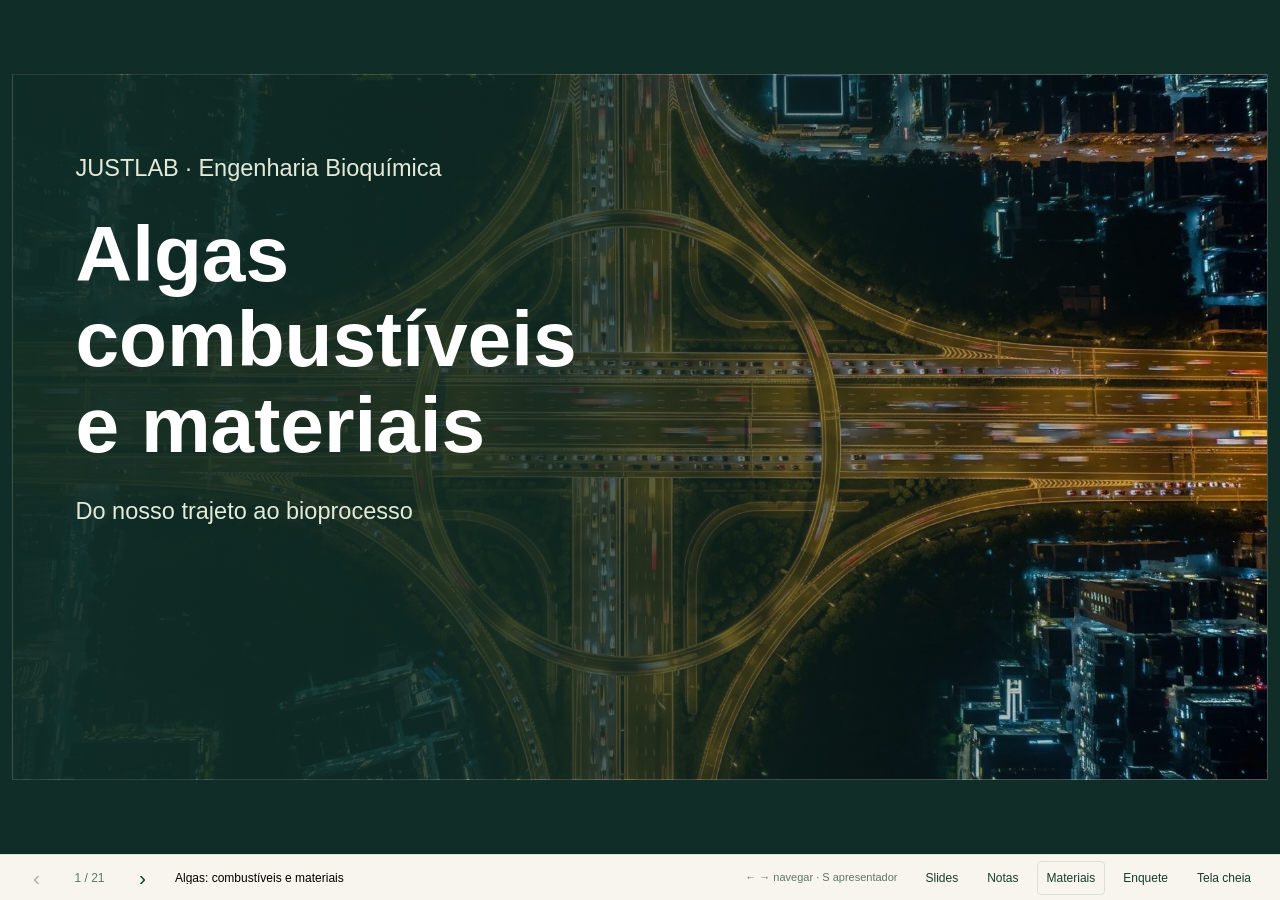
<file: index.html>
<!doctype html><html lang="pt-BR"><head><meta charset="utf-8"><meta name="viewport" content="width=device-width,initial-scale=1"><meta name="description" content="Aula sobre algas, combustíveis e materiais, com enquete de mobilidade, painel ao vivo e Algae Farm."><meta name="referrer" content="no-referrer"><title>Algas: combustíveis e materiais · JUSTLAB</title><link rel="stylesheet" href="vendor/reveal.css"><link rel="stylesheet" href="presentation.css"><link rel="stylesheet" href="polls.css"><link rel="stylesheet" href="portugues.css?v=20261109-experimento"></head><body><main class="deck-wrap"><div class="reveal"><div class="slides"><section class="visual-slide dark" data-title="Algas: combustíveis e materiais" aria-label="1. Algas: combustíveis e materiais"><img class="photo cover-photo" src="assets/pt/cover.webp" alt="Vista noturna de vias urbanas e tráfego"><div class="cover-shade"></div><div class="cover-copy"><p>JUSTLAB · Engenharia Bioquímica</p><h1>Algas<br>combustíveis<br>e materiais</h1><p>Do nosso trajeto ao bioprocesso</p></div><aside class="notes">00–01 min. Apresente a pergunta central: como substituir tanto energia quanto matérias-primas derivadas de petróleo? Abra imediatamente o QR do próximo slide. Roteiro de 60 min: mobilidade e ciclo de vida até 12 min, exposição até 50 min, jogo e discussão nos últimos 10 min. A fotografia do material fornecido é uma abertura visual, sem demonstrar um benefício quantitativo.

FONTES
R01 — Material fornecido da disciplina Sustainable Future · PDFs indexados no arquivo da aula. As páginas citadas são páginas do PDF, sem equivaler necessariamente à numeração interna dos slides. 
R38 — Apresentação pública da aula · 21 slides HTML com enquete de mobilidade e jogo incorporados. https://molino-algae.github.io/algae-sustainable-future/</aside></section>
<section data-title="Como chegamos ao campus?" aria-label="2. Como chegamos ao campus?"><h1 class="activity-title">Como chegamos ao campus?</h1><p class="activity-subtitle">Pense em uma semana habitual de aulas.</p><iframe class="dashboard-frame" data-src="dashboard.html?dashboard=5DHYXTGV" title="Resultados ao vivo da turma" referrerpolicy="no-referrer" tabindex="-1"></iframe><aside class="student-entry"><h2>Responda no celular</h2><a href="https://molino-algae.github.io/justlab-site/commute/?room=5DHYXTGV" target="_blank" rel="noopener"><img src="assets/student-qr.png" alt="QR code do formulário anônimo da turma 5DHYXTGV" width="264" height="264"></a><strong class="code">5DHYXTGV</strong><p>Sem login<br>Resposta anônima</p></aside><a class="activity-link" href="https://molino-algae.github.io/justlab-site/commute/?dashboard=5DHYXTGV" target="_blank" rel="noopener">Abrir painel em outra janela</a><p class="activity-meta">10–12 min</p><div class="print-only dashboard-print">Escaneie o QR e distribua seus trajetos entre os meios de transporte.<br><br>O painel online mostra o total da turma e a média por pessoa.</div><aside class="notes">01–10 min. Descreva uma semana habitual. Ida e volta são trajetos separados, até 14; distribua os trajetos entre os modos e informe a distância aproximada de um percurso. Carona +1 inclui quem dirige e mais uma pessoa. Não peça nome nem endereço. O aplicativo mostra no celular a estimativa individual e no painel a soma e a média por respondente, em kg CO₂e por semana habitual. Pessoas sem deslocamento entram na média. A distância é passageiro-km, sem descontar caronas da soma das pessoas.

Fatores ADEME França são referências didáticas, sem medir a frota brasileira. Uber é aproximação de carro com um passageiro pagante, sem percursos vazios; outro/combinado deixa a estimativa parcial. Exemplo para discutir: 14 × 8 km, sete trajetos de ônibus e sete de bicicleta, resultam em 6,86504 kg CO₂e. Com Bruno (80 km de carro), a turma fictícia soma 192 passageiro-km e 20,44168 kg; média 10,22084 kg.

A comparação de voo usa a mesma distância de passageiros e o fator 0,225 kg CO₂e/passageiro-km, incluindo rastros de condensação. Para a turma fictícia, 43,2 kg, razão 2,11. Não é um voo real de 192 km nem um avião inteiro. A razão depende das respostas e pode ser indefinida ou parcial. Os dados anteriores continuam guardados. O botão Enquete permite salvar e iniciar outra coleta com o link pessoal de gestão. Não compartilhe esse link com os alunos.

FONTES
R05 — ADEME e Impact CO₂ base fixada de transporte · Arquivo de dados no commit db0e80a605e3b3fe5c49bde3bceabced4b179656, comparado às constantes do aplicativo. https://github.com/incubateur-ademe/impactco2/blob/db0e80a605e3b3fe5c49bde3bceabced4b179656/src/data/categories/deplacement.ts
R06 — ADEME carro compacto ou médio a gasolina · Valor exibido arredondado: 170 g CO₂e/passageiro-km; separação entre fabricação e combustível. https://impactco2.fr/outils/transport/voiture-compact-essence
R07 — ADEME ônibus a combustão · Valor exibido arredondado: 122 g CO₂e/passageiro-km. https://impactco2.fr/outils/transport/busthermique
R32 — ADEME voo curto · 225 g CO₂e/passageiro-km para rotas de 300–1.000 km, incluindo rastros de condensação e excluindo infraestrutura. https://impactco2.fr/outils/transport/avion-courtcourrier
R33 — ADEME voo médio · 185 g CO₂e/passageiro-km para rotas de 1.000–2.000 km. https://impactco2.fr/outils/transport/avion-moyencourrier
R34 — ADEME voo longo · 178 g CO₂e/passageiro-km para rotas acima de 5.000 km. https://impactco2.fr/outils/transport/avion-longcourrier</aside></section>
<section class="visual-slide " data-title="Além do trajeto" aria-label="3. Além do trajeto"><h1>Além do trajeto</h1><div class="flow "><div>Matérias-primas</div><span aria-hidden="true">→</span><div>Fabricação</div><span aria-hidden="true">→</span><div>Energia e uso</div><span aria-hidden="true">→</span><div>Destino final</div></div><div class="life-example"><strong>19.200 km</strong><span>8 anos × 2.400 km/ano</span><p>Qual fronteira estamos comparando?</p></div><aside class="notes">10–12 min. Pergunte o que acontece antes e depois da viagem. Defina serviço, vida útil e fronteira. O exemplo ECF/TNO de 2011 estima cerca de 5 g CO₂e/km de fabricação e manutenção da bicicleta, dividindo pela vida de oito anos a 2.400 km/ano. Com a hipótese alimentar desse estudo, o total chega a cerca de 21 g/km; infraestrutura e descarte ficam fora. O painel usa outra base, ADEME, sem alimentação adicional: 0,17 g/km para bicicleta. Compare cenários completos, sem somar duas vezes fabricação nem tratar os valores como a mesma fronteira. Segurança, acesso e deficiência também condicionam a mobilidade.

FONTES
R08 — Blondel Mispelon e Ferguson 2011 sobre ciclismo · ECF/TNO. Páginas impressas 9–11: vida útil, fabricação, manutenção e hipóteses de alimentação. https://ecf.com/media/resources/2016/ECF_CO2_WEB.pdf
R05 — ADEME e Impact CO₂ base fixada de transporte · Arquivo de dados no commit db0e80a605e3b3fe5c49bde3bceabced4b179656, comparado às constantes do aplicativo. https://github.com/incubateur-ademe/impactco2/blob/db0e80a605e3b3fe5c49bde3bceabced4b179656/src/data/categories/deplacement.ts</aside></section>
<section class="visual-slide " data-title="A expansão da energia fóssil" aria-label="4. A expansão da energia fóssil"><h1>A expansão da energia fóssil</h1><img class="fossil-chart" src="assets/pt/fossil-history.png" alt="Oferta mundial de energia fóssil de 1800 a 2023 em TWh, separada em carvão, petróleo e gás"><p class="source-line">Energy Institute, Smil e EIA · Our World in Data · série até 2023</p><aside class="notes">12–15 min. Peça que localizem a época dos pais ou avós. A série quantitativa começa em 1800, não há milhares de anos. A unidade é TWh, sem representar emissões diretamente. O gráfico foi refeito em português com o arquivo oficial OWID baixado em 8/11/2026, mantendo o recorte 1800–2023. A base atual cita Energy Institute 2026, Smil 2017 e EIA 2026; metadados e CSV ficam nos materiais. Isso atualiza a versão da série do gráfico anterior, sem misturar seu método com a participação histórica de 2022 no slide seguinte. Os valores anteriores a 1965 são estimativas históricas de Smil. Relacione o estoque geológico de carbono à rápida combustão na industrialização.

FONTES
R03 — Our World in Data sobre combustíveis fósseis · Gráfico do consumo fóssil mundial, com dados do Energy Institute e de Smil. https://ourworldindata.org/fossil-fuels
R02 — Our World in Data sobre a matriz energética · Metodologia e revisão de agosto de 2026. O retrato histórico utilizado na aula permanece identificado separadamente. https://ourworldindata.org/energy-mix</aside></section>
<section class="visual-slide " data-title="De onde vem a energia?" aria-label="5. De onde vem a energia?"><h1>De onde vem a energia?</h1><img class="chart-visual energy-chart" src="assets/pt/world_energy.png" alt="Oferta mundial total de energia em 2022: carvão 27,6%, petróleo 30,2%, gás 23,1%, outras 19,1%"><div class="energy-photos"><img class="photo " src="assets/pt/solar.webp" alt="Painéis solares"><img class="photo " src="assets/pt/nuclear.webp" alt="Usina nuclear"></div><aside class="notes">15–17 min. O retrato histórico de oferta total mundial fornecido na Aula 1 p 9 tem carvão 27,6%, petróleo 30,2% e gás 23,1%: soma 80,9%, corrigindo a transcrição anterior de 81,7%. Outras fontes somam 19,1% e não equivalem automaticamente a renováveis ou emissão zero. A versão original exata da base ainda não foi identificada; preserve o ano. Solar, eólica e nuclear são exemplos de outras opções. Nuclear costuma ser classificada como não renovável e tem baixas emissões de ciclo de vida. Eletricidade é um vetor energético e petróleo também fornece carbono para materiais. No Brasil, os 86,8% renováveis de 2025 se referem à oferta interna de eletricidade (BEN 2026), sem representar toda a energia ou um fator de carbono.

FONTES
R01 — Material fornecido da disciplina Sustainable Future · PDFs indexados no arquivo da aula. As páginas citadas são páginas do PDF, sem equivaler necessariamente à numeração interna dos slides. 
R02 — Our World in Data sobre a matriz energética · Metodologia e revisão de agosto de 2026. O retrato histórico utilizado na aula permanece identificado separadamente. https://ourworldindata.org/energy-mix
R11 — EPE BEN 2026 ano base 2025 · Página impressa 35: 86,8% de renováveis na oferta interna de eletricidade, incluindo importações líquidas. https://www.epe.gov.br/sites-pt/publicacoes-dados-abertos/publicacoes/PublicacoesArquivos/publicacao-975/topico-847/BEN_S%C3%ADntese_2026_PT.pdf</aside></section>
<section class="visual-slide transport-slide" data-title="CO₂ do transporte" aria-label="6. CO₂ do transporte">
  <h1>CO₂ do transporte</h1>
  <div class="transport-summary">
    <strong>24%</strong>
    <p>do CO₂ mundial ligado à energia veio dos transportes em 2018</p>
  </div>
  <div class="transport-bars">
    <p>Participação no CO₂ do setor · 2018</p>
    <div><span>Rodovias</span><i style="width:372.5px;background:#287354" aria-hidden="true"></i><b>74,5%</b></div>
    <div><span>Aviação</span><i style="width:58px;background:#b95c44" aria-hidden="true"></i><b>11,6%</b></div>
    <div><span>Navegação</span><i style="width:53px;background:#233b5b" aria-hidden="true"></i><b>10,6%</b></div>
    <div><span>Ferrovias e outros</span><i style="width:16px;background:#859b8e" aria-hidden="true"></i><b>3,2%</b></div>
  </div>
  <figure class="transport-energy" aria-labelledby="transport-energy-title">
    <figcaption id="transport-energy-title">Consumo final de energia</figcaption>
    <p>Mundo · Por setor · 2018</p>
    <div class="transport-energy-body">
      <img src="assets/pt/transport-energy-2018.png" alt="" width="176" height="176">
      <ul>
        <li><i style="background:#287354" aria-hidden="true"></i><span>Transportes</span><strong>31%</strong></li>
        <li><i style="background:#233b5b" aria-hidden="true"></i><span>Indústria</span><strong>32%</strong></li>
        <li><i style="background:#b95c44" aria-hidden="true"></i><span>Residências</span><strong>22%</strong></li>
        <li><i style="background:#859b8e" aria-hidden="true"></i><span>Outros</span><strong>15%</strong></li>
      </ul>
    </div>
  </figure>
  <img class="photo transport-photo" src="assets/pt/ship.webp" alt="Navio porta-contêineres">
  <p class="source-line">Emissões (IEA via Our World in Data) · Energia final (ONU, tabela 76)</p>
  <aside class="notes">17–19 min. Em 2018, o transporte respondeu por cerca de 24% do CO₂ mundial relacionado à energia. O cálculo da Our World in Data usa aproximadamente 8 Gt de CO₂ do transporte sobre 33,5 Gt de CO₂ ligado à energia, com dados da IEA.

As barras mostram o CO₂ do transporte de passageiros e cargas no mundo em 2018. No mesmo denominador, as rodovias somam 45,1% de passageiros e 29,4% de cargas. Aviação representa 11,6%, navegação internacional 10,6%, e ferrovias e outros modos 3,2%. Pergunte por que a dificuldade técnica de substituir combustíveis também pesa nas prioridades de pesquisa.

A pizza usa o consumo final mundial de energia em 2018, cerca de 375,0 EJ destinados a usos energéticos. A ONU registra 115,3 EJ para transportes, 121,1 para indústria, 84,0 para residências e 54,5 para outros setores. As fatias usam valores em EJ e a legenda arredonda as participações para números inteiros. Assim, os transportes representam aproximadamente 31% da energia final consumida nesse recorte. A fotografia vem da Aula 10, p. 15.

FONTES
R04 — Our World in Data, divisão modal e participação no CO₂ relacionado à energia, nota 1. https://ourworldindata.org/co2-emissions-from-transport#note-1
ONU — Energy Statistics Pocketbook 2021, tabela 76, p. 40. https://unstats.un.org/unsd/energystats/pubs/documents/2021pb-web.pdf
R01 — Material fornecido da disciplina Sustainable Future, Aula 10, p. 15.</aside>
</section>
<section class="visual-slide " data-title="Menos viagens de carro" aria-label="7. Menos viagens de carro"><h1>Menos viagens de carro</h1><div class="urban-photos"><img class="photo " src="assets/pt/street.webp" alt="Ilustração de rua com mobilidade ativa e compartilhada"><img class="photo " src="assets/pt/tram.webp" alt="Transporte público sobre trilhos em San Diego"></div><p class="big-bottom">Caminhar · pedalar · compartilhar · transporte coletivo</p><aside class="notes">19–20 min. Volte às alternativas da turma. Caminhada e bicicleta seguras, urbanismo e transporte coletivo acessível mudam a demanda por viagens individuais, além de mudar o motor. A cena de rua é ilustração do material fornecido, sem documentar uma cidade específica. O bonde é de San Diego. Distância, segurança, acesso e ocupação precisam acompanhar a comparação.

FONTES
R01 — Material fornecido da disciplina Sustainable Future · PDFs indexados no arquivo da aula. As páginas citadas são páginas do PDF, sem equivaler necessariamente à numeração interna dos slides. </aside></section>
<section class="visual-slide " data-title="Carros elétricos no ciclo de vida" aria-label="8. Carros elétricos no ciclo de vida"><h1>Carros elétricos no ciclo de vida</h1><img class="chart-visual brazil-chart" src="assets/pt/brazil_ev.png?v=20261109-etanol" alt="ICCT Brasil, carros de 2023. Flex só com gasolina C, flex com uso médio de gasolina e etanol, flex só com etanol hidratado e elétrico a bateria. Compacto 186, 155, 107, 55. Médio 186, 155, 107, 52. SUV compacto 217, 181, 125, 59. Valores em g CO₂e por veículo-km."><p class="source-line">ICCT Brasil, 2023 · modelo de vida útil: 22 anos e 288.000 km</p><aside class="notes">20–23 min. Compare veículos da mesma categoria. O ICCT Brasil 2023 estimou, em g CO₂e por veículo-km, os valores para flex só a gasolina C, flex com uso médio de gasolina C e etanol hidratado, flex só com etanol hidratado e elétrico a bateria, nessa ordem. Compacto 186, 155, 107, 55. Médio 186, 155, 107, 52. SUV compacto 217, 181, 125, 59. Os três cenários de combustão usam o mesmo veículo flex, com abastecimentos diferentes. Gasolina C é a gasolina comercial com etanol anidro na formulação.

As barras distribuem as emissões modeladas por 288.000 km em 22 anos. Entram a extração de matérias-primas, a fabricação, a manutenção, a produção e o uso de combustível ou eletricidade, e a reciclagem do chassi e do conjunto de propulsão. Para a bateria, entra a produção, com crédito zero para reciclagem ou segunda vida. Os cenários de combustíveis e eletricidade seguem as projeções do estudo para 2023–2044.

Referência alternativa separada. ICCT UE 2025 estima, para carros médios, 235 g/km no cenário gasolina mais biocombustíveis, 63 no elétrico com a rede projetada e 52 no elétrico com eletricidade renovável.

FONTES
R10 — ICCT Brasil (2023), figuras 5–7, discussão dos veículos de 2023 e escopo da ACV. https://theicct.org/wp-content/uploads/2023/10/Brazil-LDV-LCA-report-A4-PORT-v4.pdf
R09 — ICCT União Europeia (2025), avaliação de ciclo de vida. https://theicct.org/publication/electric-cars-life-cycle-analysis-emissions-europe-jul25/</aside></section>
<section class="visual-slide " data-title="Quanto pesa a energia?" aria-label="9. Quanto pesa a energia?"><h1>Quanto pesa a energia?</h1><img class="photo half-photo" src="assets/pt/plane.webp" alt="Aeronave comercial"><div class="energy-numbers"><div><strong>43,2</strong><span>MJ/kg · Jet A</span></div><div><strong>0,9</strong><span>MJ/kg · bateria a 250 Wh/kg</span></div><p>Energia armazenada ≠ autonomia</p></div><aside class="notes">23–26 min. Converta com a turma: 250 Wh/kg × 3,6 kJ/Wh = 900 kJ/kg = 0,9 MJ/kg. Jet A tem poder calorífico inferior de 43,2 MJ/kg: razão armazenada de 48. A bateria é uma hipótese de conjunto a 250 Wh/kg, não um recorde de célula. Isso não significa 48 vezes a autonomia. Como sensibilidade hipotética, 35% de conversão útil para combustível e 90% para elétrico dão 15,12 contra 0,81 MJ/kg, razão 18,7; não representam uma aeronave específica. Reservas, refrigeração, aerodinâmica, massa do conjunto e queima de combustível entram no projeto. Aviões curtos e algumas rotas marítimas podem usar baterias; longo alcance impõe outras restrições.

FONTES
R13 — Boeing CASCADE parâmetros de energia · Tabela 58: poder calorífico inferior do Jet A de 43,2 MJ/kg e conversão entre kWh e MJ. https://docs.cascade.boeing.com/docs/costs/index.html
R14 — Embry Riddle sobre aeronaves elétricas · Energia específica de conjuntos de baterias próxima de 0,20–0,25 kWh/kg; distinguir conjunto e célula. https://eaglepubs.erau.edu/introductiontoaerospaceflightvehicles/chapter/electric-aircraft/</aside></section>
<section class="visual-slide " data-title="Décadas de operação" aria-label="10. Décadas de operação"><h1>Décadas de operação</h1><div class="fleet-photos"><img class="photo " src="assets/pt/flightmap.webp" alt="Instantâneo de tráfego aéreo"><img class="photo " src="assets/pt/shipmap.webp" alt="Instantâneo de tráfego marítimo"></div><p class="big-bottom"><strong>25–30 anos</strong> · duas referências de vida útil</p><aside class="notes">26–28 min. EASA informa aposentadoria típica de aeronaves de passageiros aos 25–30 anos; aeronaves cargueiras podem operar mais. IRENA descreve vida técnica usual de navios de 25–30 anos. São métricas diferentes, sem fixar um único prazo para renovar toda a frota. Reformas, utilização, novos projetos e disponibilidade de combustível alteram a transição. Os mapas são instantâneos de tráfego do curso, não inventários de emissões. Ferrovias com cabos recebem energia externamente e não têm a mesma restrição de carregar toda a energia a bordo.

FONTES
R15 — EASA sustentabilidade no fim da vida das aeronaves · Aposentadoria típica de aeronaves de passageiros após 25–30 anos; cargas frequentemente 30–40. https://www.easa.europa.eu/en/light/topics/sustainability-end-life-phase-aircraft
R16 — IRENA 2021 descarbonização da navegação até 2050 · Página impressa 25: vida técnica usual de navios de 25–30 anos. https://www.irena.org/-/media/Files/IRENA/Agency/Publication/2021/Oct/IRENA_Decarbonising_Shipping_2021.pdf
R01 — Material fornecido da disciplina Sustainable Future · PDFs indexados no arquivo da aula. As páginas citadas são páginas do PDF, sem equivaler necessariamente à numeração interna dos slides. </aside></section>
<section class="visual-slide " data-title="Combustível sustentável de aviação" aria-label="11. Combustível sustentável de aviação"><h1>Combustível sustentável<br>de aviação</h1><div class="saf-word">SAF</div><div class="flow saf-flow"><div>Qualificação técnica</div><span aria-hidden="true">→</span><div>Avaliação de sustentabilidade</div></div><p class="big-bottom">Matéria-prima → processo → ciclo de vida</p><aside class="notes">28–30 min. SAF é a sigla usada internacionalmente para combustível sustentável de aviação. Separe qualificação de desempenho e segurança da avaliação de sustentabilidade. A combustão continua emitindo CO₂; a redução potencial depende do ciclo de vida e do comparador fóssil. Não use redução universal de 80% nem aprovação universal de combustível 100% em toda a frota. Limites de mistura dependem da rota. A página ICAO consultada tem narrativa datada de julho de 2023; sua contagem de rotas não é um total atualizado de 2026.

FONTES
R17 — ICAO processos de conversão de SAF · Tabela de rotas aprovadas; o texto de apresentação está explicitamente datado de julho de 2023. https://www.icao.int/SAF/saf-conversion-processes
R18 — ICAO CORSIA emissões de ciclo de vida dos combustíveis · Método que considera emissões do processo e efeitos de uso da terra. https://www.icao.int/CORSIA/fuels-lifecycle</aside></section>
<section class="visual-slide " data-title="Rotas para o combustível de aviação" aria-label="12. Rotas para o combustível de aviação"><h1>Rotas para o combustível de aviação</h1><div class="route-photos"><div><img class="photo " src="assets/pt/corn.webp" alt="Milho como ilustração de matéria-prima para etanol"><h2>Etanol → ATJ</h2></div><div><img class="photo " src="assets/pt/micro.webp" alt="Imagem de satélite apresentada no material fornecido para ilustrar algas"><h2>Algas → conversão</h2></div></div><p class="source-line">Diferentes matérias-primas, processos e níveis de maturidade</p><aside class="notes">30–33 min. ATJ converte álcool em hidrocarbonetos por etapas que incluem desidratação, oligomerização e hidrogenação/refino. LanzaJet informou querosene de etanol dentro da especificação em 13/11/2025, marco declarado pela empresa, sem equivaler a auditoria de volume anual. PNNL 2025 combina experimento de liquefação hidrotérmica de algas de águas residuárias e análise econômica; não demonstra fornecimento comercial certificado de SAF algal. Seu preço mínimo modelado é US$9,04 por galão equivalente de gasolina, sensibilidade 6,51–13,07; a unidade é equivalência energética. A imagem de satélite e a imagem de milho são ilustrativas, sem identificar a matéria-prima exata desses estudos ou C. pacifica.

FONTES
R19 — LanzaJet anúncio de Freedom Pines em 13 de novembro de 2025 · Anúncio da empresa de combustível de etanol dentro da especificação e operação completa da planta. https://www.lanzajet.com/news-insights/lanzajet-makes-history
R20 — Kumar e colaboradores 2025 HTL de algas de águas residuárias · Energy Conversion and Management X 27, 101096. DOI 10.1016/j.ecmx.2025.101096. https://www.pnnl.gov/publications/hydrothermal-liquefaction-wastewater-grown-algae-produce-sustainable-aviation-fuel
R21 — Zhou e Hu 2020 conversão termoquímica e refino de óleo algal · Catalysts 10(2), 145. DOI 10.3390/catal10020145. Fonte conceitual do esquema de rotas, sem demonstrar o rendimento desta cepa. https://www.mdpi.com/2073-4344/10/2/145
R01 — Material fornecido da disciplina Sustainable Future · PDFs indexados no arquivo da aula. As páginas citadas são páginas do PDF, sem equivaler necessariamente à numeração interna dos slides. </aside></section>
<section class="visual-slide " data-title="Algas: diversidade e possibilidades" aria-label="13. Algas: diversidade e possibilidades"><h1>Algas: diversidade e possibilidades</h1><img class="photo diversity-photo" src="assets/pt/diversity.webp" alt="Colagem de diferentes grupos de algas e organismos fotossintéticos"><p class="big-bottom">Luz · CO₂ · água · nutrientes</p><aside class="notes">33–34 min. A colagem da Aula 9 p 13 ilustra organismos de grupos diferentes, sem representar uma única espécie. A pesquisa da aula trabalha com a microalga verde Chlamydomonas pacifica. A assimilação fotossintética de carbono não estabelece sequestro permanente nem benefício de ciclo de vida por si só. Cultivo, nutrientes, temperatura, circulação, colheita e conversão precisam de recursos.

FONTES
R01 — Material fornecido da disciplina Sustainable Future · PDFs indexados no arquivo da aula. As páginas citadas são páginas do PDF, sem equivaler necessariamente à numeração interna dos slides. 
R24 — Dutra Molino e colaboradores 2025 descrição de C pacifica · Algal Research 88, 104034. DOI 10.1016/j.algal.2025.104034. Caracterização da espécie e tolerância. https://doi.org/10.1016/j.algal.2025.104034
R18 — ICAO CORSIA emissões de ciclo de vida dos combustíveis · Método que considera emissões do processo e efeitos de uso da terra. https://www.icao.int/CORSIA/fuels-lifecycle</aside></section>
<section class="visual-slide " data-title="Da biomassa ao combustível" aria-label="14. Da biomassa ao combustível"><h1>Da biomassa ao combustível</h1><div class="fuel-paths"><div class="flow "><div>Lipídios</div><span aria-hidden="true">→</span><div>Esterificação</div><span aria-hidden="true">→</span><div>Biodiesel FAME</div></div><div class="flow "><div>Óleos</div><span aria-hidden="true">→</span><div>Hidroprocessamento + H₂</div><span aria-hidden="true">→</span><div>Hidrocarbonetos</div></div><div class="flow "><div>Açúcares</div><span aria-hidden="true">→</span><div>Etanol → ATJ</div><span aria-hidden="true">→</span><div>Hidrocarbonetos</div></div><div class="flow "><div>Biomassa úmida</div><span aria-hidden="true">→</span><div>HTL → refino + H₂</div><span aria-hidden="true">→</span><div>Fração de aviação</div></div></div><p class="source-line">Rotas químicas distintas · HTL é apresentada como rota de pesquisa</p><aside class="notes">34–36 min. FAME são ésteres metílicos de ácidos graxos, uma classe de biodiesel, distintos do querosene de hidrocarbonetos. A síntese demonstrada no estudo ACS inclui saponificação seguida de esterificação ácida com metanol, não etanol/FAEE. Hidroprocessamento remove oxigênio e utiliza hidrogênio. Amido precisa ser hidrolisado e convertido a etanol antes de ATJ. HTL forma bio-óleo intermediário úmido que requer refino; não produz automaticamente querosene acabado e aprovado. Cada seta exige rendimento, energia e recuperação.

FONTES
R23 — Gupta e Dutra Molino e colaboradores 2025 engenharia de C pacifica para lipídios e amido · ACS ES&amp;T Engineering 5, 36–49; online em 25 de novembro de 2024. Figuras 1 e 4–6. DOI 10.1021/acsestengg.4c00443. https://doi.org/10.1021/acsestengg.4c00443
R21 — Zhou e Hu 2020 conversão termoquímica e refino de óleo algal · Catalysts 10(2), 145. DOI 10.3390/catal10020145. Fonte conceitual do esquema de rotas, sem demonstrar o rendimento desta cepa. https://www.mdpi.com/2073-4344/10/2/145
R17 — ICAO processos de conversão de SAF · Tabela de rotas aprovadas; o texto de apresentação está explicitamente datado de julho de 2023. https://www.icao.int/SAF/saf-conversion-processes
R20 — Kumar e colaboradores 2025 HTL de algas de águas residuárias · Energy Conversion and Management X 27, 101096. DOI 10.1016/j.ecmx.2025.101096. https://www.pnnl.gov/publications/hydrothermal-liquefaction-wastewater-grown-algae-produce-sustainable-aviation-fuel</aside></section>
<section class="visual-slide " data-title="Materiais de carbono biológico" aria-label="15. Materiais de carbono biológico"><h1>Materiais de carbono biológico</h1><div class="material-photos"><img class="photo " src="assets/pt/surf.webp" alt="Prancha apresentada no material fornecido"><img class="photo " src="assets/pt/shoes.webp" alt="Calçados apresentados no material fornecido"></div><p class="big-bottom">Origem do carbono · desempenho · destino final</p><aside class="notes">36–38 min. Diferencie base biológica (origem), biodegradável (decomposição em condições definidas) e compostável (critérios de compostagem). A fotografia de um produto não estabelece sua fração biológica nem biodegradação completa. Gunawan 2020 estudou uma formulação de espuma de poliéster-poliuretano durante 12 semanas: perda de massa de 30% em composto e 71% no solo, não mineralização completa de todo carbono nem comportamento de todos os polímeros. Uma rota pode fornecer precursores para polióis e materiais; o processo completo exige desempenho e avaliação de destino final. História para discussão: uma alga chamada pacifica foi isolada de solo em San Diego, não do mar.

FONTES
R22 — Comissão Europeia plásticos de base biológica biodegradáveis e compostáveis · Definições separam origem da matéria-prima, biodegradação e condições de compostagem. https://environment.ec.europa.eu/topics/plastics/bio-based-biodegradable-and-compostable-plastics_en
R29 — Gunawan e colaboradores 2020 biodegradação de espumas renováveis de PU · Bioresource Technology Reports 11, 100513. DOI 10.1016/j.biteb.2020.100513. Ensaios específicos em solo e composto. https://doi.org/10.1016/j.biteb.2020.100513
R23 — Gupta e Dutra Molino e colaboradores 2025 engenharia de C pacifica para lipídios e amido · ACS ES&amp;T Engineering 5, 36–49; online em 25 de novembro de 2024. Figuras 1 e 4–6. DOI 10.1021/acsestengg.4c00443. https://doi.org/10.1021/acsestengg.4c00443
R24 — Dutra Molino e colaboradores 2025 descrição de C pacifica · Algal Research 88, 104034. DOI 10.1016/j.algal.2025.104034. Caracterização da espécie e tolerância. https://doi.org/10.1016/j.algal.2025.104034
R01 — Material fornecido da disciplina Sustainable Future · PDFs indexados no arquivo da aula. As páginas citadas são páginas do PDF, sem equivaler necessariamente à numeração interna dos slides. </aside></section>
<section class="visual-slide " data-title="Do organismo ao processo" aria-label="16. Do organismo ao processo"><h1>Do organismo ao processo</h1><h2 class="species">Chlamydomonas pacifica</h2><img class="pond-photo" src="assets/pt/raceways.webp" alt="Fotografia original de três tanques instrumentados"><div class="pond-key"><strong>Cepa → cultivo → produto</strong><p>Tanques 1–3 · sondas de temperatura e pH · sensores de luz</p><p class="small">Fotografia do estudo de enzima · pré-publicação</p></div><aside class="notes">38–40 min. Apresente a lógica da pesquisa: selecionar hospedeiro tolerante, alterar composição e demonstrar conversão em produto. C. pacifica veio de solo de San Diego. O resumo taxonômico relata tolerância pH 6–11,5, até 42° C e até 2% de NaCl, em ensaios específicos, sem prometer produtividade ótima simultânea nos extremos.

A fotografia original dos slides adicionais 6–7 é do trabalho separado de enzima, pré-publicação R27, cujo resumo descreve três tanques de 80 L. Preserve a identidade do experimento. Tradução dos rótulos originais: Pond = tanque; Temp probe = sonda de temperatura; pH probe = sonda de pH; Light Sensor = sensor de luz. As quatro máximas de 16 g/m²/dia,1672µmol fótons/m²/s,40,5° C,pH 10,85 não foram verificadas no texto/dados integrais; não as apresente como confirmadas nem combine com a composição do artigo ACS.

O estudo ACS é de engenharia para lipídios e amido, com demonstração de biodiesel e TPU, sem SAF certificado ou ACV comercial completa. Preservar coautoria principal compartilhada conforme o artigo.

FONTES
R23 — Gupta e Dutra Molino e colaboradores 2025 engenharia de C pacifica para lipídios e amido · ACS ES&amp;T Engineering 5, 36–49; online em 25 de novembro de 2024. Figuras 1 e 4–6. DOI 10.1021/acsestengg.4c00443. https://doi.org/10.1021/acsestengg.4c00443
R24 — Dutra Molino e colaboradores 2025 descrição de C pacifica · Algal Research 88, 104034. DOI 10.1016/j.algal.2025.104034. Caracterização da espécie e tolerância. https://doi.org/10.1016/j.algal.2025.104034
R27 — Diaz e Dutra Molino e colaboradores 2025 PHL7 em C pacifica · bioRxiv v1 de 15 de maio de 2025. DOI 10.1101/2025.05.14.654053. Resumo e metadados verificados; as máximas numéricas não foram recomputadas. https://doi.org/10.1101/2025.05.14.654053
R28 — Dados suplementares depositados pelos autores em 2025 · DOI 10.5281/zenodo.15411934. Registro e metadados confirmados; download do arquivo retornou acesso negado e os dados não foram recomputados. https://zenodo.org/records/15411934</aside></section>
<section class="visual-slide selection-slide" data-title="Selecionar e testar tolerância" aria-label="17. Selecionar e testar tolerância"><h1>Selecionar e testar tolerância</h1><div class="flow "><div>Diversidade</div><span aria-hidden="true">→</span><div>Seleção em alta luz</div><span aria-hidden="true">→</span><div>Comparação de fenótipos</div></div><figure class="selection-experiment"><img src="assets/pt/gradientes-luz-ph.webp" width="1741" height="762" alt="Ensaios de tolerância de microalgas. À esquerda, aparato e gradiente de luz que compara a cepa evoluída à selvagem. À direita, placa indicadora do gradiente de pH, escala de cores e placa de crescimento."></figure><div class="selection-question"><strong>Sobreviver é suficiente?</strong><p>Crescimento · estabilidade · produtividade</p></div><aside class="notes">40–43 min. O artigo ACS apresenta mutagênese, cruzamento e seleção para alta luminosidade, seguidos por testes de fenótipo. Esta é uma síntese didática própria, não tradução da figura científica protegida. Diferencie seleção de modificação direcionada e desempenho celular de desempenho do processo. Houve ganho de tolerância à alta luz; o contraste de pH não demonstrou melhora definitiva por evolução.

Se houver tempo, conecte ao estudo posterior de fatores de transcrição: 162 proteínas previstas computacionalmente não são todas validadas. Marcação com vermelho do Nilo na faixa PE-A com três réplicas biológicas e limiar 7,7 ×10⁴RFU descreve fluorescência. Lipidômica semiquantitativa mede abundância relativa de TAG152±21 frente a 369±70 por mg, cerca de 2,43 vezes, não volume de combustível. Estudos e unidades precisam permanecer separados.

FONTES
R23 — Gupta e Dutra Molino e colaboradores 2025 engenharia de C pacifica para lipídios e amido · ACS ES&amp;T Engineering 5, 36–49; online em 25 de novembro de 2024. Figuras 1 e 4–6. DOI 10.1021/acsestengg.4c00443. https://doi.org/10.1021/acsestengg.4c00443
R25 — Gupta Oliver Dutra Molino e colaboradores 2025 fatores de transcrição endógenos · Algal Research 90, 104192. DOI 10.1016/j.algal.2025.104192. Figuras 5–6, métodos e lipidômica. https://doi.org/10.1016/j.algal.2025.104192</aside></section>
<section class="visual-slide " data-title="Mais lipídios e amido" aria-label="18. Mais lipídios e amido"><h1>Mais lipídios e amido</h1><img class="chart-visual research-chart" src="assets/pt/research_content.png" alt="Valores centrais publicados: lipídios de28,99 para37,00 e amido de36,08 para45,83g por100g de biomassa seca em cepas modificadas diferentes"><p class="source-line">Gupta, Dutra Molino e colaboradores · 2025 · cepas distintas · valores centrais</p><aside class="notes">43–47 min. A unidade é g/100 g de biomassa seca. Lipídios 28,99±0,78→37,00±1,93 na cepa evoluída frente à evoluídaDof; amido 36,08±0,80→45,83±2,68 na referência frente à evoluídaPGM1. Os p relatados são 0,032 e 0,039. Este gráfico didático mostra valores centrais sem barras; consulte a figura original para definições de erro e amostragem. Diferentes cepas elevam cada componente, sem um único genótipo dobrado.

Calcule primeiro diferença 8,01 pontos percentuais, depois ganho relativo 27,63%; para amido 9,75 pontos e 27,02%. Teor não é produtividade de combustível. Produtividades máximas de biomassa no artigo 3,90/3,38/2,83 g/m²/dia para evoluída/Dof/PGM1. Não substituir pelo máximo não verificado 16 de outro trabalho. O estudo usa raceways de 80 L em estufa e três rodadas; extração lipídica descreve duas réplicas técnicas. Pergunte qual medição de recuperação e conversão falta para estimar produto por área e tempo.

FONTES
R23 — Gupta e Dutra Molino e colaboradores 2025 engenharia de C pacifica para lipídios e amido · ACS ES&amp;T Engineering 5, 36–49; online em 25 de novembro de 2024. Figuras 1 e 4–6. DOI 10.1021/acsestengg.4c00443. https://doi.org/10.1021/acsestengg.4c00443</aside></section>
<section class="visual-slide " data-title="Produtos demonstrados" aria-label="19. Produtos demonstrados"><h1>Produtos demonstrados</h1><div class="product-pair"><div><img class="photo " src="assets/pt/fuel.webp" alt="Frascos de biodiesel do estudo, com identificadores de cepa originais"><h2>Biodiesel FAME</h2></div><div><img class="photo " src="assets/pt/tpu.webp" alt="Amostra original de poliuretano termoplástico A2141"><h2>Poliuretano · A2141</h2></div></div><p class="big-bottom">Identidade · propriedades · recuperação</p><aside class="notes">47–50 min. Fotografias de produtos demonstrados no estudo ACS, reproduzidas na Aula 18 p 15. Identificadores Evo e Dof são nomes das amostras originais; Evo significa evoluída, −N indica condição sem nitrogênio. A legenda original Algae-based TPU identifica poliuretano termoplástico de origem algal, A2141. As fotografias não medem, sozinhas, rendimento industrial, fração biológica ou pegada. GC-MS da Fig 5 c tem n=1; preserve a limitação. O tecido revestido mostra aplicação do TPU, sem demonstrar SAF.

Conecte ao balanço do guia: produtividade de biomassa × fração × recuperação × rendimento. Exemplo inventado 12 ×0,35 ×0,75 ×0,90=2,835 g de produto/m²/dia. Maior composição pode acompanhar menor crescimento. Agora os alunos irão explorar esse compromisso no jogo.

FONTES
R23 — Gupta e Dutra Molino e colaboradores 2025 engenharia de C pacifica para lipídios e amido · ACS ES&amp;T Engineering 5, 36–49; online em 25 de novembro de 2024. Figuras 1 e 4–6. DOI 10.1021/acsestengg.4c00443. https://doi.org/10.1021/acsestengg.4c00443
R01 — Material fornecido da disciplina Sustainable Future · PDFs indexados no arquivo da aula. As páginas citadas são páginas do PDF, sem equivaler necessariamente à numeração interna dos slides. </aside></section>
<section data-title="Algae Farm" aria-label="20. Algae Farm" class="game-slide"><h1 class="game-heading">Algae Farm</h1><p class="game-subtitle">Em duplas: escolha um produto e complete um lote.</p><div class="game-tools"><button id="game-qr-button">Jogar no celular · QR</button><a href="https://molino-algae.github.io/justlab-site/games/algae-farm/?minutos=6&amp;modo=direto&amp;cenario=fixo" target="_blank" rel="noopener">Abrir em outra janela ↗</a></div><div class="game-shell"><iframe id="game-frame" class="game-frame" title="Algae Farm: atividade de cultivo e processamento de algas" data-game-url="https://molino-algae.github.io/justlab-site/games/algae-farm/?minutos=6&amp;modo=direto&amp;cenario=fixo" allow="fullscreen" referrerpolicy="no-referrer" hidden></iframe><div class="game-cover" id="game-cover"><button id="load-game">Iniciar atividade</button></div></div><p class="game-note">Observe o produto recuperado, o uso de água e o gasto de energia. Depois, avance para a discussão.</p><div class="print-only game-print"><h1>Algae Farm</h1><p>Em duplas, complete um lote e compare o produto recuperado, a água e a energia.</p><img src="assets/game-qr.png" alt="QR para o jogo"></div><aside class="notes">50–57 min. Reserve um minuto de instrução e seis minutos em duplas. O link seleciona 6 minutos, decisões diretas e cenário fixo. Um link novo não apaga lote salvo; confirme estoques, espécie e melhorias equivalentes. Metade das duplas pode escolher biodiesel, metade materiais. Complete um lote e registre uma decisão, um resultado e um recurso limitante. Não exija desbloquear C. pacifica. O jogo usa regras fictícias de ensino, não kg, kWh, coeficientes validados, ACV ou certificação de combustível. O QR permite jogar no celular. Use as setas abaixo da moldura para retomar a aula.

FONTES
R37 — Algae Farm jogo didático atual · As regras de recursos e pontuação são hipóteses de ensino, sem equivaler a coeficientes validados de processo ou ACV. https://molino-algae.github.io/justlab-site/games/algae-farm/?minutos=6&amp;modo=direto&amp;cenario=fixo</aside></section>
<section class="visual-slide " data-title="O que tornou a rota melhor?" aria-label="21. O que tornou a rota melhor?"><h1>O que tornou a rota melhor?</h1><img class="photo closing-photo" src="assets/pt/equipment.webp" alt="Equipamentos de bioprocessamento apresentados no curso"><div class="closing-words"><p>Produto recuperado</p><p>Energia e água</p><p>Evidência que falta</p></div><aside class="notes">57–60 min. Compare duplas no mesmo contrato e condições iniciais. Qual decisão aumentou produto útil? Qual etapa adicional compensou? O que aconteceu com água e energia? Fichas de materiais e biodiesel são unidades didáticas distintas, sem ordenar contratos por totais brutos. Peça uma variável e uma medição que faltam para demonstrar menor impacto ambiental. Relacione a resposta ao ciclo de vida do trajeto e ao bioprocesso. A fotografia é da Aula 13 p 20, que cita Lips 2021.

Fechamento sugerido: algas fornecem moléculas de carbono e enzimas; a engenharia precisa transformar isso em produção útil, com recursos e impactos medidos. Os materiais em português estão no botão Materiais; versões anteriores em inglês ficam no arquivo.

FONTES
R01 — Material fornecido da disciplina Sustainable Future · PDFs indexados no arquivo da aula. As páginas citadas são páginas do PDF, sem equivaler necessariamente à numeração interna dos slides. 
R23 — Gupta e Dutra Molino e colaboradores 2025 engenharia de C pacifica para lipídios e amido · ACS ES&amp;T Engineering 5, 36–49; online em 25 de novembro de 2024. Figuras 1 e 4–6. DOI 10.1021/acsestengg.4c00443. https://doi.org/10.1021/acsestengg.4c00443
R37 — Algae Farm jogo didático atual · As regras de recursos e pontuação são hipóteses de ensino, sem equivaler a coeficientes validados de processo ou ACV. https://molino-algae.github.io/justlab-site/games/algae-farm/?minutos=6&amp;modo=direto&amp;cenario=fixo</aside></section></div></div></main><nav class="deck-nav" aria-label="Controles da apresentação"><button id="previous" class="nav-arrow" aria-label="Slide anterior" title="Anterior · seta esquerda">‹</button><span id="counter" class="deck-counter">1 / 21</span><button id="next" class="nav-arrow" aria-label="Próximo slide" title="Próximo · seta direita">›</button><span id="current-title" class="deck-current">Algas: combustíveis e materiais</span><span class="key-hint">← → navegar · S apresentador</span><button id="slides-button">Slides</button><button id="notes-button">Notas</button><a class="materials-link" href="materiais.html" target="_blank" rel="noopener">Materiais</a><button id="polls-button">Enquete</button><button id="fullscreen-button" title="Tela cheia">Tela cheia</button></nav><dialog id="poll-dialog" aria-labelledby="poll-heading"><header><div><h2 id="poll-heading">Enquete da aula</h2><p>Controles do professor</p></div><button data-close-dialog aria-label="Fechar controles da enquete">×</button></header><div id="poll-current"><span id="poll-current-code">…</span><div><strong id="poll-current-title"></strong><span id="poll-current-status">Carregando enquete…</span></div></div><p id="poll-message" role="status"></p><section id="poll-unlock"><p>Use seu link de gestão para iniciar novas enquetes e consultar as anteriores. Os estudantes continuam respondendo sem login.</p><form id="poll-unlock-form"><label for="poll-management-link">Link de gestão da turma</label><input id="poll-management-link" type="password" autocomplete="off" placeholder="Cole seu link de gestão" required><button type="submit" class="poll-primary">Ativar controles do professor</button></form></section><section id="poll-management" hidden><form id="poll-new-form"><div class="poll-form-row"><div class="poll-field"><label for="poll-title">Nome da próxima enquete</label><input id="poll-title" maxlength="80" required></div><button type="submit" class="poll-primary" id="poll-new" disabled>Salvar e iniciar nova enquete</button></div></form><p class="poll-help">A enquete atual será encerrada e suas respostas ficarão guardadas. A próxima começa sem respostas, com um novo QR code.</p><div class="poll-history"><h3>Histórico das enquetes</h3><div class="poll-table-wrap"><table id="poll-history-table"><thead><tr><th>Enquete</th><th>Última coleta</th><th>Respostas</th><th>Média por pessoa</th><th>Total da turma</th><th>Acessar</th></tr></thead><tbody id="poll-history-body"></tbody></table></div><p class="poll-help">Média e total em kg CO₂e por semana habitual. Cada linha mostra a última coleta daquela enquete; o painel e o CSV conservam as outras datas. Os links de gestão são pessoais.</p></div></section></dialog><div id="poll-toast" role="status" hidden></div><dialog id="slides-dialog" aria-labelledby="slides-heading"><header><h2 id="slides-heading">Slides da aula</h2><button data-close-dialog aria-label="Fechar lista de slides">×</button></header><ol id="slide-list"></ol></dialog><dialog id="notes-dialog" aria-labelledby="notes-title"><header><h2 id="notes-title">Notas</h2><button data-close-dialog aria-label="Fechar notas">×</button></header><div id="notes-text"></div></dialog><dialog id="game-qr-dialog" aria-labelledby="game-qr-title"><header><h2 id="game-qr-title">Algae Farm</h2><button data-close-dialog aria-label="Fechar QR do jogo">×</button></header><img src="assets/game-qr.png" alt="QR code para jogar Algae Farm no celular"><p>Uma rodada de 6 minutos.<br>Joguem em duplas e comparem as decisões.</p><a href="https://molino-algae.github.io/justlab-site/games/algae-farm/?minutos=6&amp;modo=direto&amp;cenario=fixo" target="_blank" rel="noopener">Abrir jogo</a></dialog><script src="vendor/reveal.js"></script><script src="vendor/notes.js"></script><script src="polls.js?v=pt20261108"></script><script src="presentation.js?v=pt20261108"></script></body></html>
</file>
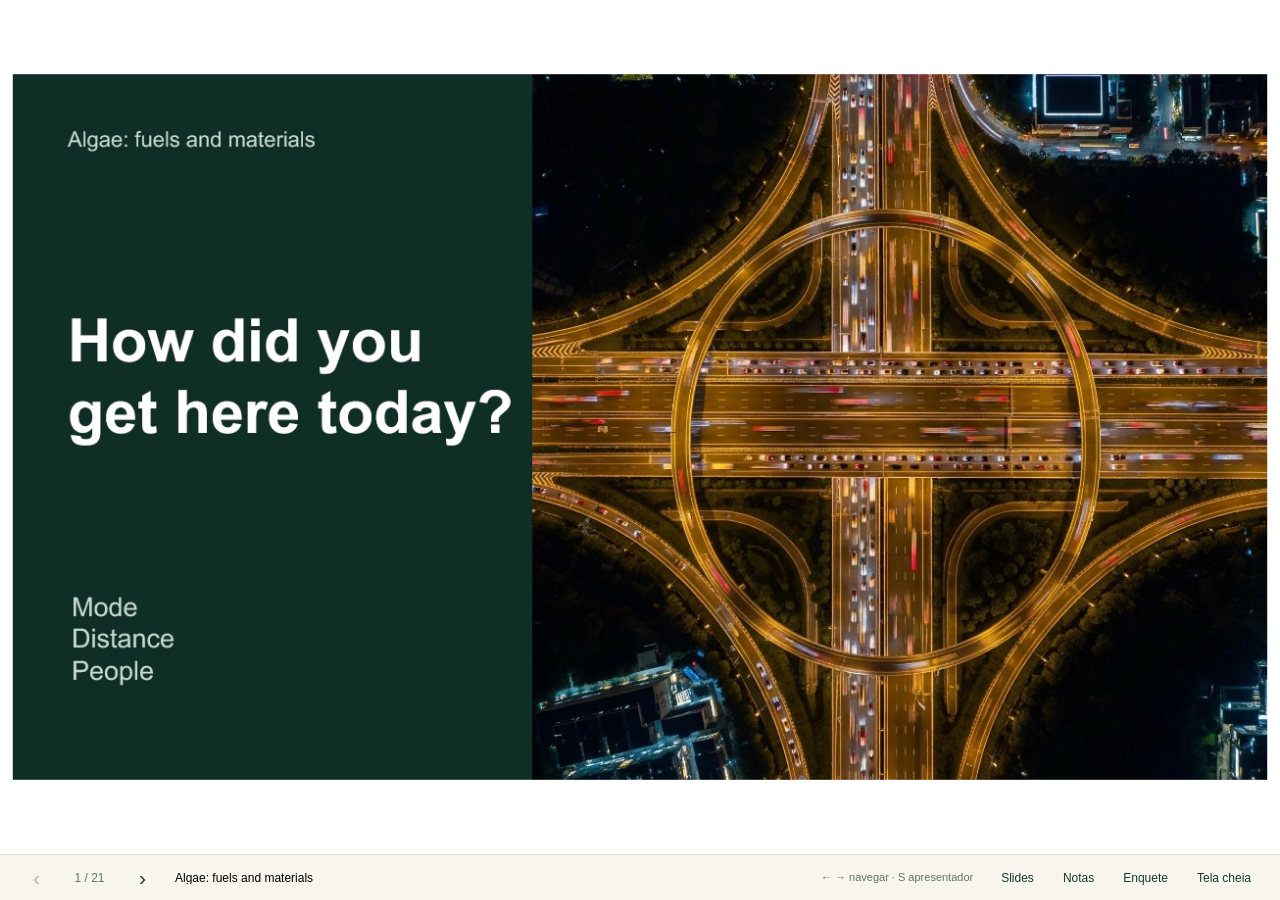
<file: archive/en-2026-11-08/index.html>
<!doctype html><html lang="en"><head><meta charset="utf-8"><meta name="viewport" content="width=device-width,initial-scale=1"><meta name="description" content="Algae: Fuels and Materials. A visual class with a live commuting activity and Algae Farm simulation."><meta name="referrer" content="no-referrer"><title>Algae: Fuels and Materials · JUSTLAB</title><link rel="stylesheet" href="../../vendor/reveal.css"><link rel="stylesheet" href="presentation.css"><link rel="stylesheet" href="polls.css"></head><body><main class="deck-wrap"><div class="reveal"><div class="slides"><section data-title="Algae: fuels and materials" aria-label="1. Algae: fuels and materials"><img class="slide-image" src="../../assets/slide-01.webp" alt="Algae: fuels and materials" width="1280" height="720"><aside class="notes">TIMING: 0–3 min. Start the 12-minute commuting activity immediately. Ask everyone for their main travel mode, approximate one-way route distance, campus days and vehicle occupancy. Use a quick show of hands or poll. No addresses. Record mixed-mode legs when needed. This is the title slide and the activity opening.
VISUAL SOURCE: Abhishek Gupta, Our Sustainable Future, Lecture 10 Transportation, supplied PDF page 1. Original embedded photo extracted without the course title overlay.
CLASS PLAN: 12-minute activity, 38-minute talk, 10-minute Algae Farm activity. Deck uses short English titles, matching the planning conversation.</aside></section>
<section data-title="Como chegamos ao campus?" aria-label="2. Como chegamos ao campus?"><h1 class="activity-title">Como chegamos ao campus?</h1><p class="activity-subtitle">Pense em uma semana habitual de aulas.</p><iframe class="dashboard-frame" data-src="dashboard.html?dashboard=5DHYXTGV" title="Resultados ao vivo da turma" referrerpolicy="no-referrer" tabindex="-1"></iframe><aside class="student-entry"><h2>Responda no celular</h2><a href="https://molino-algae.github.io/justlab-site/commute/?room=5DHYXTGV" target="_blank" rel="noopener"><img src="../../assets/student-qr.png" alt="QR code do formulário anônimo da turma 5DHYXTGV" width="264" height="264"></a><strong class="code">5DHYXTGV</strong><p>Sem login<br>Resposta anônima</p></aside><a class="activity-link" href="https://molino-algae.github.io/justlab-site/commute/?dashboard=5DHYXTGV" target="_blank" rel="noopener">Abrir painel em outra janela</a><p class="activity-meta">10–15 min</p><div class="print-only dashboard-print">Escaneie o QR e distribua seus dias entre os meios de transporte.<br><br>O painel online mostra o total da turma e a média por pessoa.</div><aside class="notes">TIMING: 3–12 min. Ask students to scan the QR and describe a typical week: campus days, approximate one-way distance and transport on each day. No addresses or names. The live viewer shows the class total and mean per respondent in kg CO₂e per typical week, using the shared API. Carpool occupancy includes the driver. Individual results appear on each student’s phone. The current scenario uses ADEME/Impact CO₂, France, as a teaching reference; it is not a measured Brazilian fleet. Unknown-mode distance is shown as partial coverage. The collection uses São Paulo calendar dates, and earlier collections remain in the instructor dashboard.
SOURCE: https://impactco2.fr/outils/transport ; student form: https://molino-algae.github.io/justlab-site/commute/?room=5DHYXTGV .
The next slide introduces life-cycle boundaries. Its ECF bicycle example uses a different study and boundary, including separate dietary assumptions; do not compare its numerical values directly with the ADEME viewer or add manufacture a second time.</aside></section>
<section data-title="Beyond the ride" aria-label="3. Beyond the ride"><img class="slide-image" data-src="../../assets/slide-03.webp" alt="Beyond the ride" width="1280" height="720"><aside class="notes">TIMING: 8–12 min. Ask students what happens before and after the ride. Use the diagram to introduce goal, boundary, lifetime and allocation. The ECF/TNO bicycle example assigns about 5 g CO2e/km to manufacture and maintenance over 8 years at 2,400 km/year (19,200 km). Food assumptions contribute separately in that study. The diagram is a general life-cycle framework; the ECF comparison excludes infrastructure and disposal. The live dashboard uses the ADEME/Impact CO₂ reference, which has a different boundary from the ECF dietary scenario described here. Do not compare these factors as if they came from the same model or add manufacturing twice. A lower footprint does not remove safety, access and disability constraints on travel choices.
SOURCES: supplied Lecture 5 PDF p18, original diagram credited to IFCO; https://www.ifco.com/life-cycle-assessment-impact/ . ECF (2011) printed pp9–11: https://ecf.com/media/resources/2016/ECF_CO2_WEB.pdf .</aside></section>
<section data-title="The fossil-energy surge" aria-label="4. The fossil-energy surge"><img class="slide-image" data-src="../../assets/slide-04.webp" alt="The fossil-energy surge" width="1280" height="720"><aside class="notes">TIMING: 12–15 min. Ask students to locate their grandparents' lifetimes on the curve. The quantitative series begins in 1800 and ends in 2023. It shows global fossil primary-energy consumption, measured in TWh, separated into coal, oil and gas. Use a verbal long-history perspective rather than extending measured data back 10,000 years. Link fossil carbon's geological storage to rapid combustion and rising emissions.
SOURCES: original graph extracted from supplied Lecture 1 PDF p10. Our World in Data, Global fossil fuel consumption, citing Energy Institute Statistical Review and Smil. https://ourworldindata.org/fossil-fuels . Oil photograph extracted from Lecture 2 PDF p7, whose image/source credits point to EIA/DOE. Preserve the dates shown in the supplied graph.
LAYOUT: The explanatory footnotes and source title are cropped for projection; all plotted data, axes, series labels and original data-source attribution are retained.</aside></section>
<section data-title="Energy options" aria-label="5. Energy options"><img class="slide-image" data-src="../../assets/slide-05.webp" alt="Energy options" width="1280" height="720"><aside class="notes">TIMING: 15–17 min. The supplied 2022 world total-energy-supply chart reports coal 27.8%, oil 30.2%, and natural gas 23.7%. Their sum is 81.7%; all other sources sum to 18.3%. The two-part pie deliberately groups the original categories, without equating every other source to low-carbon supply. Images show solar, wind and nuclear as examples. Nuclear is low-carbon and conventionally classed as nonrenewable. Explain that electricity is a carrier and that petroleum also supplies carbon-containing feedstocks for materials.
SOURCES: supplied Lecture 1 PDF p9; https://ourworldindata.org/energy-mix . Alternative-energy images extracted from supplied Lecture 6 PDF p13.</aside></section>
<section data-title="Transport emissions" aria-label="6. Transport emissions"><img class="slide-image" data-src="../../assets/slide-06.webp" alt="Transport emissions" width="1280" height="720"><aside class="notes">TIMING: 17–19 min. Road dominates the historical transport-mode breakdown. Road passenger (45.1%) plus road freight (29.4%) gives 74.5%. Aviation is 11.6%, shipping 10.6%, and rail plus other transport 3.2%. Rounding gives a 99.9% total. These are shares of transport CO2 in 2018, not shares of all global greenhouse gases. Use this distinction before explaining why smaller sectors can still be technically difficult to decarbonize.
SOURCES: supplied Lecture 10 PDF p7, embedded OWID/IEA/ICCT chart. https://ourworldindata.org/co2-emissions-from-transport . Aircraft/ship images are from the same supplied course; exact image credits retained in the source index.</aside></section>
<section data-title="Fewer car trips" aria-label="7. Fewer car trips"><img class="slide-image" data-src="../../assets/slide-07.webp" alt="Fewer car trips" width="1280" height="720"><aside class="notes">TIMING: 19–20 min. Return to the class's commuting alternatives. Reducing the need for car trips combines safe active travel, shared transport, urban form and vehicle technology. Use the street scene as an illustration, not a documentary photograph of a named city. The tram photograph is San Diego public transport in the supplied deck.
SOURCES: supplied Lecture 10 PDF p8; Project Drawdown transport overview, https://drawdown.org/sectors/transportation .</aside></section>
<section data-title="Electric cars: the whole life cycle" aria-label="8. Electric cars: the whole life cycle"><img class="slide-image" data-src="../../assets/slide-08.webp" alt="Electric cars: the whole life cycle" width="1280" height="720"><aside class="notes">TIMING: 20–22 min. ICCT's 2025 EU medium-car assessment reports 235 g CO2e/km for gasoline plus biofuels, 63 for BEVs with the projected 2025–2044 EU electricity mix, and 52 for BEVs using renewable electricity. The comparison includes manufacture, energy supply, maintenance and recycling; it is not a Brazilian commuting-factor table. Ask how a larger vehicle or battery and a different grid would change the outcome. Avoid a universal break-even distance or a claim that renewable electricity is always required for an EV advantage.
SOURCES: Negri and Bieker, ICCT (2025), executive summary / Figure ES1. https://theicct.org/wp-content/uploads/2025/07/ID-392-%E2%80%93-Life-cycle-GHG_report_final.pdf . Sensitivity framework: https://www.iea.org/data-and-statistics/data-tools/ev-life-cycle-assessment-calculator . Car image: supplied Lecture 10 p8.</aside></section>
<section data-title="Energy carried on board" aria-label="9. Energy carried on board"><img class="slide-image" data-src="../../assets/slide-09.webp" alt="Energy carried on board" width="1280" height="720"><aside class="notes">TIMING: 22–24 min. The comparison is stored energy per kg, before propulsion losses. Jet A lower heating value is 43.2 MJ/kg. A representative battery-pack assumption of 250 Wh/kg converts to 0.9 MJ/kg (0.25 kWh/kg times 3.6). This is not a range or replacement-mass calculation: motors and turbines have different efficiencies, batteries retain their mass, and aircraft need reserves and useful payload. Deep-sea shipping also faces energy-storage and volume constraints. Short-range electric applications remain distinct.
SOURCES: https://docs.cascade.boeing.com/docs/baseCalculations/fuelBurnEnergyEmissions.html (Jet A property); https://eaglepubs.erau.edu/introductiontoaerospaceflightvehicles/chapter/electric-aircraft/ (representative pack-level 0.2–0.25 kWh/kg). Photo from supplied Lecture 10 p7.</aside></section>
<section data-title="Decades of service" aria-label="10. Decades of service"><img class="slide-image" data-src="../../assets/slide-10.webp" alt="Decades of service" width="1280" height="720"><aside class="notes">TIMING: 24–26 min. These similar numerical ranges describe different metrics. EASA reports average retirement ages of 25–30 years for passenger aircraft; cargo aircraft are longer-lived. IRENA describes ship technical lifetimes as usually 25–30 years. Neither range is a precise forecast of the years needed to replace an entire fleet. Existing assets and infrastructure motivate compatible fuels alongside efficiency, demand measures and new propulsion. Rail can use overhead electricity and should not be treated as equivalent to long-haul aircraft.
SOURCES: https://www.easa.europa.eu/en/light/topics/sustainability-end-life-phase-aircraft ; https://www.irena.org/-/media/Files/IRENA/Agency/Publication/2021/Oct/IRENA_Decarbonising_Shipping_2021.pdf . Traffic-map images from supplied Lecture 10 pp5–6, snapshots dated 27 June 2025.</aside></section>
<section data-title="Sustainable aviation fuel" aria-label="11. Sustainable aviation fuel"><img class="slide-image" data-src="../../assets/slide-11.webp" alt="Sustainable aviation fuel" width="1280" height="720"><aside class="notes">TIMING: 26–28 min. SAF must satisfy aviation fuel performance requirements and relevant sustainability criteria. Approved conversion routes and blend limits vary. Combustion still releases CO2; the potential reduction is assessed over feedstock production, conversion, distribution and flight, including relevant land-use effects. Non-CO2 aviation effects also remain. The photograph shows an engine-test context with a 100% SAF label, not the normal approved blend for every aircraft.
SOURCES: https://www.icao.int/SAF/saf-conversion-processes ; https://www.icao.int/CORSIA/fuels-lifecycle . Engine photo extracted from supplied Lecture 10 p15, original photo link https://robbreport.com/wp-content/uploads/2021/10/RollsRoyce_SAF1.jpg?w=1000 .</aside></section>
<section data-title="Routes to aviation fuel" aria-label="12. Routes to aviation fuel"><img class="slide-image" data-src="../../assets/slide-12.webp" alt="Routes to aviation fuel" width="1280" height="720"><aside class="notes">TIMING: 28–30 min. Ethanol is upgraded through alcohol-to-jet. LanzaJet reported on-spec jet-fuel production and full plant operation at Freedom Pines on 13 November 2025; that milestone is not evidence of continuous production at nameplate capacity. A 2025 PNNL experimental study used wastewater-grown algae, HTL to biocrude, then hydrotreating and distillation toward aviation fuel. Keep research fuel characterization distinct from fuel qualification and commercial supply. The algae image is an illustrative Botryococcus micrograph from the source course, not a photograph of the PNNL experimental strain.
SOURCES: https://www.lanzajet.com/news-insights/lanzajet-makes-history ; https://www.pnnl.gov/publications/hydrothermal-liquefaction-wastewater-grown-algae-produce-sustainable-aviation-fuel . Crop and micrograph: supplied Lecture 10 p15; micrograph original https://www.nature.com/articles/s41598-019-53619-y .</aside></section>
<section data-title="Algae" aria-label="13. Algae"><img class="slide-image" data-src="../../assets/slide-13.webp" alt="Algae" width="1280" height="720"><aside class="notes">TIMING: 30–32 min. The collage shows diversity, not one interchangeable organism. Distinguish microalgae, seaweeds and cyanobacteria, then focus the subsequent research on C. pacifica. Cultivation needs light, carbon, water and nutrients. Target-component percentage, biomass growth, recovered product and resource consumption are separate measurements. Avoid presenting theoretical algae oil-yield tables as demonstrated industrial performance.
VISUAL SOURCE: supplied Lecture 9 PDF p13, collage and original credits retained in the source index.</aside></section>
<section data-title="Algae-to-fuel conversion" aria-label="14. Algae-to-fuel conversion"><img class="slide-image" data-src="../../assets/slide-14.webp" alt="Algae-to-fuel conversion" width="1280" height="720"><aside class="notes">TIMING: 32–35 min. Use this intentionally simplified, editable route map. Algal oil can undergo transesterification to fatty-acid alkyl esters (biodiesel). Hydrocarbon-fuel routes instead require hydrotreating or other upgrading. Whole wet biomass can undergo hydrothermal liquefaction to biocrude followed by upgrading. A drawn endpoint labelled jet hydrocarbons indicates a route target, not proof of a qualified SAF for every feedstock/process. Explain recovery and conversion losses before the game.
SOURCE: simplified from the supplied Lecture 10 PDF p18 and Zhou and Hu (2020), https://www.mdpi.com/2073-4344/10/2/145 . SAF qualifications: https://www.icao.int/SAF/saf-conversion-processes .</aside></section>
<section data-title="Biological carbon, useful materials" aria-label="15. Biological carbon, useful materials"><img class="slide-image" data-src="../../assets/slide-15.webp" alt="Biological carbon, useful materials" width="1280" height="720"><aside class="notes">TIMING: 35–38 min. The photographs illustrate material applications. Distinguish whole biomass incorporated in a formulation, recovered starch formulated with additives, and algal carbon converted to chemical precursors such as polyols for polyurethane. These are distinct routes with different performance requirements. Biobased origin does not establish biodegradability, compostability or a lower overall impact. Use the processing/resource trade-off to introduce the research.
SOURCES: supplied Lecture 13 PDF p21, DOE/UCSD surfboard image and UCSD algae-based flip-flop image. Original links https://www.energy.gov/sites/default/files/styles/full_article_width/public/2017/07/f35/algae%20surboard%20with%20logo%20%28002%29.png?itok=Cx2zu7u9 and https://today.ucsd.edu/news_uploads/algae-based-flip-flops.jpg . Terminology: https://environment.ec.europa.eu/topics/plastics/bio-based-biodegradable-and-compostable-plastics_en . Whole/starch routes also prepare the user-provided Algae Farm simulation.</aside></section>
<section data-title="Research: Chlamydomonas pacifica" aria-label="16. Research: Chlamydomonas pacifica"><img class="slide-image" data-src="../../assets/slide-16.webp" alt="Research: Chlamydomonas pacifica" width="1280" height="720"><aside class="notes">TIMING: 38–40 min. Introduce the published C. pacifica case as the research anchor available in the provided resources. The graphic summarizes laboratory evolution, targeted engineering and pilot cultivation with biodiesel/polyurethane endpoints. The organisms and results retain the authors' attribution.
DISCUSSION: Which part of the chain is most likely to prevent a useful product at scale?
SOURCE: Gupta, Molino et al., ACS ES&amp;T Engineering 5 (2025), 36–49, DOI 10.1021/acsestengg.4c00443, graphical abstract. https://pmc.ncbi.nlm.nih.gov/articles/PMC11730947/ . Figure reproduced with attribution; published under CC BY-NC-ND 4.0.</aside></section>
<section data-title="Selecting for resilience" aria-label="17. Selecting for resilience"><img class="slide-image" data-src="../../assets/slide-17.webp" alt="Selecting for resilience" width="1280" height="720"><aside class="notes">TIMING: 40–43 min. Figure 1 shows mutagenesis, breeding and selection for high-light tolerance, followed by phenotype tests. Explain selection versus targeted engineering and ask students to interpret the plate comparison before showing the growth panel. The pH comparison did not demonstrate a definitive improvement from the evolution step.
SOURCE: Gupta, Molino et al. (2025), Figure 1. https://pmc.ncbi.nlm.nih.gov/articles/PMC11730947/ . Original figure retained with panel labels and scale information. CC BY-NC-ND 4.0. Panel a credited by the authors to BioRender.</aside></section>
<section data-title="More lipid and starch" aria-label="18. More lipid and starch"><img class="slide-image" data-src="../../assets/slide-18.webp" alt="More lipid and starch" width="1280" height="720"><aside class="notes">TIMING: 43–47 min. Replotted reported composition: lipids 28.99±0.78 to 37.00±1.93 g/100g dried biomass for evolved reference versus evolved Dof; starch 36.08±0.80 to 45.83±2.68 for reference versus evolved PGM1. Reported p values are 0.032 and 0.039. Labels preserve the published ± quantities without assigning an unsupported uncertainty definition. Different engineered strains target the two components. These are content measurements, not increases in fuel output per day. Pilot cultivation used 80 L greenhouse raceways over three rounds; the lipid extraction method reports two technical replicates.
DISCUSSION: Does a higher content guarantee more recovered product? What else should we measure?
SOURCE: Gupta, Molino et al. (2025), Figure 4 and associated methods. https://pmc.ncbi.nlm.nih.gov/articles/PMC11730947/ .</aside></section>
<section data-title="Fuels and materials" aria-label="19. Fuels and materials"><img class="slide-image" data-src="../../assets/slide-19.webp" alt="Fuels and materials" width="1280" height="720"><aside class="notes">TIMING: 47–50 min. Published product photographs show biodiesel samples and the A2141 polyurethane material. Ask what evidence verifies product identity, required properties and resource demands. The paper reports a biodiesel/TPU demonstration, not certified SAF production or a full comparative LCA.
TRANSITION: Students will now balance cultivation, energy, processing and recovery in the game.
SOURCE: Gupta, Molino et al. (2025), product photographs reproduced in supplied Lecture 18 PDF p15; https://pmc.ncbi.nlm.nih.gov/articles/PMC11730947/ . Original figure/product labels preserved.</aside></section>
<section data-title="Algae Farm" aria-label="20. Algae Farm" class="game-slide"><h1 class="game-heading">Algae Farm</h1><p class="game-subtitle">Em duplas: escolha um produto e complete um lote.</p><div class="game-tools"><button id="game-qr-button">Jogar no celular · QR</button><a href="https://molino-algae.github.io/justlab-site/games/algae-farm/?minutos=6&amp;modo=direto&amp;cenario=fixo" target="_blank" rel="noopener">Abrir em outra janela ↗</a></div><div class="game-shell"><iframe id="game-frame" class="game-frame" title="Algae Farm: atividade de cultivo e processamento de algas" data-game-url="https://molino-algae.github.io/justlab-site/games/algae-farm/?minutos=6&amp;modo=direto&amp;cenario=fixo" allow="fullscreen" referrerpolicy="no-referrer" hidden></iframe><div class="game-cover" id="game-cover"><button id="load-game">Iniciar atividade</button></div></div><p class="game-note">Observe o produto recuperado, o uso de água e o gasto de energia. Depois, avance para a discussão.</p><img class="print-only game-print" src="../../assets/slide-20.webp" alt="Atividade Algae Farm com QR e objetivo da rodada"><aside class="notes">TIMING: 50–57 min. Give one minute of instructions, then six minutes playing in pairs. The QR and Open game link use https://molino-algae.github.io/justlab-site/games/algae-farm/?minutos=6&amp;modo=direto&amp;cenario=fixo . Assign half the pairs biodiesel and half materials. Complete one batch and identify a resource trade-off. The link selects a six-minute round, direct decisions and a fixed scenario. A new link does not overwrite a saved batch; compare matching initial stocks, species and upgrades. The current campaign carries resources between batches and advanced cultures require progression. Do not require C. pacifica unlocks during this round.
SOURCE: user-provided Algae Farm, UI and configuration inspected 2 November 2026. Screenshot shows the farm map before a batch begins. Its parameters are fictional teaching rules, not kg, kWh, an LCA or fuel certification.
HTML VERSION: the game is embedded directly in slide 20 and also available through the QR for students. Load it when the activity begins. Use the slide navigation controls below the frame to return to the debrief.</aside></section>
<section data-title="What made a better route?" aria-label="21. What made a better route?"><img class="slide-image" data-src="../../assets/slide-21.webp" alt="What made a better route?" width="1280" height="720"><aside class="notes">TIMING: 57–60 min. Compare two pairs on the same product contract. Ask which decision increased recovered product, which extra processing step was worthwhile and what happened to water/energy use. Connect the answer to the research and to the initial footprint boundary. Plates and biodiesel tokens are different teaching units; do not rank contracts by their raw totals. End by asking what measurements would establish a lower environmental burden.
SOURCE: user-provided Algae Farm and the class's results. The closing photograph is the bioprocess equipment image from supplied Lecture 13 PDF p20, accompanying Lips (2021), https://ietresearch.onlinelibrary.wiley.com/doi/10.1049/enb2.12017 .</aside></section></div></div></main><nav class="deck-nav" aria-label="Controles da apresentação"><button id="previous" class="nav-arrow" aria-label="Slide anterior" title="Anterior · seta esquerda">‹</button><span id="counter" class="deck-counter">1 / 21</span><button id="next" class="nav-arrow" aria-label="Próximo slide" title="Próximo · seta direita">›</button><span id="current-title" class="deck-current">Algae: fuels and materials</span><span class="key-hint">← → navegar · S apresentador</span><button id="slides-button">Slides</button><button id="notes-button">Notas</button><button id="polls-button">Enquete</button><button id="fullscreen-button" title="Tela cheia">Tela cheia</button></nav><dialog id="poll-dialog" aria-labelledby="poll-heading"><header><div><h2 id="poll-heading">Enquete da aula</h2><p>Controles do professor</p></div><button data-close-dialog aria-label="Fechar controles da enquete">×</button></header><div id="poll-current"><span id="poll-current-code">…</span><div><strong id="poll-current-title"></strong><span id="poll-current-status">Carregando enquete…</span></div></div><p id="poll-message" role="status"></p><section id="poll-unlock"><p>Use seu link de gestão para iniciar novas enquetes e consultar as anteriores. Os estudantes continuam respondendo sem login.</p><form id="poll-unlock-form"><label for="poll-management-link">Link de gestão da turma</label><input id="poll-management-link" type="password" autocomplete="off" placeholder="Cole seu link de gestão" required><button type="submit" class="poll-primary">Ativar controles do professor</button></form></section><section id="poll-management" hidden><form id="poll-new-form"><div class="poll-form-row"><div class="poll-field"><label for="poll-title">Nome da próxima enquete</label><input id="poll-title" maxlength="80" required></div><button type="submit" class="poll-primary" id="poll-new" disabled>Salvar e iniciar nova enquete</button></div></form><p class="poll-help">A enquete atual será encerrada e suas respostas ficarão guardadas. A próxima começa sem respostas, com um novo QR code.</p><div class="poll-history"><h3>Histórico das enquetes</h3><div class="poll-table-wrap"><table id="poll-history-table"><thead><tr><th>Enquete</th><th>Última coleta</th><th>Respostas</th><th>Média por pessoa</th><th>Total da turma</th><th>Acessar</th></tr></thead><tbody id="poll-history-body"></tbody></table></div><p class="poll-help">Média e total em kg CO₂e por semana habitual. Cada linha mostra a última coleta daquela enquete; o painel e o CSV conservam as outras datas. Os links de gestão são pessoais.</p></div></section></dialog><div id="poll-toast" role="status" hidden></div><dialog id="slides-dialog" aria-labelledby="slides-heading"><header><h2 id="slides-heading">Slides da aula</h2><button data-close-dialog aria-label="Fechar lista de slides">×</button></header><ol id="slide-list"></ol></dialog><dialog id="notes-dialog" aria-labelledby="notes-title"><header><h2 id="notes-title">Notas</h2><button data-close-dialog aria-label="Fechar notas">×</button></header><div id="notes-text"></div></dialog><dialog id="game-qr-dialog" aria-labelledby="game-qr-title"><header><h2 id="game-qr-title">Algae Farm</h2><button data-close-dialog aria-label="Fechar QR do jogo">×</button></header><img src="../../assets/game-qr.png" alt="QR code para jogar Algae Farm no celular"><p>Uma rodada de 6 minutos.<br>Joguem em duplas e comparem as decisões.</p><a href="https://molino-algae.github.io/justlab-site/games/algae-farm/?minutos=6&amp;modo=direto&amp;cenario=fixo" target="_blank" rel="noopener">Abrir jogo</a></dialog><script src="../../vendor/reveal.js"></script><script src="../../vendor/notes.js"></script><script src="polls.js"></script><script src="presentation.js?v=polls1"></script></body></html>
</file>
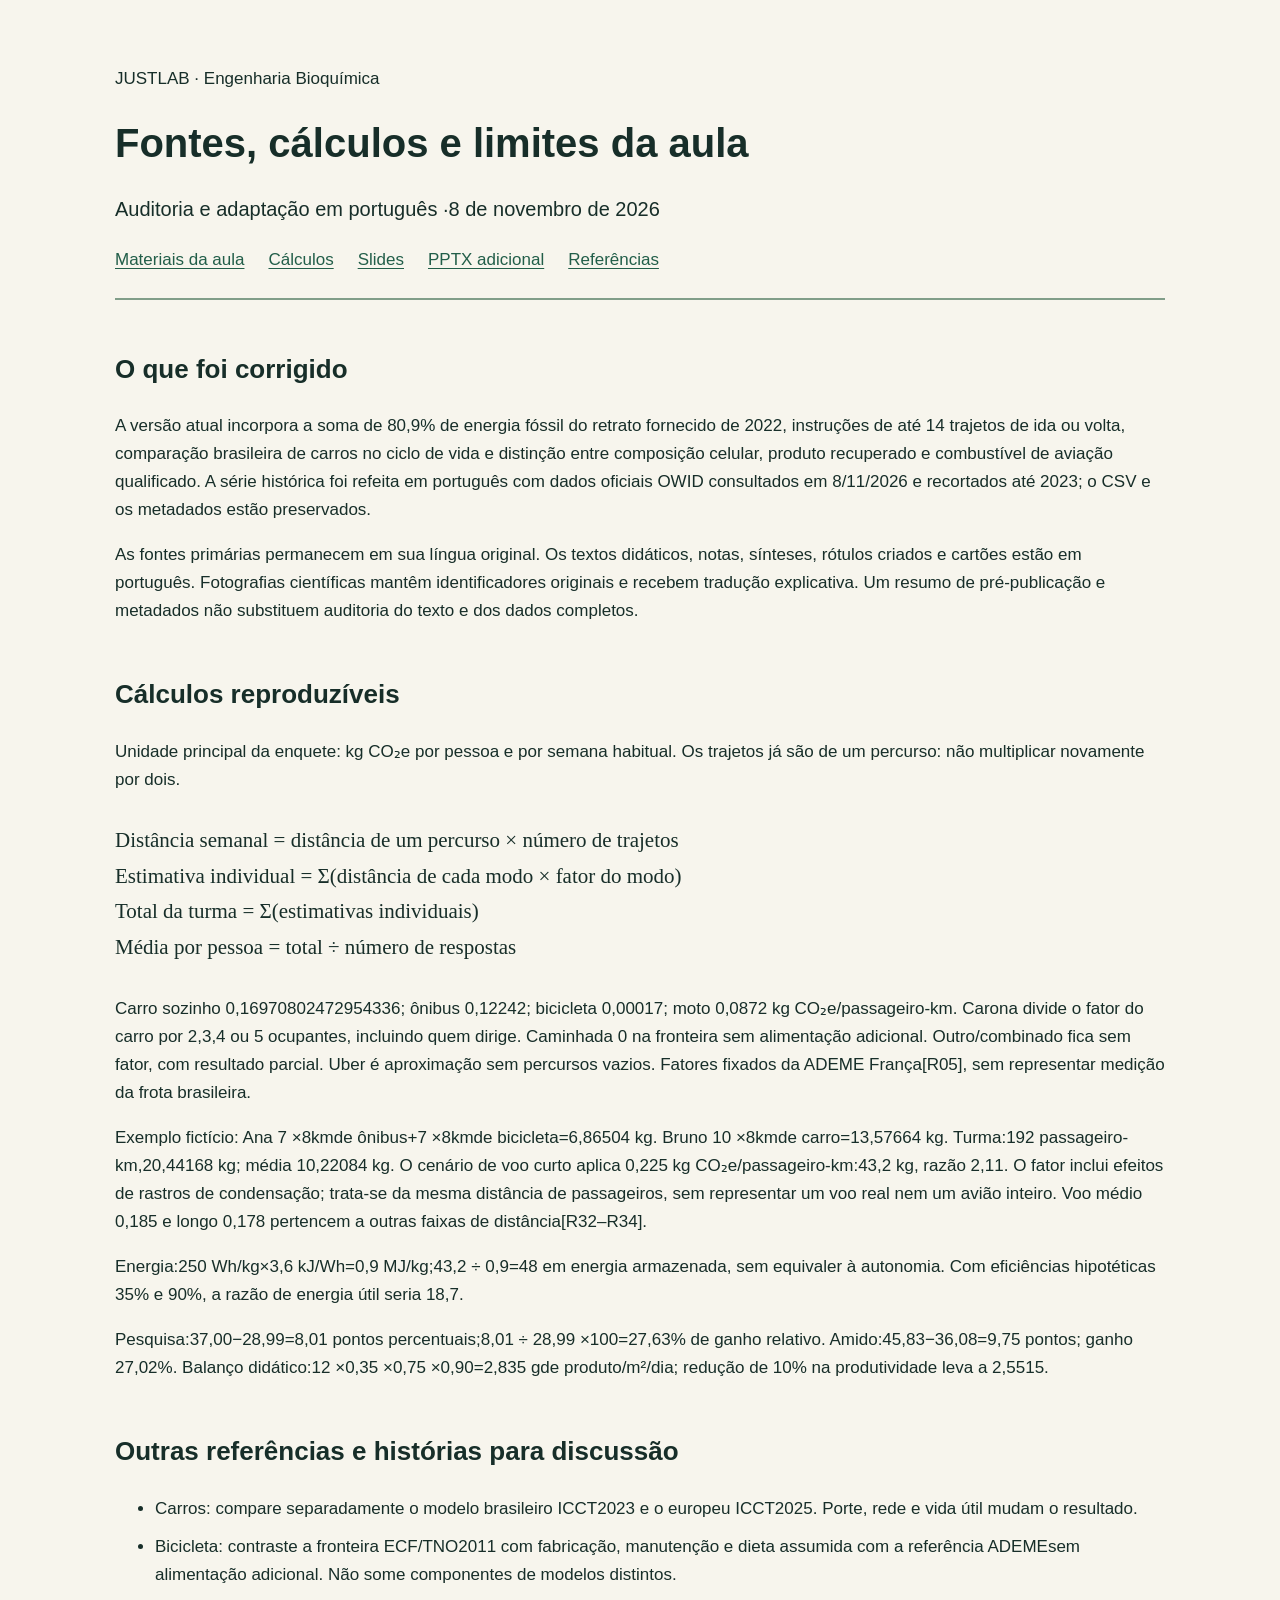
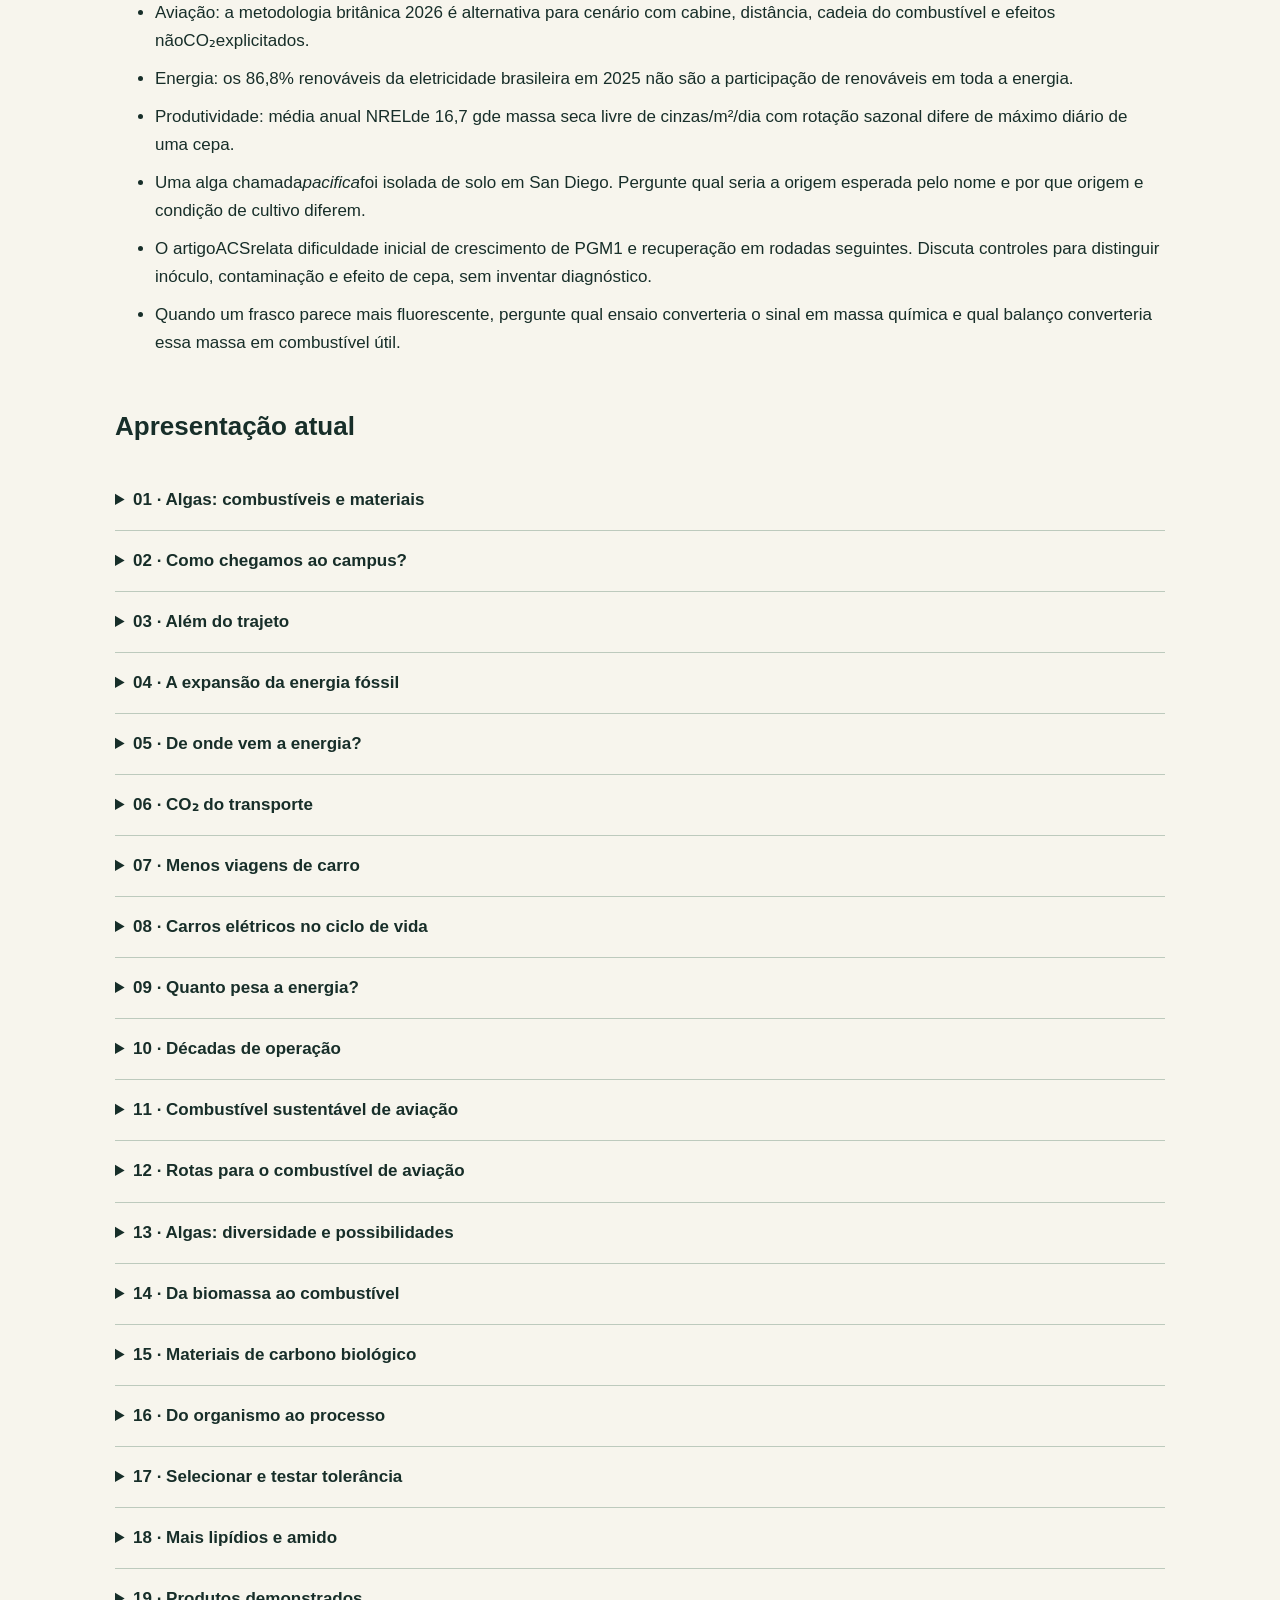
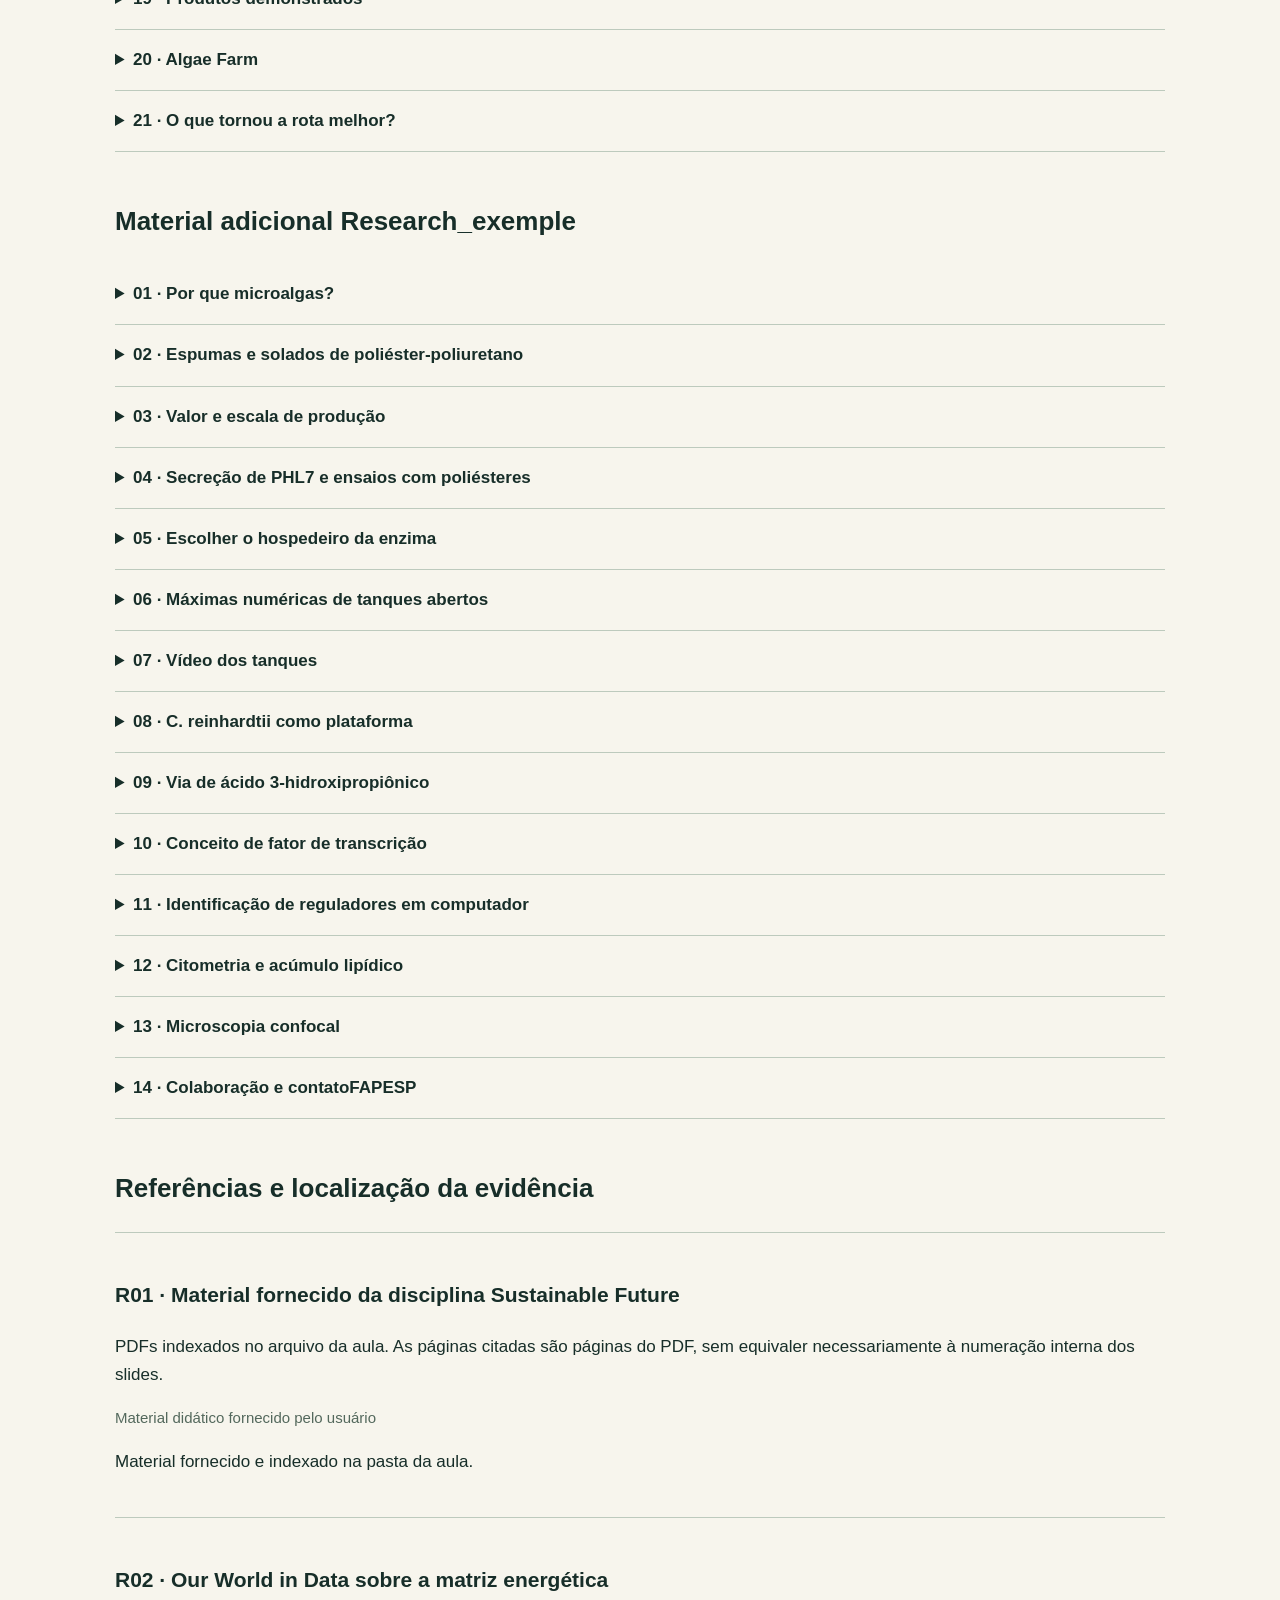
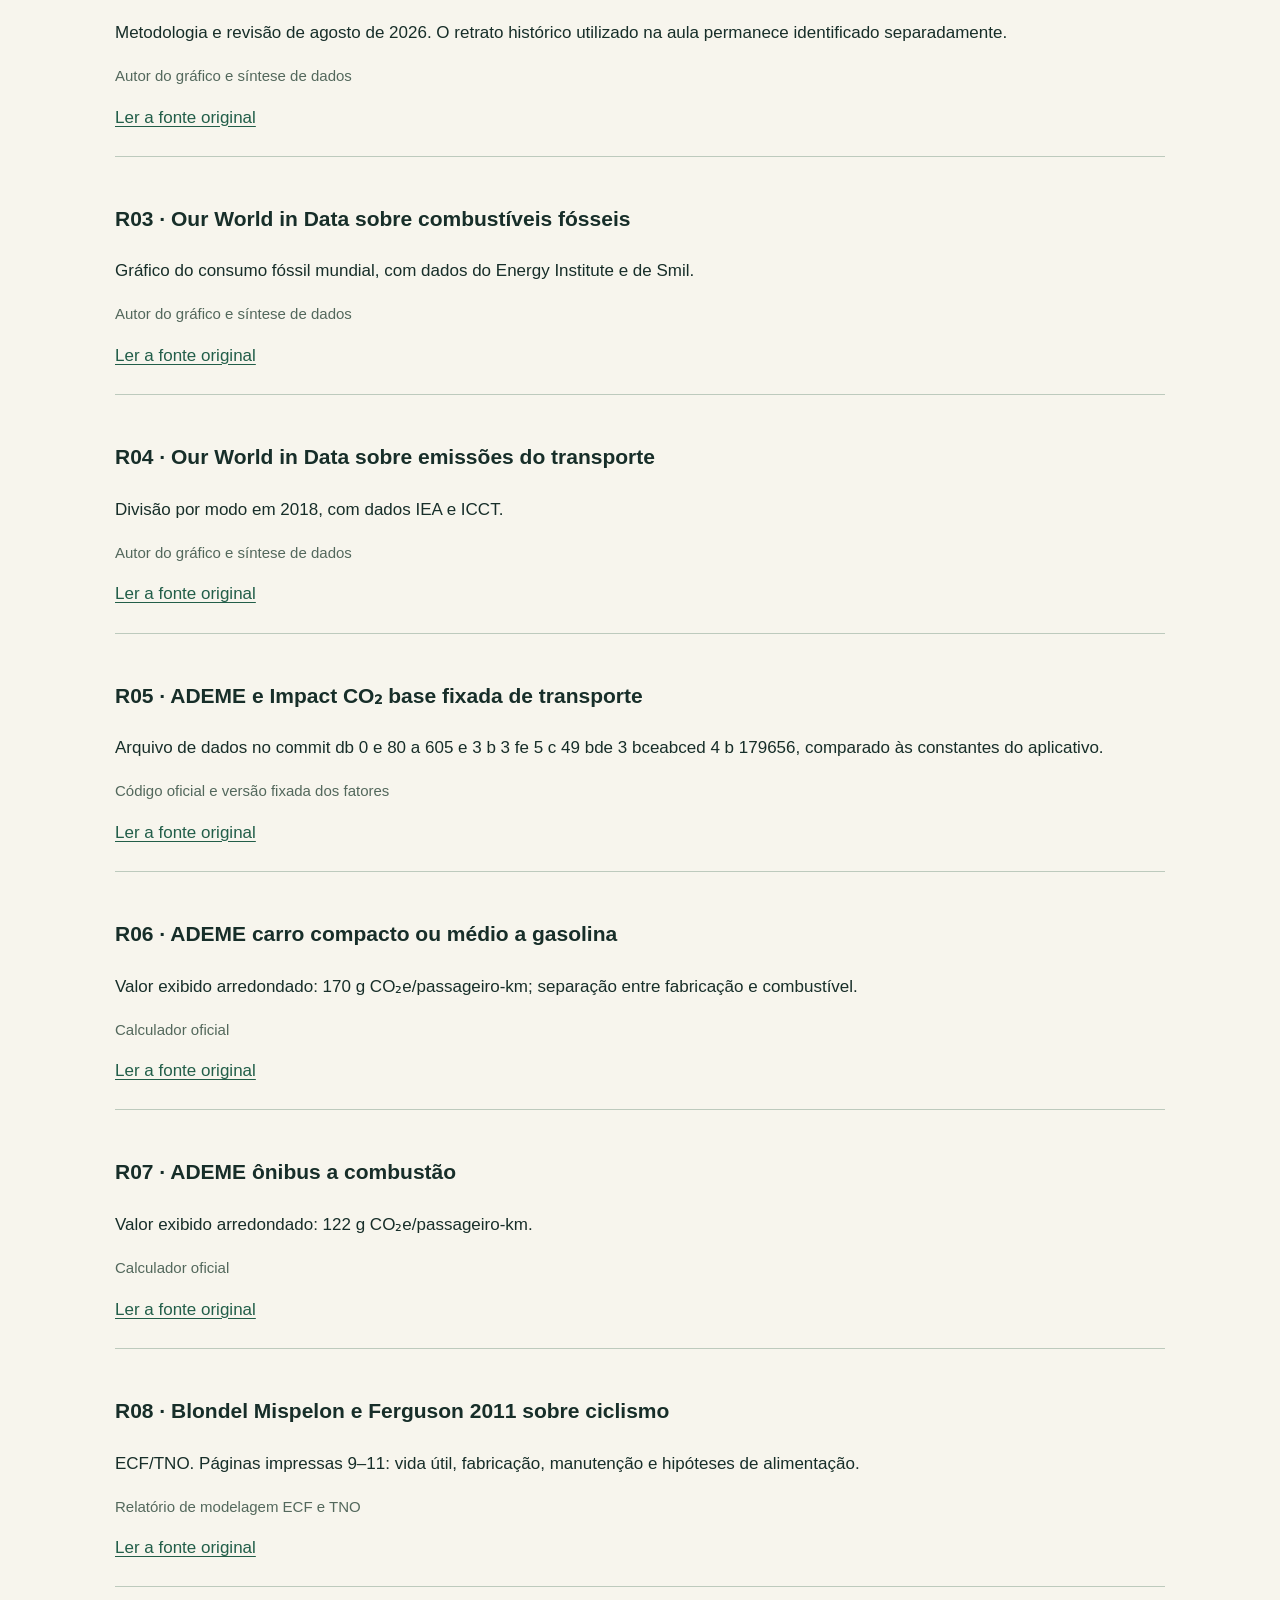
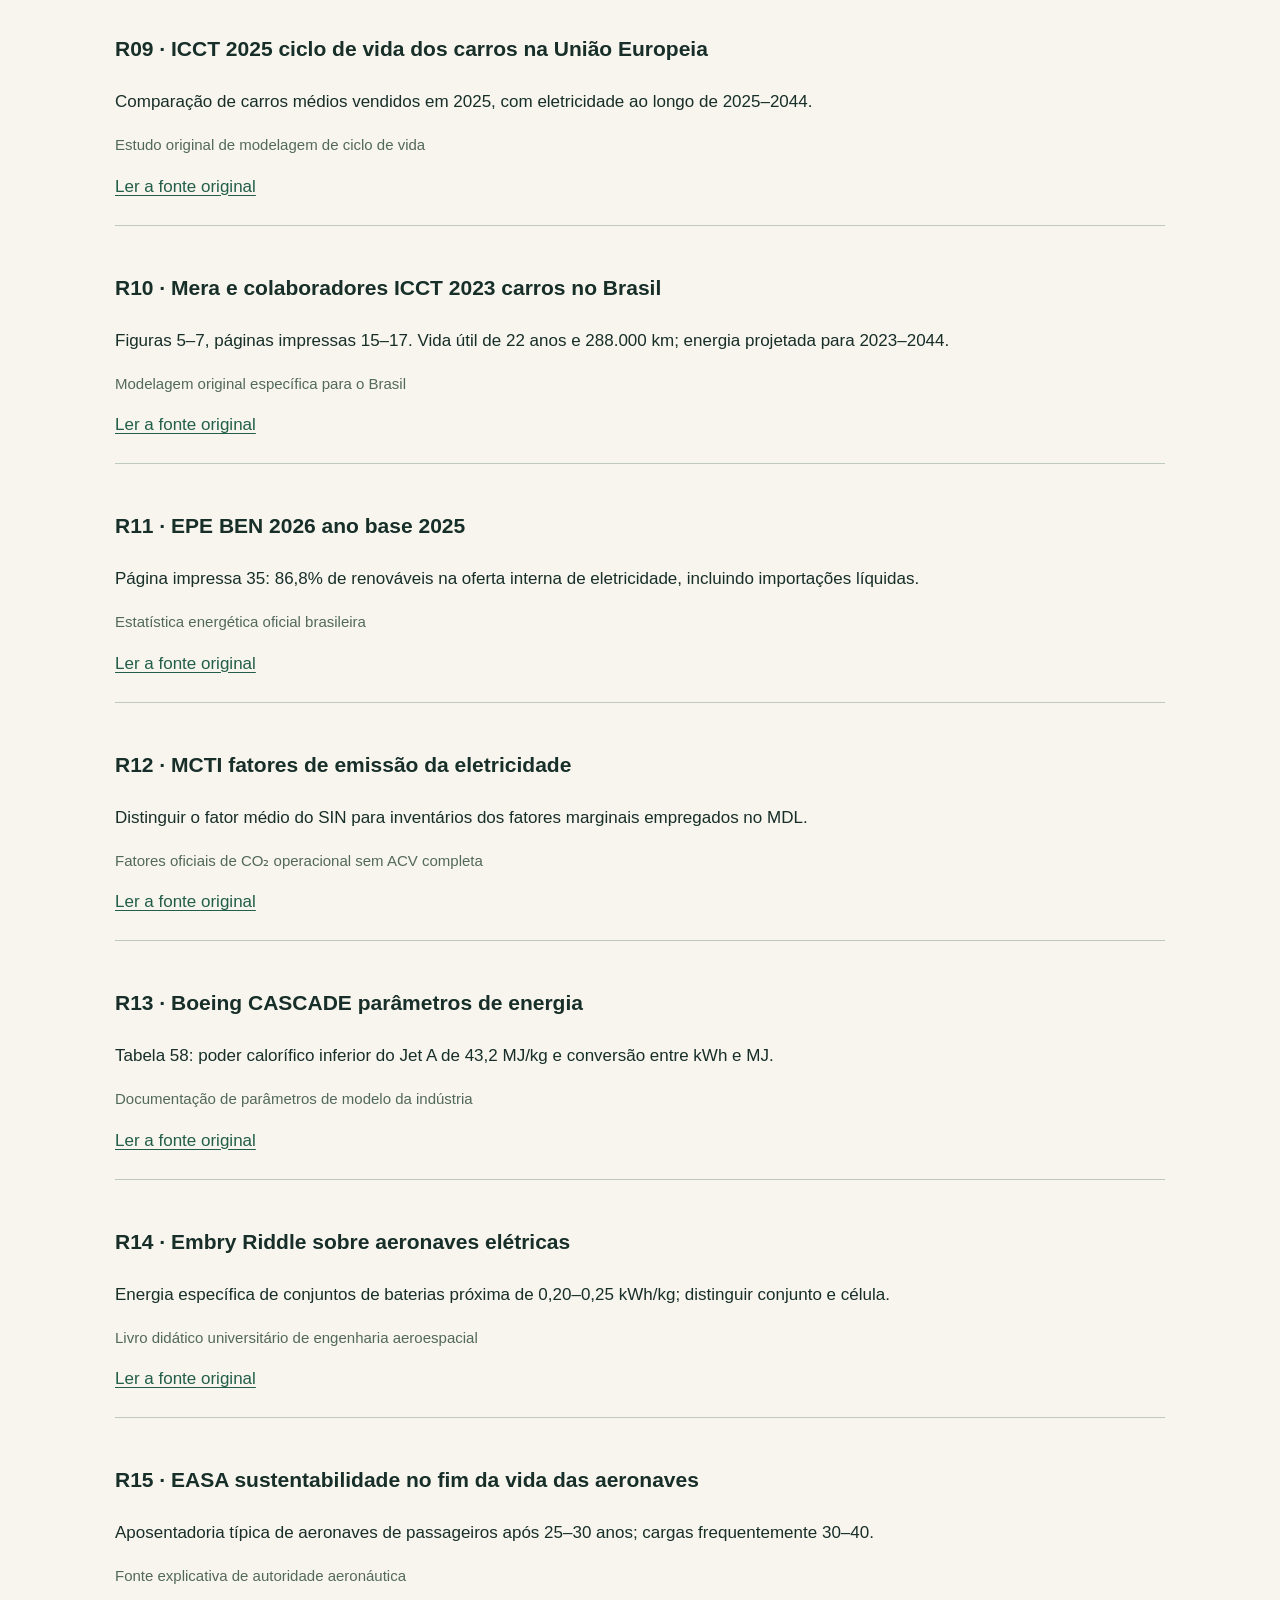
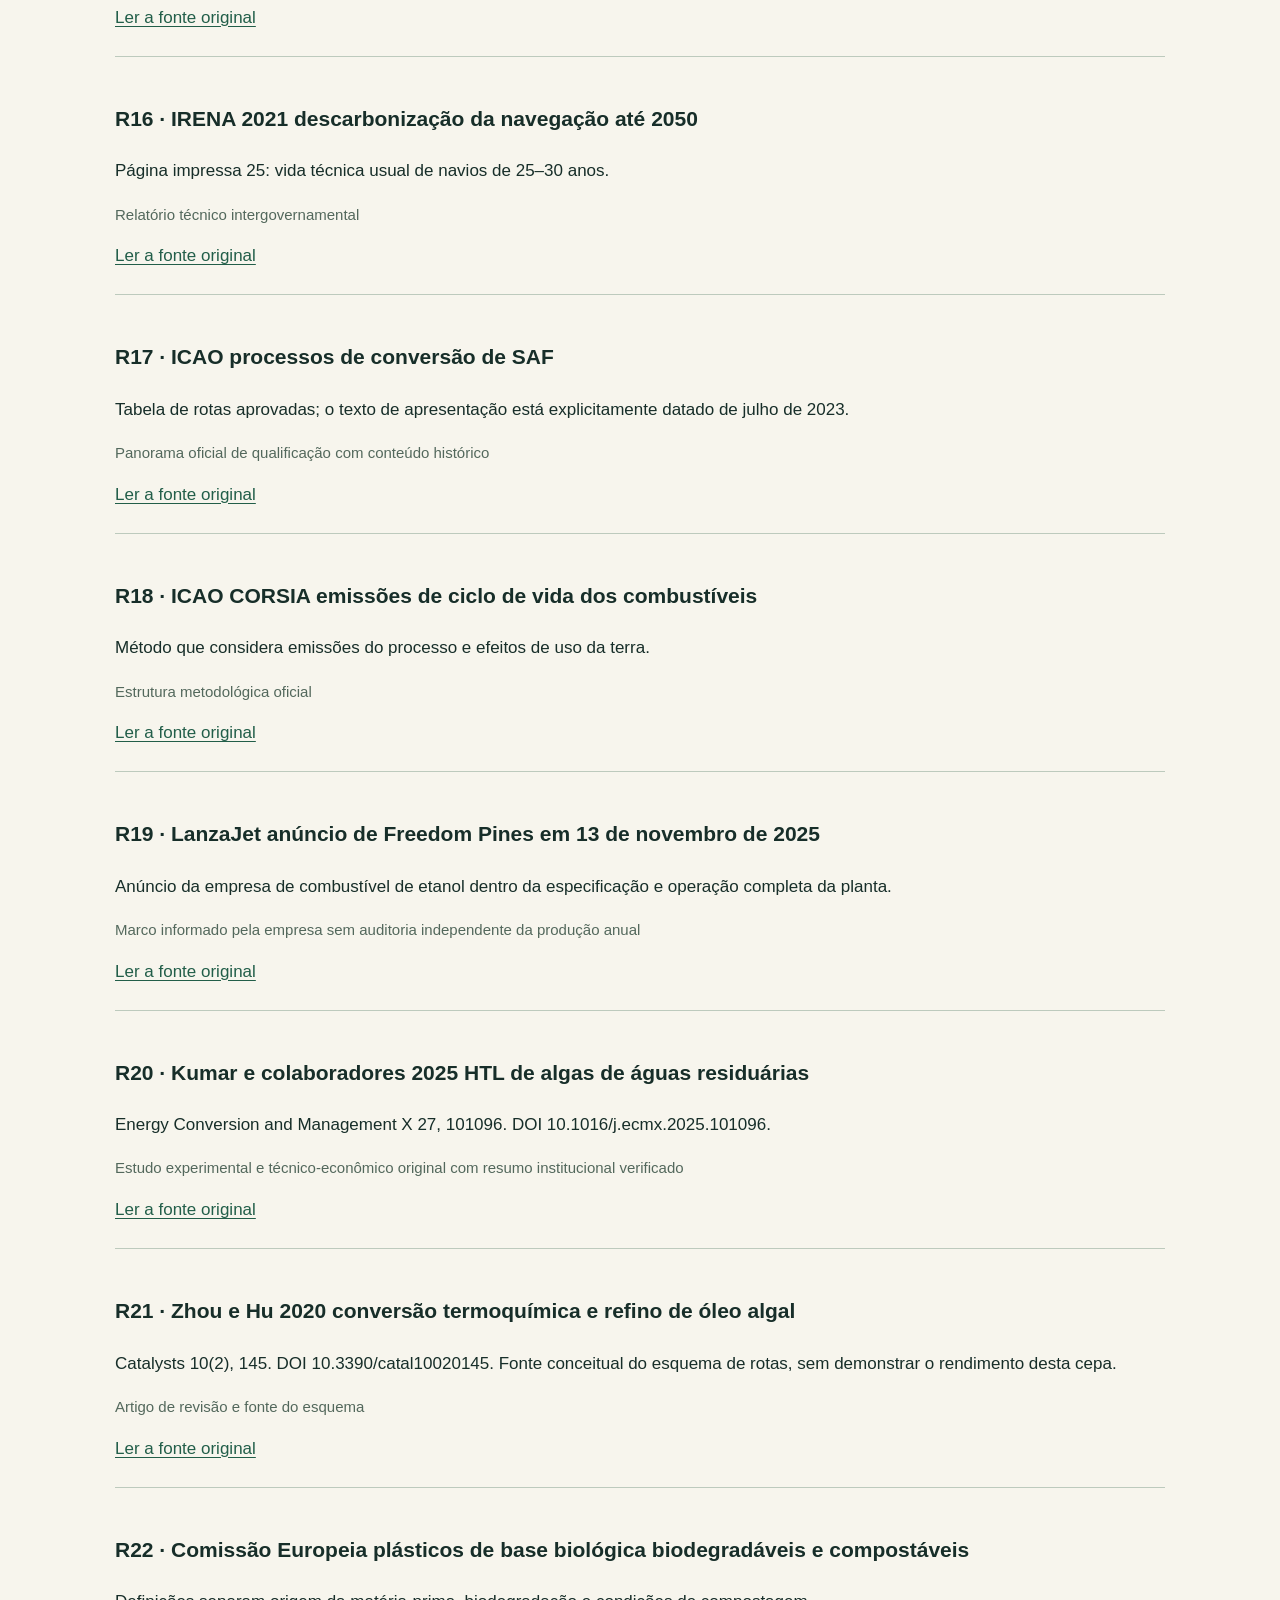
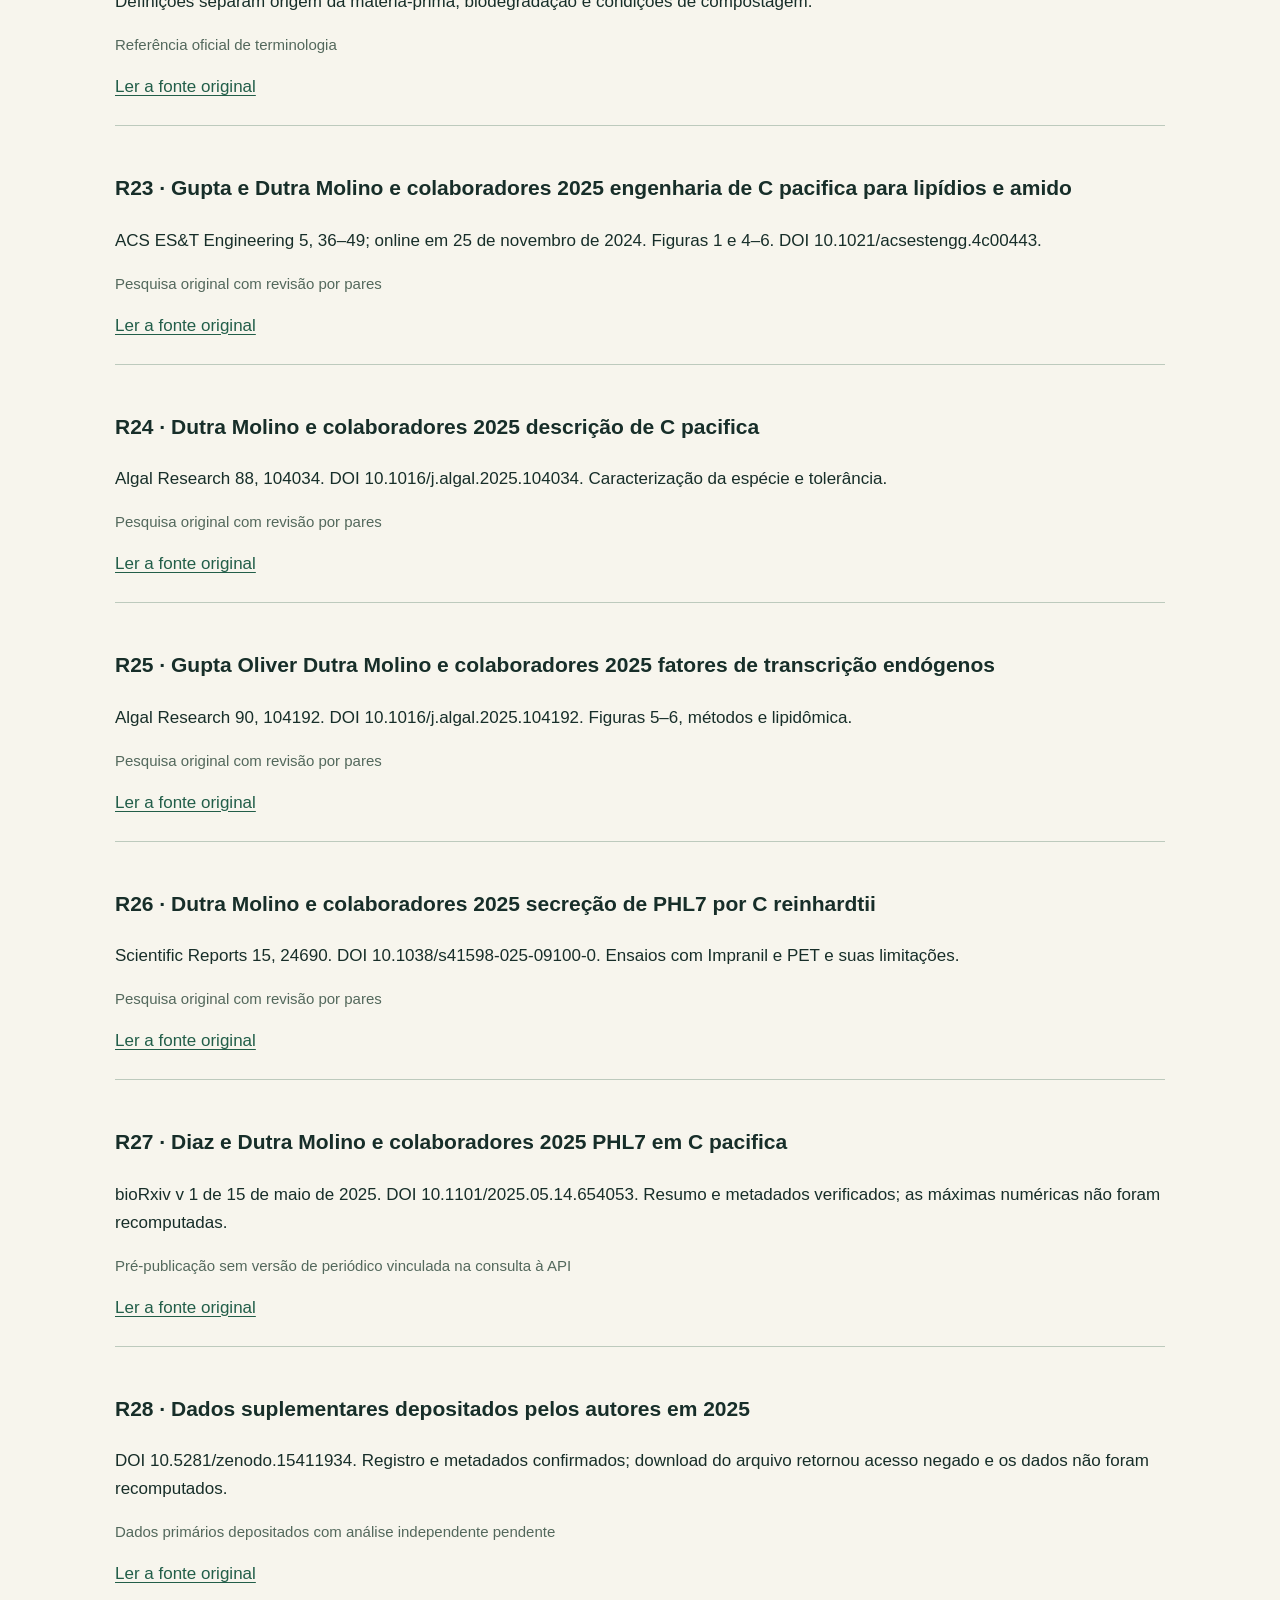
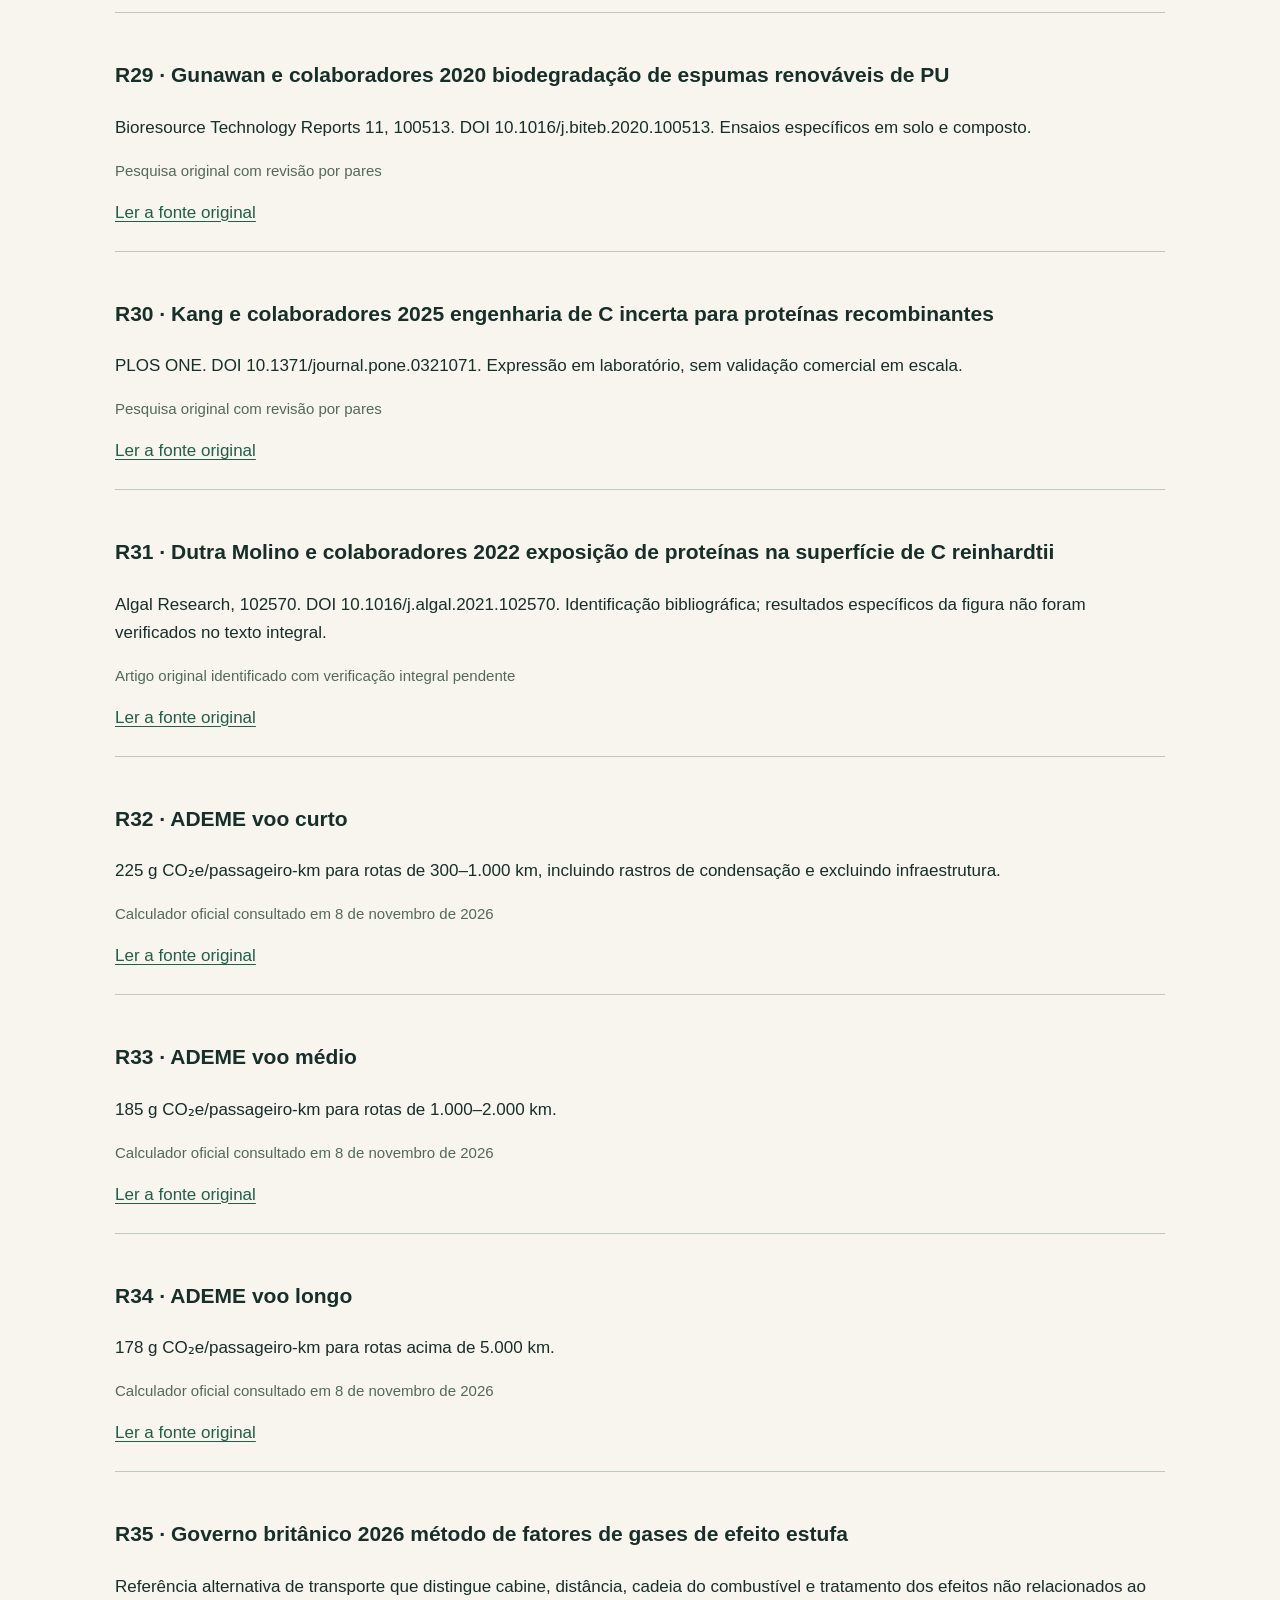
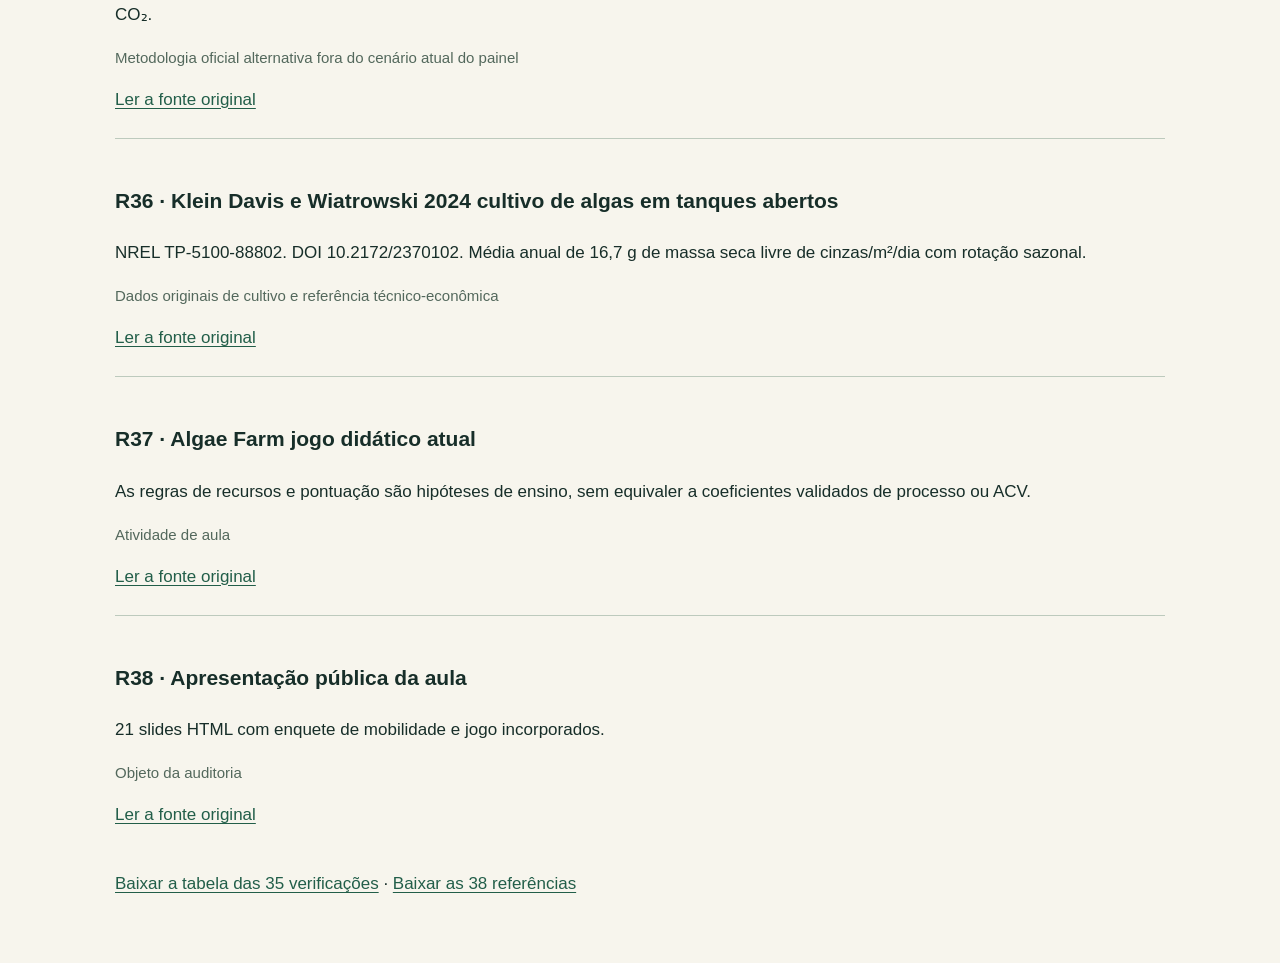
<file: materiais/auditoria/index.html>
<!doctype html><html lang="pt-BR"><meta charset="utf-8"><meta name="viewport" content="width=device-width,initial-scale=1"><title>Fontes e cálculos da aula · JUSTLAB</title><style>body{margin:0;background:#f7f5ed;color:#172e29;font:17px/1.65 Arial,sans-serif}main{max-width:1050px;margin:0 auto;padding:48px 28px}h1{font-size:40px;line-height:1.15}h2{font-size:26px;margin-top:48px}h3{font-size:21px}a{color:#225e49;text-underline-offset:3px}header{border-bottom:2px solid #819e89;padding-bottom:24px}.intro{font-size:20px}article{border-top:1px solid #bdcabd;padding:24px 0}.source-note{font-size:15px;color:#53685c}.formula{font:21px/1.7 Georgia,serif;padding:12px 0}nav{display:flex;gap:24px;flex-wrap:wrap}.links{display:flex;gap:24px;flex-wrap:wrap}details{padding:16px 0;border-bottom:1px solid #bdcabd}summary{font-weight:bold;cursor:pointer}pre{white-space:pre-wrap;overflow-wrap:anywhere;font:15px/1.6 Arial}li{margin-bottom:10px}img{max-width:100%}.download{display:inline-block;background:#163c30;color:white;padding:12px 20px;border-radius:4px;text-decoration:none}.file-row{display:flex;justify-content:space-between;gap:24px;border-top:1px solid #bdcabd;padding:20px 0}.file-row h3{margin:0}.file-row p{margin:4px 0}.file-row .links{align-self:center}.small{font-size:15px;color:#53685c}@media(max-width:650px){h1{font-size:32px}.file-row{display:block}.links{margin-top:12px}}</style><main><header><p>JUSTLAB · Engenharia Bioquímica</p><h1>Fontes, cálculos e limites da aula</h1><p class="intro">Auditoria e adaptação em português ·8 de novembro de 2026</p><nav><a href="../../materiais.html">Materiais da aula</a><a href="#calculos">Cálculos</a><a href="#slides">Slides</a><a href="#adicional">PPTX adicional</a><a href="#referencias">Referências</a></nav></header><h2>O que foi corrigido</h2><p>A versão atual incorpora a soma de 80,9% de energia fóssil do retrato fornecido de 2022, instruções de até 14 trajetos de ida ou volta, comparação brasileira de carros no ciclo de vida e distinção entre composição celular, produto recuperado e combustível de aviação qualificado. A série histórica foi refeita em português com dados oficiais OWID consultados em 8/11/2026 e recortados até 2023; o CSV e os metadados estão preservados.</p><p>As fontes primárias permanecem em sua língua original. Os textos didáticos, notas, sínteses, rótulos criados e cartões estão em português. Fotografias científicas mantêm identificadores originais e recebem tradução explicativa. Um resumo de pré-publicação e metadados não substituem auditoria do texto e dos dados completos.</p><h2 id="calculos">Cálculos reproduzíveis</h2><p>Unidade principal da enquete: kg CO₂e por pessoa e por semana habitual. Os trajetos já são de um percurso: não multiplicar novamente por dois.</p><div class="formula">Distância semanal = distância de um percurso × número de trajetos<br>Estimativa individual = Σ(distância de cada modo × fator do modo)<br>Total da turma = Σ(estimativas individuais)<br>Média por pessoa = total ÷ número de respostas</div><p>Carro sozinho 0,16970802472954336; ônibus 0,12242; bicicleta 0,00017; moto 0,0872 kg CO₂e/passageiro-km. Carona divide o fator do carro por 2,3,4 ou 5 ocupantes, incluindo quem dirige. Caminhada 0 na fronteira sem alimentação adicional. Outro/combinado fica sem fator, com resultado parcial. Uber é aproximação sem percursos vazios. Fatores fixados da ADEME França[R05], sem representar medição da frota brasileira.</p><p>Exemplo fictício: Ana 7 ×8kmde ônibus+7 ×8kmde bicicleta=6,86504 kg. Bruno 10 ×8kmde carro=13,57664 kg. Turma:192 passageiro-km,20,44168 kg; média 10,22084 kg. O cenário de voo curto aplica 0,225 kg CO₂e/passageiro-km:43,2 kg, razão 2,11. O fator inclui efeitos de rastros de condensação; trata-se da mesma distância de passageiros, sem representar um voo real nem um avião inteiro. Voo médio 0,185 e longo 0,178 pertencem a outras faixas de distância[R32–R34].</p><p>Energia:250 Wh/kg×3,6 kJ/Wh=0,9 MJ/kg;43,2 ÷ 0,9=48 em energia armazenada, sem equivaler à autonomia. Com eficiências hipotéticas 35% e 90%, a razão de energia útil seria 18,7.</p><p>Pesquisa:37,00−28,99=8,01 pontos percentuais;8,01 ÷ 28,99 ×100=27,63% de ganho relativo. Amido:45,83−36,08=9,75 pontos; ganho 27,02%. Balanço didático:12 ×0,35 ×0,75 ×0,90=2,835 gde produto/m²/dia; redução de 10% na produtividade leva a 2,5515.</p><h2>Outras referências e histórias para discussão</h2><ul><li>Carros: compare separadamente o modelo brasileiro ICCT2023 e o europeu ICCT2025. Porte, rede e vida útil mudam o resultado.</li><li>Bicicleta: contraste a fronteira ECF/TNO2011 com fabricação, manutenção e dieta assumida com a referência ADEMEsem alimentação adicional. Não some componentes de modelos distintos.</li><li>Aviação: a metodologia britânica 2026 é alternativa para cenário com cabine, distância, cadeia do combustível e efeitos nãoCO₂explicitados.</li><li>Energia: os 86,8% renováveis da eletricidade brasileira em 2025 não são a participação de renováveis em toda a energia.</li><li>Produtividade: média anual NRELde 16,7 gde massa seca livre de cinzas/m²/dia com rotação sazonal difere de máximo diário de uma cepa.</li><li>Uma alga chamada<em>pacifica</em>foi isolada de solo em San Diego. Pergunte qual seria a origem esperada pelo nome e por que origem e condição de cultivo diferem.</li><li>O artigoACSrelata dificuldade inicial de crescimento de PGM1 e recuperação em rodadas seguintes. Discuta controles para distinguir inóculo, contaminação e efeito de cepa, sem inventar diagnóstico.</li><li>Quando um frasco parece mais fluorescente, pergunte qual ensaio converteria o sinal em massa química e qual balanço converteria essa massa em combustível útil.</li></ul><h2 id="slides">Apresentação atual</h2><details><summary>01 · Algas: combustíveis e materiais</summary><p class="source-note">Correções e escopo incorporados</p><pre>00–01 min. Apresente a pergunta central: como substituir tanto energia quanto matérias-primas derivadas de petróleo? Abra imediatamente o QR do próximo slide. Roteiro de 60 min: mobilidade e ciclo de vida até 12 min, exposição até 50 min, jogo e discussão nos últimos 10 min. A fotografia do material fornecido é uma abertura visual, sem demonstrar um benefício quantitativo.</pre><p><a href="#R01">R01</a> · <a href="#R38">R38</a></p></details><details><summary>02 · Como chegamos ao campus?</summary><p class="source-note">Correções e escopo incorporados</p><pre>01–10 min. Descreva uma semana habitual. Ida e volta são trajetos separados, até 14; distribua os trajetos entre os modos e informe a distância aproximada de um percurso. Carona +1 inclui quem dirige e mais uma pessoa. Não peça nome nem endereço. O aplicativo mostra no celular a estimativa individual e no painel a soma e a média por respondente, em kg CO₂e por semana habitual. Pessoas sem deslocamento entram na média. A distância é passageiro-km, sem descontar caronas da soma das pessoas.

Fatores ADEME França são referências didáticas, sem medir a frota brasileira. Uber é aproximação de carro com um passageiro pagante, sem percursos vazios; outro/combinado deixa a estimativa parcial. Exemplo para discutir: 14 × 8 km, sete trajetos de ônibus e sete de bicicleta, resultam em 6,86504 kg CO₂e. Com Bruno (80 km de carro), a turma fictícia soma 192 passageiro-km e 20,44168 kg; média 10,22084 kg.

A comparação de voo usa a mesma distância de passageiros e o fator 0,225 kg CO₂e/passageiro-km, incluindo rastros de condensação. Para a turma fictícia, 43,2 kg, razão 2,11. Não é um voo real de 192 km nem um avião inteiro. A razão depende das respostas e pode ser indefinida ou parcial. Os dados anteriores continuam guardados. O botão Enquete permite salvar e iniciar outra coleta com o link pessoal de gestão. Não compartilhe esse link com os alunos.</pre><p><a href="#R05">R05</a> · <a href="#R06">R06</a> · <a href="#R07">R07</a> · <a href="#R32">R32</a> · <a href="#R33">R33</a> · <a href="#R34">R34</a></p></details><details><summary>03 · Além do trajeto</summary><p class="source-note">Correções e escopo incorporados</p><pre>10–12 min. Pergunte o que acontece antes e depois da viagem. Defina serviço, vida útil e fronteira. O exemplo ECF/TNO de 2011 estima cerca de 5 g CO₂e/km de fabricação e manutenção da bicicleta, dividindo pela vida de oito anos a 2.400 km/ano. Com a hipótese alimentar desse estudo, o total chega a cerca de 21 g/km; infraestrutura e descarte ficam fora. O painel usa outra base, ADEME, sem alimentação adicional: 0,17 g/km para bicicleta. Compare cenários completos, sem somar duas vezes fabricação nem tratar os valores como a mesma fronteira. Segurança, acesso e deficiência também condicionam a mobilidade.</pre><p><a href="#R08">R08</a> · <a href="#R05">R05</a></p></details><details><summary>04 · A expansão da energia fóssil</summary><p class="source-note">Correções e escopo incorporados</p><pre>12–15 min. Peça que localizem a época dos pais ou avós. A série quantitativa começa em 1800, não há milhares de anos. A unidade é TWh, sem representar emissões diretamente. O gráfico foi refeito em português com o arquivo oficial OWID baixado em 8/11/2026, mantendo o recorte 1800–2023. A base atual cita Energy Institute 2026, Smil 2017 e EIA 2026; metadados e CSV ficam nos materiais. Isso atualiza a versão da série do gráfico anterior, sem misturar seu método com a participação histórica de 2022 no slide seguinte. Os valores anteriores a 1965 são estimativas históricas de Smil. Relacione o estoque geológico de carbono à rápida combustão na industrialização.</pre><p><a href="#R03">R03</a> · <a href="#R02">R02</a></p></details><details><summary>05 · De onde vem a energia?</summary><p class="source-note">Correções e escopo incorporados</p><pre>15–17 min. O retrato histórico de oferta total mundial fornecido na Aula 1 p 9 tem carvão 27,6%, petróleo 30,2% e gás 23,1%: soma 80,9%, corrigindo a transcrição anterior de 81,7%. Outras fontes somam 19,1% e não equivalem automaticamente a renováveis ou emissão zero. A versão original exata da base ainda não foi identificada; preserve o ano. Solar, eólica e nuclear são exemplos de outras opções. Nuclear costuma ser classificada como não renovável e tem baixas emissões de ciclo de vida. Eletricidade é um vetor energético e petróleo também fornece carbono para materiais. No Brasil, os 86,8% renováveis de 2025 se referem à oferta interna de eletricidade (BEN 2026), sem representar toda a energia ou um fator de carbono.</pre><p><a href="#R01">R01</a> · <a href="#R02">R02</a> · <a href="#R11">R11</a></p></details><details><summary>06 · CO₂ do transporte</summary><p class="source-note">Correções e escopo incorporados</p><pre>17–19 min. O denominador é CO₂ do transporte mundial em 2018, não todos os gases de efeito estufa globais. Transporte rodoviário de passageiros 45,1% mais cargas 29,4% soma 74,5%; aviação 11,6%, navegação 10,6%, ferrovias e outros 3,2%. O arredondamento soma 99,9%. Pergunte por que um setor menor ainda requer pesquisa: participação e dificuldade de substituição são perguntas distintas. A fotografia vem da Aula 10 p 15.</pre><p><a href="#R04">R04</a> · <a href="#R01">R01</a></p></details><details><summary>07 · Menos viagens de carro</summary><p class="source-note">Correções e escopo incorporados</p><pre>19–20 min. Volte às alternativas da turma. Caminhada e bicicleta seguras, urbanismo e transporte coletivo acessível mudam a demanda por viagens individuais, além de mudar o motor. A cena de rua é ilustração do material fornecido, sem documentar uma cidade específica. O bonde é de San Diego. Distância, segurança, acesso e ocupação precisam acompanhar a comparação.</pre><p><a href="#R01">R01</a></p></details><details><summary>08 · Carros elétricos no ciclo de vida</summary><p class="source-note">Correções e escopo incorporados</p><pre>20–23 min. Compare veículos da mesma categoria. ICCT Brasil 2023: compacto flex com mistura média de combustíveis 155 frente a elétrico 55; médio 155 frente a 52; SUV compacto 181 frente a 59 g CO₂e/veículo-km. Reduções modeladas de cerca de 65–67%, incluindo fabricação, energia, manutenção e reciclagem com hipóteses do estudo, vida de 22 anos e 288.000 km. As misturas de combustíveis e eletricidade são projetadas para 2023–2044; não são medições de todos os carros atuais. Porte maior pode elevar demanda de materiais e energia.

Referência alternativa separada: ICCT UE 2025 para médios, 235 g/km gasolina mais biocombustíveis, 63 elétrico com rede projetada, 52 com eletricidade renovável. Esses são cenários europeus, não fatores da enquete brasileira. Não dê distância universal de compensação da bateria nem afirme que o elétrico sempre vence qualquer ônibus ou bicicleta.</pre><p><a href="#R10">R10</a> · <a href="#R09">R09</a></p></details><details><summary>09 · Quanto pesa a energia?</summary><p class="source-note">Correções e escopo incorporados</p><pre>23–26 min. Converta com a turma: 250 Wh/kg × 3,6 kJ/Wh = 900 kJ/kg = 0,9 MJ/kg. Jet A tem poder calorífico inferior de 43,2 MJ/kg: razão armazenada de 48. A bateria é uma hipótese de conjunto a 250 Wh/kg, não um recorde de célula. Isso não significa 48 vezes a autonomia. Como sensibilidade hipotética, 35% de conversão útil para combustível e 90% para elétrico dão 15,12 contra 0,81 MJ/kg, razão 18,7; não representam uma aeronave específica. Reservas, refrigeração, aerodinâmica, massa do conjunto e queima de combustível entram no projeto. Aviões curtos e algumas rotas marítimas podem usar baterias; longo alcance impõe outras restrições.</pre><p><a href="#R13">R13</a> · <a href="#R14">R14</a></p></details><details><summary>10 · Décadas de operação</summary><p class="source-note">Correções e escopo incorporados</p><pre>26–28 min. EASA informa aposentadoria típica de aeronaves de passageiros aos 25–30 anos; aeronaves cargueiras podem operar mais. IRENA descreve vida técnica usual de navios de 25–30 anos. São métricas diferentes, sem fixar um único prazo para renovar toda a frota. Reformas, utilização, novos projetos e disponibilidade de combustível alteram a transição. Os mapas são instantâneos de tráfego do curso, não inventários de emissões. Ferrovias com cabos recebem energia externamente e não têm a mesma restrição de carregar toda a energia a bordo.</pre><p><a href="#R15">R15</a> · <a href="#R16">R16</a> · <a href="#R01">R01</a></p></details><details><summary>11 · Combustível sustentável de aviação</summary><p class="source-note">Correções e escopo incorporados</p><pre>28–30 min. SAF é a sigla usada internacionalmente para combustível sustentável de aviação. Separe qualificação de desempenho e segurança da avaliação de sustentabilidade. A combustão continua emitindo CO₂; a redução potencial depende do ciclo de vida e do comparador fóssil. Não use redução universal de 80% nem aprovação universal de combustível 100% em toda a frota. Limites de mistura dependem da rota. A página ICAO consultada tem narrativa datada de julho de 2023; sua contagem de rotas não é um total atualizado de 2026.</pre><p><a href="#R17">R17</a> · <a href="#R18">R18</a></p></details><details><summary>12 · Rotas para o combustível de aviação</summary><p class="source-note">Correções e escopo incorporados</p><pre>30–33 min. ATJ converte álcool em hidrocarbonetos por etapas que incluem desidratação, oligomerização e hidrogenação/refino. LanzaJet informou querosene de etanol dentro da especificação em 13/11/2025, marco declarado pela empresa, sem equivaler a auditoria de volume anual. PNNL 2025 combina experimento de liquefação hidrotérmica de algas de águas residuárias e análise econômica; não demonstra fornecimento comercial certificado de SAF algal. Seu preço mínimo modelado é US$9,04 por galão equivalente de gasolina, sensibilidade 6,51–13,07; a unidade é equivalência energética. A imagem de satélite e a imagem de milho são ilustrativas, sem identificar a matéria-prima exata desses estudos ou C. pacifica.</pre><p><a href="#R19">R19</a> · <a href="#R20">R20</a> · <a href="#R21">R21</a> · <a href="#R01">R01</a></p></details><details><summary>13 · Algas: diversidade e possibilidades</summary><p class="source-note">Correções e escopo incorporados</p><pre>33–34 min. A colagem da Aula 9 p 13 ilustra organismos de grupos diferentes, sem representar uma única espécie. A pesquisa da aula trabalha com a microalga verde Chlamydomonas pacifica. A assimilação fotossintética de carbono não estabelece sequestro permanente nem benefício de ciclo de vida por si só. Cultivo, nutrientes, temperatura, circulação, colheita e conversão precisam de recursos.</pre><p><a href="#R01">R01</a> · <a href="#R24">R24</a> · <a href="#R18">R18</a></p></details><details><summary>14 · Da biomassa ao combustível</summary><p class="source-note">Correções e escopo incorporados</p><pre>34–36 min. FAME são ésteres metílicos de ácidos graxos, uma classe de biodiesel, distintos do querosene de hidrocarbonetos. A síntese demonstrada no estudo ACS inclui saponificação seguida de esterificação ácida com metanol, não etanol/FAEE. Hidroprocessamento remove oxigênio e utiliza hidrogênio. Amido precisa ser hidrolisado e convertido a etanol antes de ATJ. HTL forma bio-óleo intermediário úmido que requer refino; não produz automaticamente querosene acabado e aprovado. Cada seta exige rendimento, energia e recuperação.</pre><p><a href="#R23">R23</a> · <a href="#R21">R21</a> · <a href="#R17">R17</a> · <a href="#R20">R20</a></p></details><details><summary>15 · Materiais de carbono biológico</summary><p class="source-note">Correções e escopo incorporados</p><pre>36–38 min. Diferencie base biológica (origem), biodegradável (decomposição em condições definidas) e compostável (critérios de compostagem). A fotografia de um produto não estabelece sua fração biológica nem biodegradação completa. Gunawan 2020 estudou uma formulação de espuma de poliéster-poliuretano durante 12 semanas: perda de massa de 30% em composto e 71% no solo, não mineralização completa de todo carbono nem comportamento de todos os polímeros. Uma rota pode fornecer precursores para polióis e materiais; o processo completo exige desempenho e avaliação de destino final. História para discussão: uma alga chamada pacifica foi isolada de solo em San Diego, não do mar.</pre><p><a href="#R22">R22</a> · <a href="#R29">R29</a> · <a href="#R23">R23</a> · <a href="#R24">R24</a> · <a href="#R01">R01</a></p></details><details><summary>16 · Do organismo ao processo</summary><p class="source-note">Correções e escopo incorporados</p><pre>38–40 min. Apresente a lógica da pesquisa: selecionar hospedeiro tolerante, alterar composição e demonstrar conversão em produto. C. pacifica veio de solo de San Diego. O resumo taxonômico relata tolerância pH 6–11,5, até 42° C e até 2% de NaCl, em ensaios específicos, sem prometer produtividade ótima simultânea nos extremos.

A fotografia original dos slides adicionais 6–7 é do trabalho separado de enzima, pré-publicação R27, cujo resumo descreve três tanques de 80 L. Preserve a identidade do experimento. Tradução dos rótulos originais: Pond = tanque; Temp probe = sonda de temperatura; pH probe = sonda de pH; Light Sensor = sensor de luz. As quatro máximas de 16 g/m²/dia,1672µmol fótons/m²/s,40,5° C,pH 10,85 não foram verificadas no texto/dados integrais; não as apresente como confirmadas nem combine com a composição do artigo ACS.

O estudo ACS é de engenharia para lipídios e amido, com demonstração de biodiesel e TPU, sem SAF certificado ou ACV comercial completa. Preservar coautoria principal compartilhada conforme o artigo.</pre><p><a href="#R23">R23</a> · <a href="#R24">R24</a> · <a href="#R27">R27</a> · <a href="#R28">R28</a></p></details><details><summary>17 · Selecionar e testar tolerância</summary><p class="source-note">Correções e escopo incorporados</p><pre>40–43 min. O artigo ACS apresenta mutagênese, cruzamento e seleção para alta luminosidade, seguidos por testes de fenótipo. Esta é uma síntese didática própria, não tradução da figura científica protegida. Diferencie seleção de modificação direcionada e desempenho celular de desempenho do processo. Houve ganho de tolerância à alta luz; o contraste de pH não demonstrou melhora definitiva por evolução.

Se houver tempo, conecte ao estudo posterior de fatores de transcrição: 162 proteínas previstas computacionalmente não são todas validadas. Marcação com vermelho do Nilo na faixa PE-A com três réplicas biológicas e limiar 7,7 ×10⁴RFU descreve fluorescência. Lipidômica semiquantitativa mede abundância relativa de TAG152±21 frente a 369±70 por mg, cerca de 2,43 vezes, não volume de combustível. Estudos e unidades precisam permanecer separados.</pre><p><a href="#R23">R23</a> · <a href="#R25">R25</a></p></details><details><summary>18 · Mais lipídios e amido</summary><p class="source-note">Correções e escopo incorporados</p><pre>43–47 min. A unidade é g/100 g de biomassa seca. Lipídios 28,99±0,78→37,00±1,93 na cepa evoluída frente à evoluídaDof; amido 36,08±0,80→45,83±2,68 na referência frente à evoluídaPGM1. Os p relatados são 0,032 e 0,039. Este gráfico didático mostra valores centrais sem barras; consulte a figura original para definições de erro e amostragem. Diferentes cepas elevam cada componente, sem um único genótipo dobrado.

Calcule primeiro diferença 8,01 pontos percentuais, depois ganho relativo 27,63%; para amido 9,75 pontos e 27,02%. Teor não é produtividade de combustível. Produtividades máximas de biomassa no artigo 3,90/3,38/2,83 g/m²/dia para evoluída/Dof/PGM1. Não substituir pelo máximo não verificado 16 de outro trabalho. O estudo usa raceways de 80 L em estufa e três rodadas; extração lipídica descreve duas réplicas técnicas. Pergunte qual medição de recuperação e conversão falta para estimar produto por área e tempo.</pre><p><a href="#R23">R23</a></p></details><details><summary>19 · Produtos demonstrados</summary><p class="source-note">Correções e escopo incorporados</p><pre>47–50 min. Fotografias de produtos demonstrados no estudo ACS, reproduzidas na Aula 18 p 15. Identificadores Evo e Dof são nomes das amostras originais; Evo significa evoluída, −N indica condição sem nitrogênio. A legenda original Algae-based TPU identifica poliuretano termoplástico de origem algal, A2141. As fotografias não medem, sozinhas, rendimento industrial, fração biológica ou pegada. GC-MS da Fig 5 c tem n=1; preserve a limitação. O tecido revestido mostra aplicação do TPU, sem demonstrar SAF.

Conecte ao balanço do guia: produtividade de biomassa × fração × recuperação × rendimento. Exemplo inventado 12 ×0,35 ×0,75 ×0,90=2,835 g de produto/m²/dia. Maior composição pode acompanhar menor crescimento. Agora os alunos irão explorar esse compromisso no jogo.</pre><p><a href="#R23">R23</a> · <a href="#R01">R01</a></p></details><details><summary>20 · Algae Farm</summary><p class="source-note">Correções e escopo incorporados</p><pre>50–57 min. Reserve um minuto de instrução e seis minutos em duplas. O link seleciona 6 minutos, decisões diretas e cenário fixo. Um link novo não apaga lote salvo; confirme estoques, espécie e melhorias equivalentes. Metade das duplas pode escolher biodiesel, metade materiais. Complete um lote e registre uma decisão, um resultado e um recurso limitante. Não exija desbloquear C. pacifica. O jogo usa regras fictícias de ensino, não kg, kWh, coeficientes validados, ACV ou certificação de combustível. O QR permite jogar no celular. Use as setas abaixo da moldura para retomar a aula.</pre><p><a href="#R37">R37</a></p></details><details><summary>21 · O que tornou a rota melhor?</summary><p class="source-note">Correções e escopo incorporados</p><pre>57–60 min. Compare duplas no mesmo contrato e condições iniciais. Qual decisão aumentou produto útil? Qual etapa adicional compensou? O que aconteceu com água e energia? Fichas de materiais e biodiesel são unidades didáticas distintas, sem ordenar contratos por totais brutos. Peça uma variável e uma medição que faltam para demonstrar menor impacto ambiental. Relacione a resposta ao ciclo de vida do trajeto e ao bioprocesso. A fotografia é da Aula 13 p 20, que cita Lips 2021.

Fechamento sugerido: algas fornecem moléculas de carbono e enzimas; a engenharia precisa transformar isso em produção útil, com recursos e impactos medidos. Os materiais em português estão no botão Materiais; versões anteriores em inglês ficam no arquivo.</pre><p><a href="#R01">R01</a> · <a href="#R23">R23</a> · <a href="#R37">R37</a></p></details><h2 id="adicional">Material adicional Research_exemple</h2><details><summary>01 · Por que microalgas?</summary><p class="source-note">Aplicações e hospedeiros distintos</p><pre>C. reinhardtii, C. incerta e C. pacifica têm aplicações documentadas em estudos diferentes. Uma aplicação de expressão não demonstra produção comercial. A referência de exibição na superfície foi identificada, mas o texto integral não foi verificado.</pre><p><a href="#R23">R23</a> · <a href="#R26">R26</a> · <a href="#R30">R30</a> · <a href="#R31">R31</a></p></details><details><summary>02 · Espumas e solados de poliéster-poliuretano</summary><p class="source-note">Escopo experimental</p><pre>Gunawan 2020: perda de massa de 30% em composto e 71% em solo em 12 semanas para a formulação testada. Isso não demonstra mineralização completa nem compostabilidade de todo plástico algal.</pre><p><a href="#R29">R29</a></p></details><details><summary>03 · Valor e escala de produção</summary><p class="source-note">Esquema sem base quantitativa</p><pre>Não usar posições do esquema como dados econômicos medidos. Para custo, preferir estudo com hipóteses explícitas: PNNL2025, US$9,04/GGE modelado e sensibilidades 6,51–13,07.</pre><p><a href="#R20">R20</a></p></details><details><summary>04 · Secreção de PHL7 e ensaios com poliésteres</summary><p class="source-note">Separar substratos e ensaios</p><pre>Impranil é dispersão de poliéster-poliuretano. O experimento separado de PET utiliza sobrenadante concentrado a 70° C; há sinal de TPA no controle e no modificado, maior no modificado. Demonstração de filme PU com cultura inteira não teve repetição experimental.</pre><p><a href="#R26">R26</a></p></details><details><summary>05 · Escolher o hospedeiro da enzima</summary><p class="source-note">Comparação dependente da finalidade</p><pre>Tolerância, ferramentas genéticas, secreção e recuperação condicionam a escolha. C. pacifica não substitui automaticamente outros hospedeiros. O trabalhoPHL7 em C. pacifica permanece identificado como pré-publicação.</pre><p><a href="#R24">R24</a> · <a href="#R27">R27</a></p></details><details><summary>06 · Máximas numéricas de tanques abertos</summary><p class="source-note">Verificação pendente</p><pre>Resumo e metadados confirmam três tanques de 80 L. Não foi possível verificar independentemente 16 g/m²/dia,1672µmol fótons/m²/s,40,5° C e pH 10,85 no texto/dados integrais. O download suplementar retornou 403. Não ensinar essas máximas como fatos confirmados nem combinar com a composição do artigo ACS.</pre><p><a href="#R24">R24</a> · <a href="#R27">R27</a> · <a href="#R28">R28</a></p></details><details><summary>07 · Vídeo dos tanques</summary><p class="source-note">Identificação e números pendentes</p><pre>O vídeo ilustra cultivo e instrumentação. Não converte um intervalo filmado em produtividade anual nem confirma as quatro máximas. Identificar o experimento de enzima, separado do estudo ACS.</pre><p><a href="#R27">R27</a> · <a href="#R28">R28</a></p></details><details><summary>08 · C. reinhardtii como plataforma</summary><p class="source-note">Exigir fonte para cada vantagem</p><pre>Não atribuir superioridade universal ao organismo modelo. Usar o estudo de secreção para desempenhoPHL7; estudos de expressão e exibição na superfície têm seus próprios métodos e limites.</pre><p><a href="#R26">R26</a> · <a href="#R30">R30</a> · <a href="#R31">R31</a></p></details><details><summary>09 · Via de ácido 3-hidroxipropiônico</summary><p class="source-note">Diagrama sem verificação completa</p><pre>O esquema adicional não tem referências primárias suficientes para reconstruir rendimento ou engenharia da rota. Manter fora do núcleo da aula ou verificar artigo e condições antes de quantificar.</pre><p><a href="#R01">R01</a></p></details><details><summary>10 · Conceito de fator de transcrição</summary><p class="source-note">Síntese conceitual</p><pre>Proteínas reguladoras podem alterar expressão em várias vias. Desenho de interação não mede fluxo metabólico; previsão precisa de ensaio.</pre><p><a href="#R25">R25</a></p></details><details><summary>11 · Identificação de reguladores em computador</summary><p class="source-note">162 são previsões</p><pre>O estudo prevê 162 fatores de transcrição e testa candidatos selecionados. Não são 162 proteínas funcionalmente validadas.</pre><p><a href="#R25">R25</a></p></details><details><summary>12 · Citometria e acúmulo lipídico</summary><p class="source-note">Fluorescência e réplicas</p><pre>Vermelho do Nilo, canal PE-A, três réplicas biológicas e limiar 7,7 ×10⁴RFU. Distribuição deslocada descreve sinal do ensaio, sem equivaler a rendimento de combustível. Milhares de células não são milhares de culturas independentes.</pre><p><a href="#R25">R25</a></p></details><details><summary>13 · Microscopia confocal</summary><p class="source-note">Evidência complementar</p><pre>A imagem localiza sinal associado a lipídios. A lipidômica semiquantitativa separada relata abundância relativa de TAG152±21 frente a 369±70 por mg: cerca de 2,43 vezes, sem representar massa ou volume absoluto de combustível.</pre><p><a href="#R25">R25</a></p></details><details><summary>14 · Colaboração e contatoFAPESP</summary><p class="source-note">Uso opcional</p><pre>Informação institucional não é evidência de desempenho do bioprocesso. Conferir contatos e chamada vigentes antes de projetar. As notas copiadas de Creglicerase nos slides 4–7 e 9–13 do arquivo adicional não descrevem essas figuras e não foram usadas.</pre><p><a href="#R01">R01</a></p></details><h2 id="referencias">Referências e localização da evidência</h2><article id="R01"><h3>R01 · Material fornecido da disciplina Sustainable Future</h3><p>PDFs indexados no arquivo da aula. As páginas citadas são páginas do PDF, sem equivaler necessariamente à numeração interna dos slides.</p><p class="source-note">Material didático fornecido pelo usuário</p><p>Material fornecido e indexado na pasta da aula.</p></article><article id="R02"><h3>R02 · Our World in Data sobre a matriz energética</h3><p>Metodologia e revisão de agosto de 2026. O retrato histórico utilizado na aula permanece identificado separadamente.</p><p class="source-note">Autor do gráfico e síntese de dados</p><a href="https://ourworldindata.org/energy-mix">Ler a fonte original</a></article><article id="R03"><h3>R03 · Our World in Data sobre combustíveis fósseis</h3><p>Gráfico do consumo fóssil mundial, com dados do Energy Institute e de Smil.</p><p class="source-note">Autor do gráfico e síntese de dados</p><a href="https://ourworldindata.org/fossil-fuels">Ler a fonte original</a></article><article id="R04"><h3>R04 · Our World in Data sobre emissões do transporte</h3><p>Divisão por modo em 2018, com dados IEA e ICCT.</p><p class="source-note">Autor do gráfico e síntese de dados</p><a href="https://ourworldindata.org/co2-emissions-from-transport">Ler a fonte original</a></article><article id="R05"><h3>R05 · ADEME e Impact CO₂ base fixada de transporte</h3><p>Arquivo de dados no commit db 0 e 80 a 605 e 3 b 3 fe 5 c 49 bde 3 bceabced 4 b 179656, comparado às constantes do aplicativo.</p><p class="source-note">Código oficial e versão fixada dos fatores</p><a href="https://github.com/incubateur-ademe/impactco2/blob/db0e80a605e3b3fe5c49bde3bceabced4b179656/src/data/categories/deplacement.ts">Ler a fonte original</a></article><article id="R06"><h3>R06 · ADEME carro compacto ou médio a gasolina</h3><p>Valor exibido arredondado: 170 g CO₂e/passageiro-km; separação entre fabricação e combustível.</p><p class="source-note">Calculador oficial</p><a href="https://impactco2.fr/outils/transport/voiture-compact-essence">Ler a fonte original</a></article><article id="R07"><h3>R07 · ADEME ônibus a combustão</h3><p>Valor exibido arredondado: 122 g CO₂e/passageiro-km.</p><p class="source-note">Calculador oficial</p><a href="https://impactco2.fr/outils/transport/busthermique">Ler a fonte original</a></article><article id="R08"><h3>R08 · Blondel Mispelon e Ferguson 2011 sobre ciclismo</h3><p>ECF/TNO. Páginas impressas 9–11: vida útil, fabricação, manutenção e hipóteses de alimentação.</p><p class="source-note">Relatório de modelagem ECF e TNO</p><a href="https://ecf.com/media/resources/2016/ECF_CO2_WEB.pdf">Ler a fonte original</a></article><article id="R09"><h3>R09 · ICCT 2025 ciclo de vida dos carros na União Europeia</h3><p>Comparação de carros médios vendidos em 2025, com eletricidade ao longo de 2025–2044.</p><p class="source-note">Estudo original de modelagem de ciclo de vida</p><a href="https://theicct.org/wp-content/uploads/2025/07/ID-392-%E2%80%93-Life-cycle-GHG_report_final.pdf">Ler a fonte original</a></article><article id="R10"><h3>R10 · Mera e colaboradores ICCT 2023 carros no Brasil</h3><p>Figuras 5–7, páginas impressas 15–17. Vida útil de 22 anos e 288.000 km; energia projetada para 2023–2044.</p><p class="source-note">Modelagem original específica para o Brasil</p><a href="https://theicct.org/wp-content/uploads/2023/10/Brazil-LDV-LCA-report-A4-v7.pdf">Ler a fonte original</a></article><article id="R11"><h3>R11 · EPE BEN 2026 ano base 2025</h3><p>Página impressa 35: 86,8% de renováveis na oferta interna de eletricidade, incluindo importações líquidas.</p><p class="source-note">Estatística energética oficial brasileira</p><a href="https://www.epe.gov.br/sites-pt/publicacoes-dados-abertos/publicacoes/PublicacoesArquivos/publicacao-975/topico-847/BEN_S%C3%ADntese_2026_PT.pdf">Ler a fonte original</a></article><article id="R12"><h3>R12 · MCTI fatores de emissão da eletricidade</h3><p>Distinguir o fator médio do SIN para inventários dos fatores marginais empregados no MDL.</p><p class="source-note">Fatores oficiais de CO₂ operacional sem ACV completa</p><a href="https://www.gov.br/mcti/pt-br/acompanhe-o-mcti/sirene/dados-e-ferramentas/fatores-de-emissao">Ler a fonte original</a></article><article id="R13"><h3>R13 · Boeing CASCADE parâmetros de energia</h3><p>Tabela 58: poder calorífico inferior do Jet A de 43,2 MJ/kg e conversão entre kWh e MJ.</p><p class="source-note">Documentação de parâmetros de modelo da indústria</p><a href="https://docs.cascade.boeing.com/docs/costs/index.html">Ler a fonte original</a></article><article id="R14"><h3>R14 · Embry Riddle sobre aeronaves elétricas</h3><p>Energia específica de conjuntos de baterias próxima de 0,20–0,25 kWh/kg; distinguir conjunto e célula.</p><p class="source-note">Livro didático universitário de engenharia aeroespacial</p><a href="https://eaglepubs.erau.edu/introductiontoaerospaceflightvehicles/chapter/electric-aircraft/">Ler a fonte original</a></article><article id="R15"><h3>R15 · EASA sustentabilidade no fim da vida das aeronaves</h3><p>Aposentadoria típica de aeronaves de passageiros após 25–30 anos; cargas frequentemente 30–40.</p><p class="source-note">Fonte explicativa de autoridade aeronáutica</p><a href="https://www.easa.europa.eu/en/light/topics/sustainability-end-life-phase-aircraft">Ler a fonte original</a></article><article id="R16"><h3>R16 · IRENA 2021 descarbonização da navegação até 2050</h3><p>Página impressa 25: vida técnica usual de navios de 25–30 anos.</p><p class="source-note">Relatório técnico intergovernamental</p><a href="https://www.irena.org/-/media/Files/IRENA/Agency/Publication/2021/Oct/IRENA_Decarbonising_Shipping_2021.pdf">Ler a fonte original</a></article><article id="R17"><h3>R17 · ICAO processos de conversão de SAF</h3><p>Tabela de rotas aprovadas; o texto de apresentação está explicitamente datado de julho de 2023.</p><p class="source-note">Panorama oficial de qualificação com conteúdo histórico</p><a href="https://www.icao.int/SAF/saf-conversion-processes">Ler a fonte original</a></article><article id="R18"><h3>R18 · ICAO CORSIA emissões de ciclo de vida dos combustíveis</h3><p>Método que considera emissões do processo e efeitos de uso da terra.</p><p class="source-note">Estrutura metodológica oficial</p><a href="https://www.icao.int/CORSIA/fuels-lifecycle">Ler a fonte original</a></article><article id="R19"><h3>R19 · LanzaJet anúncio de Freedom Pines em 13 de novembro de 2025</h3><p>Anúncio da empresa de combustível de etanol dentro da especificação e operação completa da planta.</p><p class="source-note">Marco informado pela empresa sem auditoria independente da produção anual</p><a href="https://www.lanzajet.com/news-insights/lanzajet-makes-history">Ler a fonte original</a></article><article id="R20"><h3>R20 · Kumar e colaboradores 2025 HTL de algas de águas residuárias</h3><p>Energy Conversion and Management X 27, 101096. DOI 10.1016/j.ecmx.2025.101096.</p><p class="source-note">Estudo experimental e técnico-econômico original com resumo institucional verificado</p><a href="https://www.pnnl.gov/publications/hydrothermal-liquefaction-wastewater-grown-algae-produce-sustainable-aviation-fuel">Ler a fonte original</a></article><article id="R21"><h3>R21 · Zhou e Hu 2020 conversão termoquímica e refino de óleo algal</h3><p>Catalysts 10(2), 145. DOI 10.3390/catal10020145. Fonte conceitual do esquema de rotas, sem demonstrar o rendimento desta cepa.</p><p class="source-note">Artigo de revisão e fonte do esquema</p><a href="https://www.mdpi.com/2073-4344/10/2/145">Ler a fonte original</a></article><article id="R22"><h3>R22 · Comissão Europeia plásticos de base biológica biodegradáveis e compostáveis</h3><p>Definições separam origem da matéria-prima, biodegradação e condições de compostagem.</p><p class="source-note">Referência oficial de terminologia</p><a href="https://environment.ec.europa.eu/topics/plastics/bio-based-biodegradable-and-compostable-plastics_en">Ler a fonte original</a></article><article id="R23"><h3>R23 · Gupta e Dutra Molino e colaboradores 2025 engenharia de C pacifica para lipídios e amido</h3><p>ACS ES&amp;T Engineering 5, 36–49; online em 25 de novembro de 2024. Figuras 1 e 4–6. DOI 10.1021/acsestengg.4c00443.</p><p class="source-note">Pesquisa original com revisão por pares</p><a href="https://doi.org/10.1021/acsestengg.4c00443">Ler a fonte original</a></article><article id="R24"><h3>R24 · Dutra Molino e colaboradores 2025 descrição de C pacifica</h3><p>Algal Research 88, 104034. DOI 10.1016/j.algal.2025.104034. Caracterização da espécie e tolerância.</p><p class="source-note">Pesquisa original com revisão por pares</p><a href="https://doi.org/10.1016/j.algal.2025.104034">Ler a fonte original</a></article><article id="R25"><h3>R25 · Gupta Oliver Dutra Molino e colaboradores 2025 fatores de transcrição endógenos</h3><p>Algal Research 90, 104192. DOI 10.1016/j.algal.2025.104192. Figuras 5–6, métodos e lipidômica.</p><p class="source-note">Pesquisa original com revisão por pares</p><a href="https://doi.org/10.1016/j.algal.2025.104192">Ler a fonte original</a></article><article id="R26"><h3>R26 · Dutra Molino e colaboradores 2025 secreção de PHL7 por C reinhardtii</h3><p>Scientific Reports 15, 24690. DOI 10.1038/s41598-025-09100-0. Ensaios com Impranil e PET e suas limitações.</p><p class="source-note">Pesquisa original com revisão por pares</p><a href="https://www.nature.com/articles/s41598-025-09100-0">Ler a fonte original</a></article><article id="R27"><h3>R27 · Diaz e Dutra Molino e colaboradores 2025 PHL7 em C pacifica</h3><p>bioRxiv v 1 de 15 de maio de 2025. DOI 10.1101/2025.05.14.654053. Resumo e metadados verificados; as máximas numéricas não foram recomputadas.</p><p class="source-note">Pré-publicação sem versão de periódico vinculada na consulta à API</p><a href="https://doi.org/10.1101/2025.05.14.654053">Ler a fonte original</a></article><article id="R28"><h3>R28 · Dados suplementares depositados pelos autores em 2025</h3><p>DOI 10.5281/zenodo.15411934. Registro e metadados confirmados; download do arquivo retornou acesso negado e os dados não foram recomputados.</p><p class="source-note">Dados primários depositados com análise independente pendente</p><a href="https://zenodo.org/records/15411934">Ler a fonte original</a></article><article id="R29"><h3>R29 · Gunawan e colaboradores 2020 biodegradação de espumas renováveis de PU</h3><p>Bioresource Technology Reports 11, 100513. DOI 10.1016/j.biteb.2020.100513. Ensaios específicos em solo e composto.</p><p class="source-note">Pesquisa original com revisão por pares</p><a href="https://doi.org/10.1016/j.biteb.2020.100513">Ler a fonte original</a></article><article id="R30"><h3>R30 · Kang e colaboradores 2025 engenharia de C incerta para proteínas recombinantes</h3><p>PLOS ONE. DOI 10.1371/journal.pone.0321071. Expressão em laboratório, sem validação comercial em escala.</p><p class="source-note">Pesquisa original com revisão por pares</p><a href="https://journals.plos.org/plosone/article?id=10.1371/journal.pone.0321071">Ler a fonte original</a></article><article id="R31"><h3>R31 · Dutra Molino e colaboradores 2022 exposição de proteínas na superfície de C reinhardtii</h3><p>Algal Research, 102570. DOI 10.1016/j.algal.2021.102570. Identificação bibliográfica; resultados específicos da figura não foram verificados no texto integral.</p><p class="source-note">Artigo original identificado com verificação integral pendente</p><a href="https://doi.org/10.1016/j.algal.2021.102570">Ler a fonte original</a></article><article id="R32"><h3>R32 · ADEME voo curto</h3><p>225 g CO₂e/passageiro-km para rotas de 300–1.000 km, incluindo rastros de condensação e excluindo infraestrutura.</p><p class="source-note">Calculador oficial consultado em 8 de novembro de 2026</p><a href="https://impactco2.fr/outils/transport/avion-courtcourrier">Ler a fonte original</a></article><article id="R33"><h3>R33 · ADEME voo médio</h3><p>185 g CO₂e/passageiro-km para rotas de 1.000–2.000 km.</p><p class="source-note">Calculador oficial consultado em 8 de novembro de 2026</p><a href="https://impactco2.fr/outils/transport/avion-moyencourrier">Ler a fonte original</a></article><article id="R34"><h3>R34 · ADEME voo longo</h3><p>178 g CO₂e/passageiro-km para rotas acima de 5.000 km.</p><p class="source-note">Calculador oficial consultado em 8 de novembro de 2026</p><a href="https://impactco2.fr/outils/transport/avion-longcourrier">Ler a fonte original</a></article><article id="R35"><h3>R35 · Governo britânico 2026 método de fatores de gases de efeito estufa</h3><p>Referência alternativa de transporte que distingue cabine, distância, cadeia do combustível e tratamento dos efeitos não relacionados ao CO₂.</p><p class="source-note">Metodologia oficial alternativa fora do cenário atual do painel</p><a href="https://assets.publishing.service.gov.uk/media/6a2940543b15d05a7ce3202e/2026-GHG-conversion-factors-methodology-report.pdf">Ler a fonte original</a></article><article id="R36"><h3>R36 · Klein Davis e Wiatrowski 2024 cultivo de algas em tanques abertos</h3><p>NREL TP-5100-88802. DOI 10.2172/2370102. Média anual de 16,7 g de massa seca livre de cinzas/m²/dia com rotação sazonal.</p><p class="source-note">Dados originais de cultivo e referência técnico-econômica</p><a href="https://www.nrel.gov/docs/fy24osti/88802.pdf">Ler a fonte original</a></article><article id="R37"><h3>R37 · Algae Farm jogo didático atual</h3><p>As regras de recursos e pontuação são hipóteses de ensino, sem equivaler a coeficientes validados de processo ou ACV.</p><p class="source-note">Atividade de aula</p><a href="https://molino-algae.github.io/justlab-site/games/algae-farm/?minutos=6&amp;modo=direto&amp;cenario=fixo">Ler a fonte original</a></article><article id="R38"><h3>R38 · Apresentação pública da aula</h3><p>21 slides HTML com enquete de mobilidade e jogo incorporados.</p><p class="source-note">Objeto da auditoria</p><a href="https://molino-algae.github.io/algae-sustainable-future/">Ler a fonte original</a></article><p><a href="evidencias-por-slide.csv">Baixar a tabela das 35 verificações</a> · <a href="referencias.json">Baixar as 38 referências</a></p></main></html>
</file>
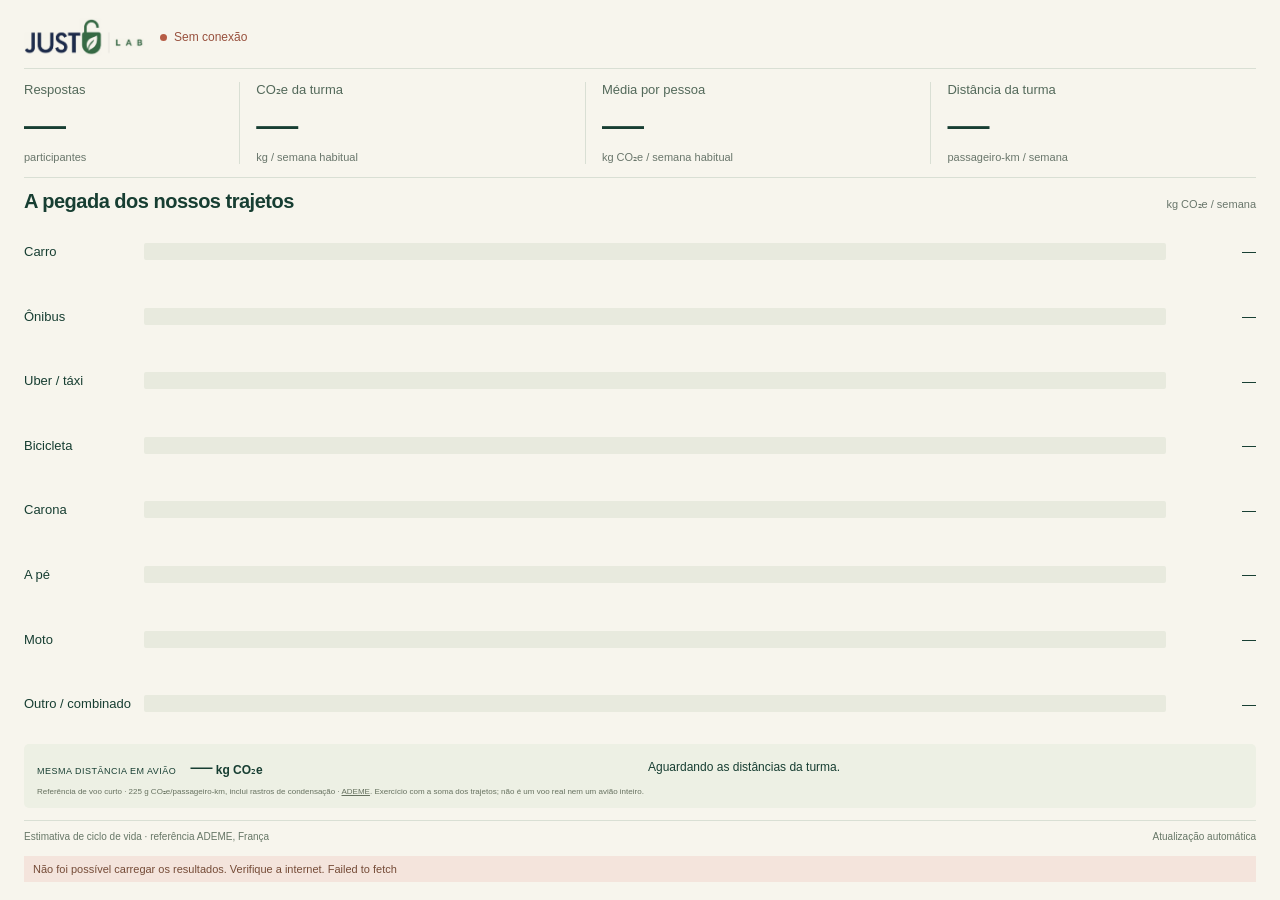
<file: dashboard.html>
<!doctype html>
<html lang="pt-BR"><head><meta charset="utf-8"><meta name="viewport" content="width=device-width,initial-scale=1"><meta name="referrer" content="no-referrer"><title>JUSTLAB · Painel ao vivo</title><link rel="stylesheet" href="dashboard.css?v=journeys2"><script defer src="dashboard.js?v=journeys2"></script></head>
<body><main aria-label="Resultados ao vivo da turma"><header><img class="brand-logo" src="assets/justlab-logo.webp" alt="JUSTLAB" width="120" height="38"><span id="status" role="status">Conectando…</span><span id="date"></span></header><section class="stats" aria-label="Totais da turma"><div><span>Respostas</span><strong id="people">—</strong><small>participantes</small></div><div><span>CO₂e da turma</span><strong id="total">—</strong><small>kg / semana habitual</small></div><div><span>Média por pessoa</span><strong id="average">—</strong><small>kg CO₂e / semana habitual</small></div><div><span>Distância da turma</span><strong id="distance">—</strong><small>passageiro-km / semana</small></div></section><section class="chart" aria-label="Emissões por transporte"><div class="chart-head"><h1>A pegada dos nossos trajetos</h1><span>kg CO₂e / semana</span></div><p id="empty" hidden>A turma começa a aparecer quando chegam as respostas.</p><div id="bars"></div></section><section class="flight-brief" aria-label="Comparação com avião"><div><span>MESMA DISTÂNCIA EM AVIÃO</span><b><strong id="flight-total">—</strong> kg CO₂e</b></div><p id="flight-ratio">Aguardando as distâncias da turma.</p><small>Referência de voo curto · 225 g CO₂e/passageiro-km, inclui rastros de condensação · <a href="https://impactco2.fr/outils/transport/avion-courtcourrier" target="_blank" rel="noreferrer">ADEME</a>. Exercício com a soma dos trajetos; não é um voo real nem um avião inteiro.</small></section><footer><span id="method">Estimativa de ciclo de vida · referência ADEME, França</span><span id="updated">Atualização automática</span></footer><p id="coverage" role="status" hidden></p><p id="problem" role="alert" hidden></p></main></body></html>
</file>
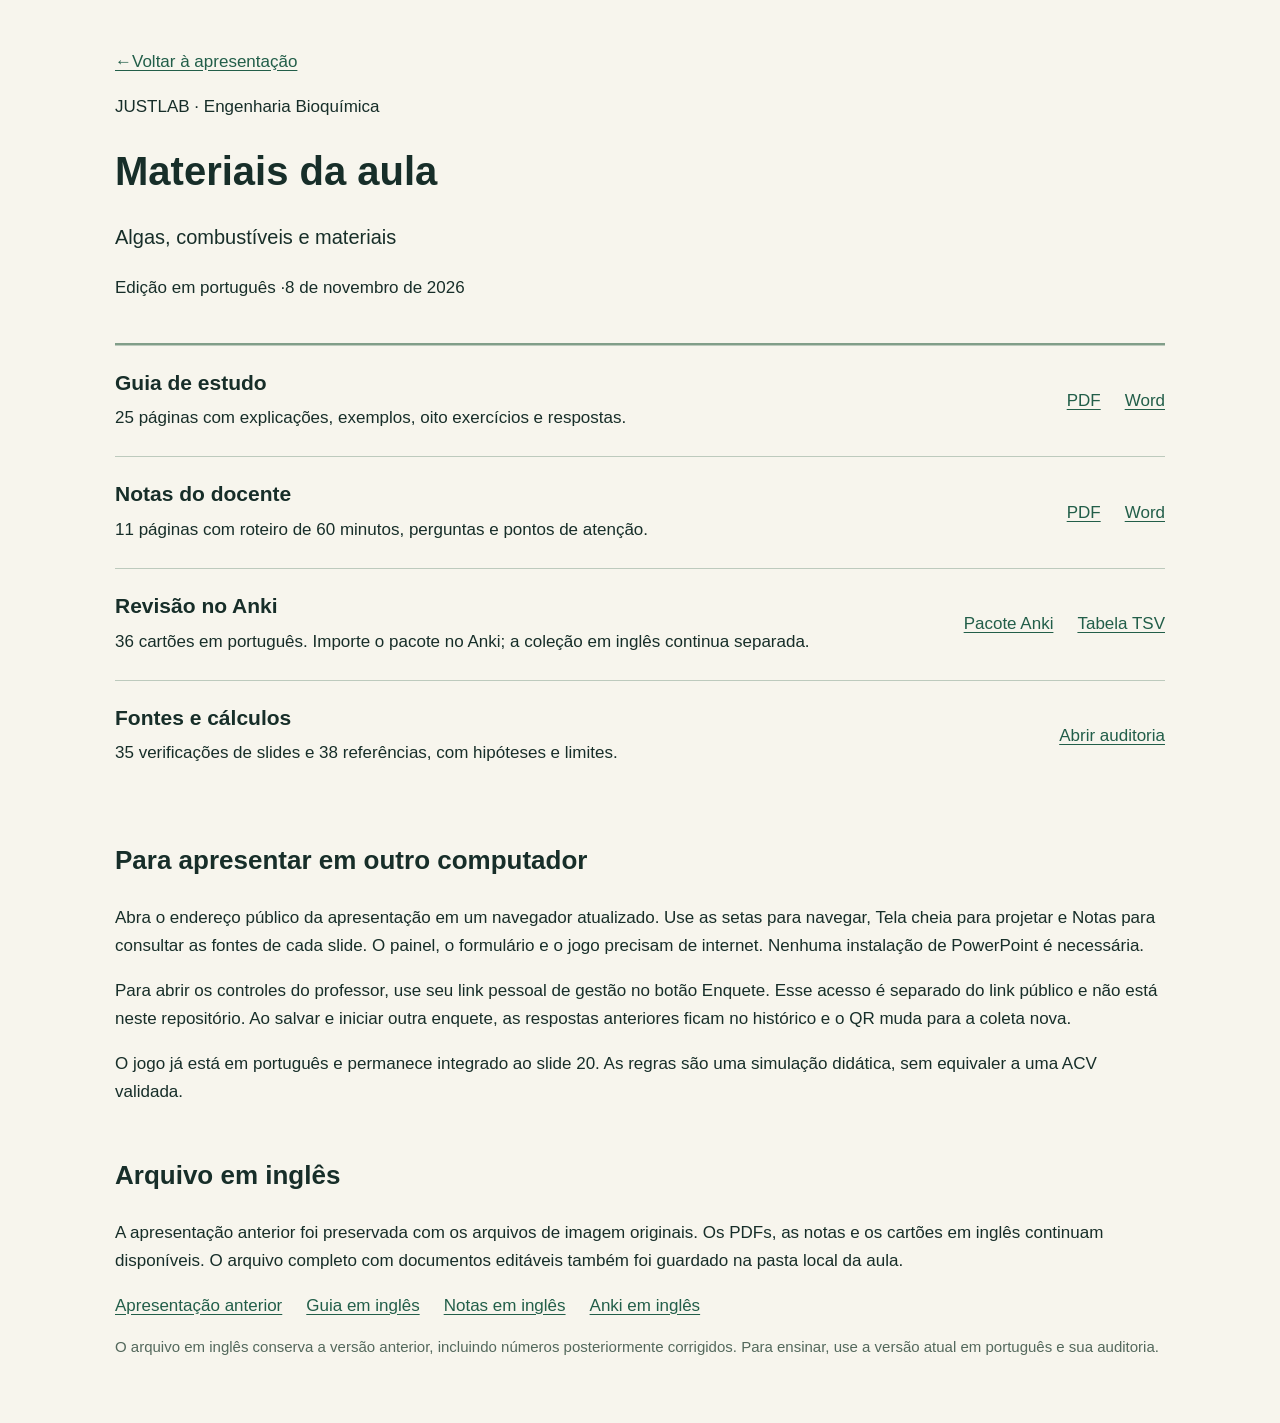
<file: materiais.html>
<!doctype html><html lang="pt-BR"><meta charset="utf-8"><meta name="viewport" content="width=device-width,initial-scale=1"><title>Materiais da aula · JUSTLAB</title><style>body{margin:0;background:#f7f5ed;color:#172e29;font:17px/1.65 Arial,sans-serif}main{max-width:1050px;margin:0 auto;padding:48px 28px}h1{font-size:40px;line-height:1.15}h2{font-size:26px;margin-top:48px}h3{font-size:21px}a{color:#225e49;text-underline-offset:3px}header{border-bottom:2px solid #819e89;padding-bottom:24px}.intro{font-size:20px}article{border-top:1px solid #bdcabd;padding:24px 0}.source-note{font-size:15px;color:#53685c}.formula{font:21px/1.7 Georgia,serif;padding:12px 0}nav{display:flex;gap:24px;flex-wrap:wrap}.links{display:flex;gap:24px;flex-wrap:wrap}details{padding:16px 0;border-bottom:1px solid #bdcabd}summary{font-weight:bold;cursor:pointer}pre{white-space:pre-wrap;overflow-wrap:anywhere;font:15px/1.6 Arial}li{margin-bottom:10px}img{max-width:100%}.download{display:inline-block;background:#163c30;color:white;padding:12px 20px;border-radius:4px;text-decoration:none}.file-row{display:flex;justify-content:space-between;gap:24px;border-top:1px solid #bdcabd;padding:20px 0}.file-row h3{margin:0}.file-row p{margin:4px 0}.file-row .links{align-self:center}.small{font-size:15px;color:#53685c}@media(max-width:650px){h1{font-size:32px}.file-row{display:block}.links{margin-top:12px}}</style><main><header><a href="./">←Voltar à apresentação</a><p>JUSTLAB · Engenharia Bioquímica</p><h1>Materiais da aula</h1><p class="intro">Algas, combustíveis e materiais</p><p>Edição em português ·8 de novembro de 2026</p></header><div class="file-row"><div><h3>Guia de estudo</h3><p>25 páginas com explicações, exemplos, oito exercícios e respostas.</p></div><div class="links"><a href="materiais/Guia_Estudo_Algas_PT.pdf">PDF</a><a href="materiais/Guia_Estudo_Algas_PT.docx">Word</a></div></div><div class="file-row"><div><h3>Notas do docente</h3><p>11 páginas com roteiro de 60 minutos, perguntas e pontos de atenção.</p></div><div class="links"><a href="materiais/Notas_Apresentacao_Algas_PT.pdf">PDF</a><a href="materiais/Notas_Apresentacao_Algas_PT.docx">Word</a></div></div><div class="file-row"><div><h3>Revisão no Anki</h3><p>36 cartões em português. Importe o pacote no Anki; a coleção em inglês continua separada.</p></div><div class="links"><a href="materiais/Revisao_Algas_PT.apkg">Pacote Anki</a><a href="materiais/Revisao_Algas_PT.tsv">Tabela TSV</a></div></div><div class="file-row"><div><h3>Fontes e cálculos</h3><p>35 verificações de slides e 38 referências, com hipóteses e limites.</p></div><div class="links"><a href="materiais/auditoria/">Abrir auditoria</a></div></div><h2>Para apresentar em outro computador</h2><p>Abra o endereço público da apresentação em um navegador atualizado. Use as setas para navegar, Tela cheia para projetar e Notas para consultar as fontes de cada slide. O painel, o formulário e o jogo precisam de internet. Nenhuma instalação de PowerPoint é necessária.</p><p>Para abrir os controles do professor, use seu link pessoal de gestão no botão Enquete. Esse acesso é separado do link público e não está neste repositório. Ao salvar e iniciar outra enquete, as respostas anteriores ficam no histórico e o QR muda para a coleta nova.</p><p>O jogo já está em português e permanece integrado ao slide 20. As regras são uma simulação didática, sem equivaler a uma ACV validada.</p><h2>Arquivo em inglês</h2><p>A apresentação anterior foi preservada com os arquivos de imagem originais. Os PDFs, as notas e os cartões em inglês continuam disponíveis. O arquivo completo com documentos editáveis também foi guardado na pasta local da aula.</p><div class="links"><a href="archive/en-2026-11-08/">Apresentação anterior</a><a href="archive/en-2026-11-08/materials/Algae_Student_Guide_EN.pdf">Guia em inglês</a><a href="archive/en-2026-11-08/materials/Algae_Presenter_Notes_EN.pdf">Notas em inglês</a><a href="archive/en-2026-11-08/materials/Algae_Revision_EN.apkg">Anki em inglês</a></div><p class="small">O arquivo em inglês conserva a versão anterior, incluindo números posteriormente corrigidos. Para ensinar, use a versão atual em português e sua auditoria.</p></main></html>
</file>
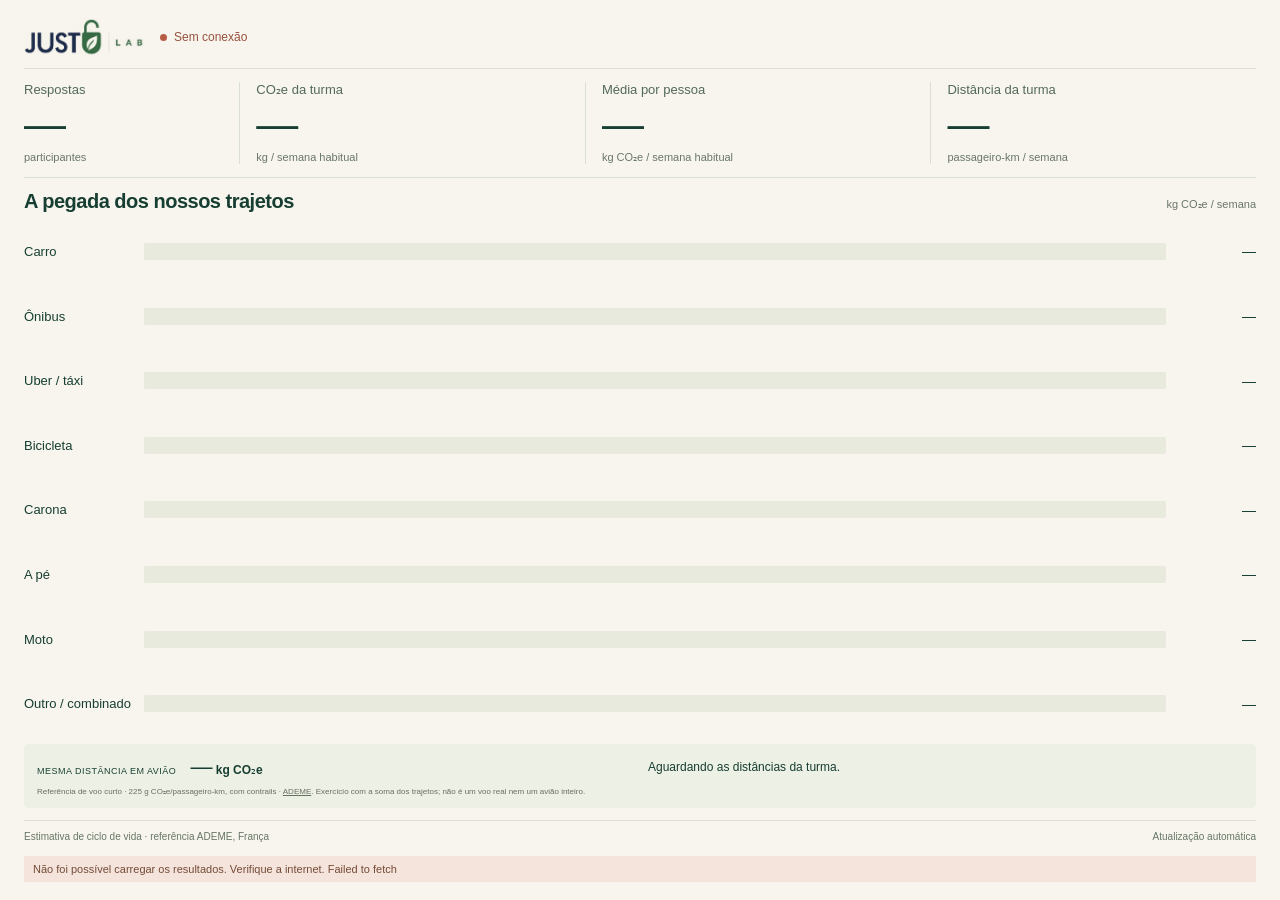
<file: archive/en-2026-11-08/dashboard.html>
<!doctype html>
<html lang="pt-BR"><head><meta charset="utf-8"><meta name="viewport" content="width=device-width,initial-scale=1"><meta name="referrer" content="no-referrer"><title>JUSTLAB · Painel ao vivo</title><link rel="stylesheet" href="dashboard.css?v=journeys2"><script defer src="dashboard.js?v=journeys2"></script></head>
<body><main aria-label="Resultados ao vivo da turma"><header><img class="brand-logo" src="assets/justlab-logo.webp" alt="JUSTLAB" width="120" height="38"><span id="status" role="status">Conectando…</span><span id="date"></span></header><section class="stats" aria-label="Totais da turma"><div><span>Respostas</span><strong id="people">—</strong><small>participantes</small></div><div><span>CO₂e da turma</span><strong id="total">—</strong><small>kg / semana habitual</small></div><div><span>Média por pessoa</span><strong id="average">—</strong><small>kg CO₂e / semana habitual</small></div><div><span>Distância da turma</span><strong id="distance">—</strong><small>passageiro-km / semana</small></div></section><section class="chart" aria-label="Emissões por transporte"><div class="chart-head"><h1>A pegada dos nossos trajetos</h1><span>kg CO₂e / semana</span></div><p id="empty" hidden>A turma começa a aparecer quando chegam as respostas.</p><div id="bars"></div></section><section class="flight-brief" aria-label="Comparação com avião"><div><span>MESMA DISTÂNCIA EM AVIÃO</span><b><strong id="flight-total">—</strong> kg CO₂e</b></div><p id="flight-ratio">Aguardando as distâncias da turma.</p><small>Referência de voo curto · 225 g CO₂e/passageiro-km, com contrails · <a href="https://impactco2.fr/outils/transport/avion-courtcourrier" target="_blank" rel="noreferrer">ADEME</a>. Exercício com a soma dos trajetos; não é um voo real nem um avião inteiro.</small></section><footer><span id="method">Estimativa de ciclo de vida · referência ADEME, França</span><span id="updated">Atualização automática</span></footer><p id="coverage" role="status" hidden></p><p id="problem" role="alert" hidden></p></main></body></html>
</file>
<file: vendor/reveal.css>
.reveal .stretch,.reveal .r-stretch{max-width:none;max-height:none}.reveal pre.stretch code,.reveal pre.r-stretch code{box-sizing:border-box;height:100%;max-height:100%}.reveal .r-fit-text{white-space:nowrap;display:inline-block}.reveal .r-stack{grid-template-rows:100%;display:grid}.reveal .r-stack>*{grid-area:1/1;margin:auto}.reveal .r-vstack,.reveal .r-hstack{display:flex}.reveal .r-vstack img,.reveal .r-vstack video,.reveal .r-hstack img,.reveal .r-hstack video{object-fit:contain;min-width:0;min-height:0}.reveal .r-vstack{flex-direction:column;justify-content:center;align-items:center}.reveal .r-hstack{flex-direction:row;justify-content:center;align-items:center}.reveal .items-stretch{align-items:stretch}.reveal .items-start{align-items:flex-start}.reveal .items-center{align-items:center}.reveal .items-end{align-items:flex-end}.reveal .justify-between{justify-content:space-between}.reveal .justify-around{justify-content:space-around}.reveal .justify-start{justify-content:flex-start}.reveal .justify-center{justify-content:center}.reveal .justify-end{justify-content:flex-end}html.reveal-full-page{width:100%;height:100vh;height:calc(var(--vh,1vh) * 100);height:100dvh;overflow:hidden}.reveal-viewport{color:#000;--r-controls-spacing:12px;--r-overlay-header-height:40px;--r-overlay-margin:0px;--r-overlay-padding:6px;--r-overlay-gap:5px;background-color:#fff;height:100%;margin:0;line-height:1;position:relative;overflow:hidden}@media screen and (width<=1024px),(height<=768px){.reveal-viewport{--r-overlay-header-height:26px}}.reveal-viewport:fullscreen{width:100%!important;height:100%!important;top:0!important;left:0!important;transform:none!important}.reveal .fragment{transition:all .2s}.reveal .fragment:not(.custom){opacity:0;visibility:hidden;will-change:opacity}.reveal .fragment.visible{opacity:1;visibility:inherit}.reveal .fragment.disabled{transition:none}.reveal .fragment.grow{opacity:1;visibility:inherit}.reveal .fragment.grow.visible{transform:scale(1.3)}.reveal .fragment.shrink{opacity:1;visibility:inherit}.reveal .fragment.shrink.visible{transform:scale(.7)}.reveal .fragment.zoom-in{transform:scale(.1)}.reveal .fragment.zoom-in.visible{transform:none}.reveal .fragment.fade-out{opacity:1;visibility:inherit}.reveal .fragment.fade-out.visible{opacity:0;visibility:hidden}.reveal .fragment.semi-fade-out{opacity:1;visibility:inherit}.reveal .fragment.semi-fade-out.visible{opacity:.5;visibility:inherit}.reveal .fragment.strike{opacity:1;visibility:inherit}.reveal .fragment.strike.visible{text-decoration:line-through}.reveal .fragment.fade-up{transform:translateY(40px)}.reveal .fragment.fade-up.visible{transform:translate(0)}.reveal .fragment.fade-down{transform:translateY(-40px)}.reveal .fragment.fade-down.visible{transform:translate(0)}.reveal .fragment.fade-right{transform:translate(-40px)}.reveal .fragment.fade-right.visible{transform:translate(0)}.reveal .fragment.fade-left{transform:translate(40px)}.reveal .fragment.fade-left.visible{transform:translate(0)}.reveal .fragment.fade-in-then-out,.reveal .fragment.current-visible{opacity:0;visibility:hidden}.reveal .fragment.fade-in-then-out.current-fragment,.reveal .fragment.current-visible.current-fragment{opacity:1;visibility:inherit}.reveal .fragment.fade-in-then-semi-out{opacity:0;visibility:hidden}.reveal .fragment.fade-in-then-semi-out.visible{opacity:.5;visibility:inherit}.reveal .fragment.fade-in-then-semi-out.current-fragment,.reveal .fragment.highlight-red,.reveal .fragment.highlight-current-red,.reveal .fragment.highlight-green,.reveal .fragment.highlight-current-green,.reveal .fragment.highlight-blue,.reveal .fragment.highlight-current-blue{opacity:1;visibility:inherit}.reveal .fragment.highlight-red.visible{color:#ff2c2d}.reveal .fragment.highlight-green.visible{color:#17ff2e}.reveal .fragment.highlight-blue.visible{color:#1b91ff}.reveal .fragment.highlight-current-red.current-fragment{color:#ff2c2d}.reveal .fragment.highlight-current-green.current-fragment{color:#17ff2e}.reveal .fragment.highlight-current-blue.current-fragment{color:#1b91ff}.reveal:after{content:"";font-style:italic}.reveal iframe{z-index:1}.reveal a{position:relative}@keyframes bounce-right{0%,10%,25%,40%,50%{transform:translate(0)}20%{transform:translate(10px)}30%{transform:translate(-5px)}}@keyframes bounce-left{0%,10%,25%,40%,50%{transform:translate(0)}20%{transform:translate(-10px)}30%{transform:translate(5px)}}@keyframes bounce-down{0%,10%,25%,40%,50%{transform:translateY(0)}20%{transform:translateY(10px)}30%{transform:translateY(-5px)}}.reveal .controls{top:auto;bottom:var(--r-controls-spacing);right:var(--r-controls-spacing);z-index:11;color:#000;pointer-events:none;font-size:10px;display:none;position:absolute;left:auto}.reveal .controls button{cursor:pointer;color:currentColor;z-index:2;pointer-events:auto;font-size:inherit;visibility:hidden;opacity:0;-webkit-appearance:none;-webkit-tap-highlight-color:#0000;background-color:#0000;border:0;outline:0;padding:0;transition:color .2s,opacity .2s,transform .2s;position:absolute;transform:scale(.9999)}.reveal .controls .controls-arrow:before,.reveal .controls .controls-arrow:after{content:"";transform-origin:.2em;will-change:transform;background-color:currentColor;border-radius:.25em;width:2.6em;height:.5em;transition:all .15s,background-color .8s;position:absolute;top:0;left:0}.reveal .controls .controls-arrow{width:3.6em;height:3.6em;position:relative}.reveal .controls .controls-arrow:before{transform:translate(.5em)translateY(1.55em)rotate(45deg)}.reveal .controls .controls-arrow:after{transform:translate(.5em)translateY(1.55em)rotate(-45deg)}.reveal .controls .controls-arrow:hover:before{transform:translate(.5em)translateY(1.55em)rotate(40deg)}.reveal .controls .controls-arrow:hover:after{transform:translate(.5em)translateY(1.55em)rotate(-40deg)}.reveal .controls .controls-arrow:active:before{transform:translate(.5em)translateY(1.55em)rotate(36deg)}.reveal .controls .controls-arrow:active:after{transform:translate(.5em)translateY(1.55em)rotate(-36deg)}.reveal .controls .navigate-left{bottom:3.2em;right:6.4em;transform:translate(-10px)}.reveal .controls .navigate-left.highlight{animation:2s ease-out 50 both bounce-left}.reveal .controls .navigate-right{bottom:3.2em;right:0;transform:translate(10px)}.reveal .controls .navigate-right .controls-arrow{transform:rotate(180deg)}.reveal .controls .navigate-right.highlight{animation:2s ease-out 50 both bounce-right}.reveal .controls .navigate-up{bottom:6.4em;right:3.2em;transform:translateY(-10px)}.reveal .controls .navigate-up .controls-arrow{transform:rotate(90deg)}.reveal .controls .navigate-down{padding-bottom:1.4em;bottom:-1.4em;right:3.2em;transform:translateY(10px)}.reveal .controls .navigate-down .controls-arrow{transform:rotate(-90deg)}.reveal .controls .navigate-down.highlight{animation:2s ease-out 50 both bounce-down}.reveal .controls[data-controls-back-arrows=faded] .navigate-up.enabled{opacity:.3}.reveal .controls[data-controls-back-arrows=faded] .navigate-up.enabled:hover{opacity:1}.reveal .controls[data-controls-back-arrows=hidden] .navigate-up.enabled{opacity:0;visibility:hidden}.reveal .controls .enabled{visibility:visible;opacity:.9;cursor:pointer;transform:none}.reveal .controls .enabled.fragmented{opacity:.5}.reveal .controls .enabled:hover,.reveal .controls .enabled.fragmented:hover{opacity:1}.reveal:not(.rtl) .controls[data-controls-back-arrows=faded] .navigate-left.enabled{opacity:.3}.reveal:not(.rtl) .controls[data-controls-back-arrows=faded] .navigate-left.enabled:hover{opacity:1}.reveal:not(.rtl) .controls[data-controls-back-arrows=hidden] .navigate-left.enabled{opacity:0;visibility:hidden}.reveal.rtl .controls[data-controls-back-arrows=faded] .navigate-right.enabled{opacity:.3}.reveal.rtl .controls[data-controls-back-arrows=faded] .navigate-right.enabled:hover{opacity:1}.reveal.rtl .controls[data-controls-back-arrows=hidden] .navigate-right.enabled{opacity:0;visibility:hidden}.reveal[data-navigation-mode=linear].has-horizontal-slides .navigate-up,.reveal[data-navigation-mode=linear].has-horizontal-slides .navigate-down{display:none}.reveal[data-navigation-mode=linear].has-horizontal-slides .navigate-left,.reveal:not(.has-vertical-slides) .controls .navigate-left{bottom:1.4em;right:5.5em}.reveal[data-navigation-mode=linear].has-horizontal-slides .navigate-right,.reveal:not(.has-vertical-slides) .controls .navigate-right{bottom:1.4em;right:.5em}.reveal:not(.has-horizontal-slides) .controls .navigate-up{bottom:5em;right:1.4em}.reveal:not(.has-horizontal-slides) .controls .navigate-down{bottom:.5em;right:1.4em}.reveal.has-dark-background .controls{color:#fff}.reveal.has-light-background .controls{color:#000}.reveal.no-hover .controls .controls-arrow:hover:before,.reveal.no-hover .controls .controls-arrow:active:before{transform:translate(.5em)translateY(1.55em)rotate(45deg)}.reveal.no-hover .controls .controls-arrow:hover:after,.reveal.no-hover .controls .controls-arrow:active:after{transform:translate(.5em)translateY(1.55em)rotate(-45deg)}@media screen and (width>=500px){.reveal-viewport{--r-controls-spacing:.8em}.reveal .controls[data-controls-layout=edges]{inset:0}.reveal .controls[data-controls-layout=edges] .navigate-left,.reveal .controls[data-controls-layout=edges] .navigate-right,.reveal .controls[data-controls-layout=edges] .navigate-up,.reveal .controls[data-controls-layout=edges] .navigate-down{bottom:auto;right:auto}.reveal .controls[data-controls-layout=edges] .navigate-left{top:50%;left:var(--r-controls-spacing);margin-top:-1.8em}.reveal .controls[data-controls-layout=edges] .navigate-right{top:50%;right:var(--r-controls-spacing);margin-top:-1.8em}.reveal .controls[data-controls-layout=edges] .navigate-up{top:var(--r-controls-spacing);margin-left:-1.8em;left:50%}.reveal .controls[data-controls-layout=edges] .navigate-down{bottom:calc(var(--r-controls-spacing) - 1.4em + .3em);margin-left:-1.8em;left:50%}}.reveal .progress{z-index:10;color:#fff;background-color:#0003;width:100%;height:3px;display:none;position:absolute;bottom:0;left:0}.reveal .progress:after{content:"";width:100%;height:10px;display:block;position:absolute;top:-10px}.reveal .progress span{transform-origin:0 0;background-color:currentColor;width:100%;height:100%;transition:transform .8s cubic-bezier(.26,.86,.44,.985);display:block;transform:scaleX(0)}.reveal .slide-number{z-index:31;color:#fff;background-color:#0006;padding:5px;font-family:Helvetica,sans-serif;font-size:12px;line-height:1;display:block;position:absolute;bottom:8px;right:8px}.reveal .slide-number a{color:currentColor}.reveal .slide-number-delimiter{margin:0 3px}.reveal{touch-action:pinch-zoom;width:100%;height:100%;position:relative;overflow:hidden}.reveal.embedded{touch-action:pan-y}.reveal.embedded.is-vertical-slide{touch-action:none}.reveal .slides{pointer-events:none;z-index:1;text-align:center;perspective:600px;perspective-origin:50% 40%;width:100%;height:100%;margin:auto;position:absolute;inset:0;overflow:visible}.reveal .slides>section{perspective:600px}.reveal .slides>section,.reveal .slides>section>section{pointer-events:auto;z-index:10;transform-style:flat;width:100%;transition:transform-origin .8s cubic-bezier(.26,.86,.44,.985),transform .8s cubic-bezier(.26,.86,.44,.985),visibility .8s cubic-bezier(.26,.86,.44,.985),opacity .8s cubic-bezier(.26,.86,.44,.985);display:none;position:absolute}.reveal[data-transition-speed=fast] .slides section{transition-duration:.4s}.reveal[data-transition-speed=slow] .slides section{transition-duration:1.2s}.reveal .slides section[data-transition-speed=fast]{transition-duration:.4s}.reveal .slides section[data-transition-speed=slow]{transition-duration:1.2s}.reveal .slides>section.stack{pointer-events:none;height:100%;padding-top:0;padding-bottom:0}.reveal .slides>section.present,.reveal .slides>section>section.present{z-index:11;opacity:1;display:block}.reveal .slides>section:empty,.reveal .slides>section>section:empty,.reveal .slides>section[data-background-interactive],.reveal .slides>section>section[data-background-interactive]{pointer-events:none}.reveal.center,.reveal.center .slides,.reveal.center .slides section{min-height:0!important}.reveal .slides>section:not(.present),.reveal .slides>section>section:not(.present){pointer-events:none}.reveal.overview .slides>section,.reveal.overview .slides>section>section{pointer-events:auto}.reveal .slides>section.past,.reveal .slides>section.future,.reveal .slides>section.past>section,.reveal .slides>section.future>section,.reveal .slides>section>section.past,.reveal .slides>section>section.future{opacity:0}.reveal .slides>section[data-transition=slide].past,.reveal .slides>section[data-transition~=slide-out].past,.reveal.slide .slides>section:not([data-transition]).past{transform:translate(-150%)}.reveal .slides>section[data-transition=slide].future,.reveal .slides>section[data-transition~=slide-in].future,.reveal.slide .slides>section:not([data-transition]).future{transform:translate(150%)}.reveal .slides>section>section[data-transition=slide].past,.reveal .slides>section>section[data-transition~=slide-out].past,.reveal.slide .slides>section>section:not([data-transition]).past{transform:translateY(-150%)}.reveal .slides>section>section[data-transition=slide].future,.reveal .slides>section>section[data-transition~=slide-in].future,.reveal.slide .slides>section>section:not([data-transition]).future{transform:translateY(150%)}.reveal .slides>section[data-transition=linear].past,.reveal .slides>section[data-transition~=linear-out].past,.reveal.linear .slides>section:not([data-transition]).past{transform:translate(-150%)}.reveal .slides>section[data-transition=linear].future,.reveal .slides>section[data-transition~=linear-in].future,.reveal.linear .slides>section:not([data-transition]).future{transform:translate(150%)}.reveal .slides>section>section[data-transition=linear].past,.reveal .slides>section>section[data-transition~=linear-out].past,.reveal.linear .slides>section>section:not([data-transition]).past{transform:translateY(-150%)}.reveal .slides>section>section[data-transition=linear].future,.reveal .slides>section>section[data-transition~=linear-in].future,.reveal.linear .slides>section>section:not([data-transition]).future{transform:translateY(150%)}.reveal .slides section[data-transition=default].stack,.reveal.default .slides section.stack{transform-style:preserve-3d}.reveal .slides>section[data-transition=default].past,.reveal .slides>section[data-transition~=default-out].past,.reveal.default .slides>section:not([data-transition]).past{transform:translate(-100%)rotateY(-90deg)translate(-100%)}.reveal .slides>section[data-transition=default].future,.reveal .slides>section[data-transition~=default-in].future,.reveal.default .slides>section:not([data-transition]).future{transform:translate(100%)rotateY(90deg)translate(100%)}.reveal .slides>section>section[data-transition=default].past,.reveal .slides>section>section[data-transition~=default-out].past,.reveal.default .slides>section>section:not([data-transition]).past{transform:translateY(-300px)rotateX(70deg)translateY(-300px)}.reveal .slides>section>section[data-transition=default].future,.reveal .slides>section>section[data-transition~=default-in].future,.reveal.default .slides>section>section:not([data-transition]).future{transform:translateY(300px)rotateX(-70deg)translateY(300px)}.reveal .slides section[data-transition=convex].stack,.reveal.convex .slides section.stack{transform-style:preserve-3d}.reveal .slides>section[data-transition=convex].past,.reveal .slides>section[data-transition~=convex-out].past,.reveal.convex .slides>section:not([data-transition]).past{transform:translate(-100%)rotateY(-90deg)translate(-100%)}.reveal .slides>section[data-transition=convex].future,.reveal .slides>section[data-transition~=convex-in].future,.reveal.convex .slides>section:not([data-transition]).future{transform:translate(100%)rotateY(90deg)translate(100%)}.reveal .slides>section>section[data-transition=convex].past,.reveal .slides>section>section[data-transition~=convex-out].past,.reveal.convex .slides>section>section:not([data-transition]).past{transform:translateY(-300px)rotateX(70deg)translateY(-300px)}.reveal .slides>section>section[data-transition=convex].future,.reveal .slides>section>section[data-transition~=convex-in].future,.reveal.convex .slides>section>section:not([data-transition]).future{transform:translateY(300px)rotateX(-70deg)translateY(300px)}.reveal .slides section[data-transition=concave].stack,.reveal.concave .slides section.stack{transform-style:preserve-3d}.reveal .slides>section[data-transition=concave].past,.reveal .slides>section[data-transition~=concave-out].past,.reveal.concave .slides>section:not([data-transition]).past{transform:translate(-100%)rotateY(90deg)translate(-100%)}.reveal .slides>section[data-transition=concave].future,.reveal .slides>section[data-transition~=concave-in].future,.reveal.concave .slides>section:not([data-transition]).future{transform:translate(100%)rotateY(-90deg)translate(100%)}.reveal .slides>section>section[data-transition=concave].past,.reveal .slides>section>section[data-transition~=concave-out].past,.reveal.concave .slides>section>section:not([data-transition]).past{transform:translateY(-80%)rotateX(-70deg)translateY(-80%)}.reveal .slides>section>section[data-transition=concave].future,.reveal .slides>section>section[data-transition~=concave-in].future,.reveal.concave .slides>section>section:not([data-transition]).future{transform:translateY(80%)rotateX(70deg)translateY(80%)}.reveal .slides section[data-transition=zoom],.reveal.zoom .slides section:not([data-transition]){transition-timing-function:ease}.reveal .slides>section[data-transition=zoom].past,.reveal .slides>section[data-transition~=zoom-out].past,.reveal.zoom .slides>section:not([data-transition]).past{visibility:hidden;transform:scale(16)}.reveal .slides>section[data-transition=zoom].future,.reveal .slides>section[data-transition~=zoom-in].future,.reveal.zoom .slides>section:not([data-transition]).future{visibility:hidden;transform:scale(.2)}.reveal .slides>section>section[data-transition=zoom].past,.reveal .slides>section>section[data-transition~=zoom-out].past,.reveal.zoom .slides>section>section:not([data-transition]).past{transform:scale(16)}.reveal .slides>section>section[data-transition=zoom].future,.reveal .slides>section>section[data-transition~=zoom-in].future,.reveal.zoom .slides>section>section:not([data-transition]).future{transform:scale(.2)}.reveal.cube .slides{perspective:1300px}.reveal.cube .slides section{backface-visibility:hidden;box-sizing:border-box;min-height:700px;transform-style:preserve-3d;padding:30px}.reveal.center.cube .slides section{min-height:0}.reveal.cube .slides section:not(.stack):before{content:"";background:#0000001a;border-radius:4px;width:100%;height:100%;display:block;position:absolute;top:0;left:0;transform:translateZ(-20px)}.reveal.cube .slides section:not(.stack):after{content:"";z-index:1;background:0 0;border-radius:4px;width:90%;height:30px;display:block;position:absolute;bottom:0;left:5%;transform:translateZ(-90px)rotateX(65deg);box-shadow:0 95px 25px #0003}.reveal.cube .slides>section.stack{background:0 0;padding:0}.reveal.cube .slides>section.past{transform-origin:100% 0;transform:translate(-100%)rotateY(-90deg)}.reveal.cube .slides>section.future{transform-origin:0 0;transform:translate(100%)rotateY(90deg)}.reveal.cube .slides>section>section.past{transform-origin:0 100%;transform:translateY(-100%)rotateX(90deg)}.reveal.cube .slides>section>section.future{transform-origin:0 0;transform:translateY(100%)rotateX(-90deg)}.reveal.page .slides{perspective-origin:0%;perspective:3000px}.reveal.page .slides section{box-sizing:border-box;min-height:700px;transform-style:preserve-3d;padding:30px}.reveal.page .slides section.past{z-index:12}.reveal.page .slides section:not(.stack):before{content:"";background:#0000001a;width:100%;height:100%;display:block;position:absolute;top:0;left:0;transform:translateZ(-20px)}.reveal.page .slides section:not(.stack):after{content:"";z-index:1;background:0 0;border-radius:4px;width:90%;height:30px;display:block;position:absolute;bottom:0;left:5%;transform:translateZ(-90px)rotateX(65deg);box-shadow:0 95px 25px #0003}.reveal.page .slides>section.stack{background:0 0;padding:0}.reveal.page .slides>section.past{transform-origin:0 0;transform:translate(-40%)rotateY(-80deg)}.reveal.page .slides>section.future{transform-origin:100% 0;transform:translate(0,0)}.reveal.page .slides>section>section.past{transform-origin:0 0;transform:translateY(-40%)rotateX(80deg)}.reveal.page .slides>section>section.future{transform-origin:0 100%;transform:translate(0,0)}.reveal .slides section[data-transition=fade],.reveal.fade .slides section:not([data-transition]),.reveal.fade .slides>section>section:not([data-transition]){transition:opacity .5s;transform:none}.reveal.fade.overview .slides section,.reveal.fade.overview .slides>section>section{transition:none}.reveal .slides section[data-transition=none],.reveal.none .slides section:not([data-transition]){transition:none;transform:none}.reveal .pause-overlay{visibility:hidden;opacity:0;z-index:100;background:#000;width:100%;height:100%;transition:all 1s;position:absolute;top:0;left:0}.reveal .pause-overlay .resume-button{color:#ccc;cursor:pointer;background:0 0;border:2px solid #ccc;border-radius:2px;padding:6px 14px;font-size:16px;position:absolute;bottom:20px;right:20px}.reveal .pause-overlay .resume-button:hover{color:#fff;border-color:#fff}.reveal.paused .pause-overlay{visibility:visible;opacity:1}.reveal .no-transition,.reveal .no-transition *,.reveal .slides.disable-slide-transitions section{transition:none!important}.reveal .slides.disable-slide-transitions section{transform:none!important}.reveal .backgrounds{perspective:600px;width:100%;height:100%;position:absolute;top:0;left:0}.reveal .slide-background{opacity:0;visibility:hidden;background-color:#0000;width:100%;height:100%;transition:all .8s cubic-bezier(.26,.86,.44,.985);display:none;position:absolute;overflow:hidden}.reveal .slide-background-content{background-position:50%;background-repeat:no-repeat;background-size:cover;width:100%;height:100%;position:absolute}.reveal .slide-background.stack{display:block}.reveal .slide-background.present{opacity:1;visibility:visible;z-index:2}.print-pdf .reveal .slide-background{opacity:1!important;visibility:visible!important}.reveal .slide-background video{object-fit:cover;width:100%;max-width:none;height:100%;max-height:none;position:absolute;top:0;left:0}.reveal .slide-background[data-background-size=contain] video{object-fit:contain}.reveal[data-background-transition=none]>.backgrounds .slide-background:not([data-background-transition]),.reveal>.backgrounds .slide-background[data-background-transition=none]{transition:none}.reveal[data-background-transition=slide]>.backgrounds .slide-background:not([data-background-transition]),.reveal>.backgrounds .slide-background[data-background-transition=slide]{opacity:1}.reveal[data-background-transition=slide]>.backgrounds .slide-background.past:not([data-background-transition]),.reveal>.backgrounds .slide-background.past[data-background-transition=slide]{transform:translate(-100%)}.reveal[data-background-transition=slide]>.backgrounds .slide-background.future:not([data-background-transition]),.reveal>.backgrounds .slide-background.future[data-background-transition=slide]{transform:translate(100%)}.reveal[data-background-transition=slide]>.backgrounds .slide-background>.slide-background.past:not([data-background-transition]),.reveal>.backgrounds .slide-background>.slide-background.past[data-background-transition=slide]{transform:translateY(-100%)}.reveal[data-background-transition=slide]>.backgrounds .slide-background>.slide-background.future:not([data-background-transition]),.reveal>.backgrounds .slide-background>.slide-background.future[data-background-transition=slide]{transform:translateY(100%)}.reveal[data-background-transition=convex]>.backgrounds .slide-background.past:not([data-background-transition]),.reveal>.backgrounds .slide-background.past[data-background-transition=convex]{opacity:0;transform:translate(-100%)rotateY(-90deg)translate(-100%)}.reveal[data-background-transition=convex]>.backgrounds .slide-background.future:not([data-background-transition]),.reveal>.backgrounds .slide-background.future[data-background-transition=convex]{opacity:0;transform:translate(100%)rotateY(90deg)translate(100%)}.reveal[data-background-transition=convex]>.backgrounds .slide-background>.slide-background.past:not([data-background-transition]),.reveal>.backgrounds .slide-background>.slide-background.past[data-background-transition=convex]{opacity:0;transform:translateY(-100%)rotateX(90deg)translateY(-100%)}.reveal[data-background-transition=convex]>.backgrounds .slide-background>.slide-background.future:not([data-background-transition]),.reveal>.backgrounds .slide-background>.slide-background.future[data-background-transition=convex]{opacity:0;transform:translateY(100%)rotateX(-90deg)translateY(100%)}.reveal[data-background-transition=concave]>.backgrounds .slide-background.past:not([data-background-transition]),.reveal>.backgrounds .slide-background.past[data-background-transition=concave]{opacity:0;transform:translate(-100%)rotateY(90deg)translate(-100%)}.reveal[data-background-transition=concave]>.backgrounds .slide-background.future:not([data-background-transition]),.reveal>.backgrounds .slide-background.future[data-background-transition=concave]{opacity:0;transform:translate(100%)rotateY(-90deg)translate(100%)}.reveal[data-background-transition=concave]>.backgrounds .slide-background>.slide-background.past:not([data-background-transition]),.reveal>.backgrounds .slide-background>.slide-background.past[data-background-transition=concave]{opacity:0;transform:translateY(-100%)rotateX(-90deg)translateY(-100%)}.reveal[data-background-transition=concave]>.backgrounds .slide-background>.slide-background.future:not([data-background-transition]),.reveal>.backgrounds .slide-background>.slide-background.future[data-background-transition=concave]{opacity:0;transform:translateY(100%)rotateX(90deg)translateY(100%)}.reveal[data-background-transition=zoom]>.backgrounds .slide-background:not([data-background-transition]),.reveal>.backgrounds .slide-background[data-background-transition=zoom]{transition-timing-function:ease}.reveal[data-background-transition=zoom]>.backgrounds .slide-background.past:not([data-background-transition]),.reveal>.backgrounds .slide-background.past[data-background-transition=zoom]{opacity:0;visibility:hidden;transform:scale(16)}.reveal[data-background-transition=zoom]>.backgrounds .slide-background.future:not([data-background-transition]),.reveal>.backgrounds .slide-background.future[data-background-transition=zoom]{opacity:0;visibility:hidden;transform:scale(.2)}.reveal[data-background-transition=zoom]>.backgrounds .slide-background>.slide-background.past:not([data-background-transition]),.reveal>.backgrounds .slide-background>.slide-background.past[data-background-transition=zoom]{opacity:0;visibility:hidden;transform:scale(16)}.reveal[data-background-transition=zoom]>.backgrounds .slide-background>.slide-background.future:not([data-background-transition]),.reveal>.backgrounds .slide-background>.slide-background.future[data-background-transition=zoom]{opacity:0;visibility:hidden;transform:scale(.2)}.reveal[data-transition-speed=fast]>.backgrounds .slide-background{transition-duration:.4s}.reveal[data-transition-speed=slow]>.backgrounds .slide-background{transition-duration:1.2s}.reveal [data-auto-animate-target^=unmatched]{will-change:opacity}.reveal section[data-auto-animate]:not(.stack):not([data-auto-animate=running]) [data-auto-animate-target^=unmatched]{opacity:0}.reveal.overview{perspective-origin:50%;perspective:700px}.reveal.overview .slides section{cursor:pointer;box-sizing:border-box;height:100%;overflow:hidden;opacity:1!important;visibility:visible!important;top:0!important}.reveal.overview .slides section:hover,.reveal.overview .slides section.present{outline-offset:10px;outline:10px solid #96969699}.reveal.overview .slides section.present{outline:10px solid var(--r-link-color)}.reveal.overview .slides section .fragment{opacity:1;transition:none}.reveal.overview .slides section:after,.reveal.overview .slides section:before{display:none!important}.reveal.overview .slides>section.stack{background:0 0;outline:none;padding:0;overflow:visible;top:0!important}.reveal.overview .backgrounds{perspective:inherit}.reveal.overview .backgrounds .slide-background{opacity:1;visibility:visible;outline-offset:10px;outline:10px solid #9696961a}.reveal.overview .backgrounds .slide-background.stack{overflow:visible}.reveal.overview .slides section,.reveal.overview-deactivating .slides section,.reveal.overview .backgrounds .slide-background,.reveal.overview-deactivating .backgrounds .slide-background{transition:none}.reveal.rtl .slides,.reveal.rtl .slides h1,.reveal.rtl .slides h2,.reveal.rtl .slides h3,.reveal.rtl .slides h4,.reveal.rtl .slides h5,.reveal.rtl .slides h6{direction:rtl;font-family:sans-serif}.reveal.rtl pre,.reveal.rtl code{direction:ltr}.reveal.rtl ol,.reveal.rtl ul{text-align:right}.reveal.rtl .progress span{transform-origin:100% 0}.reveal.has-parallax-background .backgrounds{transition:all .8s}.reveal.has-parallax-background[data-transition-speed=fast] .backgrounds{transition-duration:.4s}.reveal.has-parallax-background[data-transition-speed=slow] .backgrounds{transition-duration:1.2s}@keyframes fade-in{0%{opacity:0}to{opacity:1}}@keyframes scale-up{0%{transform:scale(.95)}to{transform:scale(1)}}.reveal [data-preview-image],.reveal [data-preview-video],.reveal [data-preview-link]:not(a):not([data-preview-link=false]){cursor:zoom-in}.r-overlay{top:var(--r-overlay-margin);right:var(--r-overlay-margin);bottom:var(--r-overlay-margin);left:var(--r-overlay-margin);border-radius:min(var(--r-overlay-margin), 6px);z-index:99;-webkit-backdrop-filter:blur(10px);backdrop-filter:blur(10px);color:#fff;background:#000000f2;font-family:ui-sans-serif,system-ui,-apple-system,Helvetica,sans-serif;transition:all .3s;animation:.3s fade-in;position:absolute}.r-overlay-viewport{top:var(--r-overlay-padding);right:var(--r-overlay-padding);bottom:var(--r-overlay-padding);left:var(--r-overlay-padding);gap:var(--r-overlay-gap);flex-direction:column;display:flex;position:absolute}.r-overlay-header{z-index:2;box-sizing:border-box;height:var(--r-overlay-header-height);justify-content:flex-end;align-items:center;gap:6px;display:flex}.r-overlay-header .r-overlay-header-button{all:unset;min-width:var(--r-overlay-header-height);min-height:var(--r-overlay-header-height);padding:0 calc(var(--r-overlay-header-height) / 4);opacity:1;cursor:pointer;box-sizing:border-box;border-radius:6px;justify-content:center;align-items:center;gap:8px;font-size:18px;display:flex}.r-overlay-header .r-overlay-header-button:hover{opacity:1;background-color:#ffffff26}.r-overlay-header .icon{background-position:50%;background-repeat:no-repeat;background-size:100%;width:20px;height:20px;display:inline-block}.r-overlay-close .icon{background-image:url([data-uri])}.r-overlay-external .icon{background-image:url([data-uri])}.r-overlay-content{background-color:#141414cc;border-radius:6px;flex-grow:1;place-items:center;animation:.5s cubic-bezier(.26,.86,.44,.985) scale-up;display:grid;position:relative;overflow:hidden}.r-overlay-spinner{z-index:10;visibility:hidden;opacity:0;background-image:url([data-uri]%2F%2F%2F6%2Bvr8nJybW1tcDAwOjo6Nvb26ioqKOjo7Ozs%2FLy8vz8%2FAAAAAAAAAAAACH%2FC05FVFNDQVBFMi4wAwEAAAAh%2FhpDcmVhdGVkIHdpdGggYWpheGxvYWQuaW5mbwAh%[base64]%2FV%2FnmOM82XiHRLYKhKP1oZmADdEAAAh%2BQQJCgAAACwAAAAAIAAgAAAE6hDISWlZpOrNp1lGNRSdRpDUolIGw5RUYhhHukqFu8DsrEyqnWThGvAmhVlteBvojpTDDBUEIFwMFBRAmBkSgOrBFZogCASwBDEY%2FCZSg7GSE0gSCjQBMVG023xWBhklAnoEdhQEfyNqMIcKjhRsjEdnezB%2BA4k8gTwJhFuiW4dokXiloUepBAp5qaKpp6%2BHo7aWW54wl7obvEe0kRuoplCGepwSx2jJvqHEmGt6whJpGpfJCHmOoNHKaHx61WiSR92E4lbFoq%2BB6QDtuetcaBPnW6%2BO7wDHpIiK9SaVK5GgV543tzjgGcghAgAh%[base64]%2B%2BG%2Bw48edZPK%2BM6hLJpQg484enXIdQFSS1u6UhksENEQAAIfkECQoAAAAsAAAAACAAIAAABOcQyEmpGKLqzWcZRVUQnZYg1aBSh2GUVEIQ2aQOE%2BG%2BcD4ntpWkZQj1JIiZIogDFFyHI0UxQwFugMSOFIPJftfVAEoZLBbcLEFhlQiqGp1Vd140AUklUN3eCA51C1EWMzMCezCBBmkxVIVHBWd3HHl9JQOIJSdSnJ0TDKChCwUJjoWMPaGqDKannasMo6WnM562R5YluZRwur0wpgqZE7NKUm%2BFNRPIhjBJxKZteWuIBMN4zRMIVIhffcgojwCF117i4nlLnY5ztRLsnOk%2BaV%2BoJY7V7m76PdkS4trKcdg0Zc0tTcKkRAAAIfkECQoAAAAsAAAAACAAIAAABO4QyEkpKqjqzScpRaVkXZWQEximw1BSCUEIlDohrft6cpKCk5xid5MNJTaAIkekKGQkWyKHkvhKsR7ARmitkAYDYRIbUQRQjWBwJRzChi9CRlBcY1UN4g0%[base64]%[base64]%2BE71SRQeyqUToLA7VxF0JDyIQh%2FMVVPMt1ECZlfcjZJ9mIKoaTl1MRIl5o4CUKXOwmyrCInCKqcWtvadL2SYhyASyNDJ0uIiRMDjI0Fd30%2FiI2UA5GSS5UDj2l6NoqgOgN4gksEBgYFf0FDqKgHnyZ9OX8HrgYHdHpcHQULXAS2qKpENRg7eAMLC7kTBaixUYFkKAzWAAnLC7FLVxLWDBLKCwaKTULgEwbLA4hJtOkSBNqITT3xEgfLpBtzE%2FjiuL04RGEBgwWhShRgQExHBAAh%2BQQJCgAAACwAAAAAIAAgAAAE7xDISWlSqerNpyJKhWRdlSAVoVLCWk6JKlAqAavhO9UkUHsqlE6CwO1cRdCQ8iEIfzFVTzLdRAmZX3I2SfZiCqGk5dTESJeaOAlClzsJsqwiJwiqnFrb2nS9kmIcgEsjQydLiIlHehhpejaIjzh9eomSjZR%[base64]%2BE71SRQeyqUToLA7VxF0JDyIQh%[base64]%2BE71SRQeyqUToLA7VxF0JDyIQh%2FMVVPMt1ECZlfcjZJ9mIKoaTl1MRIl5o4CUKXOwmyrCInCKqcWtvadL2SYhyASyNDJ0uIiUd6GAULDJCRiXo1CpGXDJOUjY%2BYip9DhToJA4RBLwMLCwVDfRgbBAaqqoZ1XBMHswsHtxtFaH1iqaoGNgAIxRpbFAgfPQSqpbgGBqUD1wBXeCYp1AYZ19JJOYgH1KwA4UBvQwXUBxPqVD9L3sbp2BNk2xvvFPJd%2BMFCN6HAAIKgNggY0KtEBAAh%[base64]%2BvsYMDAzZQPC9VCNkDWUhGkuE5PxJNwiUK4UfLzOlD4WvzAHaoG9nxPi5d%2BjYUqfAhhykOFwJWiAAAIfkECQoAAAAsAAAAACAAIAAABPAQyElpUqnqzaciSoVkXVUMFaFSwlpOCcMYlErAavhOMnNLNo8KsZsMZItJEIDIFSkLGQoQTNhIsFehRww2CQLKF0tYGKYSg%2BygsZIuNqJksKgbfgIGepNo2cIUB3V1B3IvNiBYNQaDSTtfhhx0CwVPI0UJe0%2Bbm4g5VgcGoqOcnjmjqDSdnhgEoamcsZuXO1aWQy8KAwOAuTYYGwi7w5h%2BKr0SJ8MFihpNbx%2B4Erq7BYBuzsdiH1jCAzoSfl0rVirNbRXlBBlLX%2BBP0XJLAPGzTkAuAOqb0WT5AH7OcdCm5B8TgRwSRKIHQtaLCwg1RAAAOwAAAAAAAAAAAA%3D%3D);width:32px;height:32px;margin:-16px 0 0 -16px;display:block;position:absolute;top:50%;left:50%}.r-overlay-preview .r-overlay-content iframe{opacity:0;visibility:hidden;border:0;width:100%;max-width:100%;height:100%;max-height:100%;transition:all .3s}.r-overlay-preview[data-state=loaded] iframe{opacity:1;visibility:visible}.r-overlay-preview .r-overlay-content img,.r-overlay-preview .r-overlay-content video{object-fit:scale-down;width:100%;max-width:100%;height:100%;max-height:100%;margin:0;position:absolute}.r-overlay-preview[data-preview-fit=none] img,.r-overlay-preview[data-preview-fit=none] video{object-fit:none}.r-overlay-preview[data-preview-fit=scale-down] img,.r-overlay-preview[data-preview-fit=scale-down] video{object-fit:scale-down}.r-overlay-preview[data-preview-fit=contain] img,.r-overlay-preview[data-preview-fit=contain] video{object-fit:contain}.r-overlay-preview[data-preview-fit=cover] img,.r-overlay-preview[data-preview-fit=cover] video{object-fit:cover}.r-overlay-preview[data-state=loaded] .r-overlay-content-inner{z-index:-1;text-align:center;letter-spacing:normal;width:100%;position:absolute;top:45%;left:0}.r-overlay-preview .r-overlay-error{color:orange;font-size:18px}.r-overlay-preview .x-frame-error{opacity:0;transition:opacity .3s .3s}.r-overlay-preview[data-state=loaded] .x-frame-error{opacity:1}.r-overlay-preview[data-state=loading] .r-overlay-spinner{opacity:.6;visibility:visible}.r-overlay-help .r-overlay-content{overflow:auto}.r-overlay-help-content{text-align:center;letter-spacing:normal;max-width:560px;margin:auto;padding:20px 0}.r-overlay-help-content .title{margin-top:0;font-size:20px}.r-overlay-help .r-overlay-help-content table{border-collapse:collapse;text-align:left;border:1px solid #fff;font-size:16px}.r-overlay-help .r-overlay-help-content table th,.r-overlay-help .r-overlay-help-content table td{vertical-align:middle;border:1px solid #fff;width:240px;padding:14px}.r-overlay-help .r-overlay-help-content table th{padding-top:20px;padding-bottom:20px}.reveal .playback{z-index:30;cursor:pointer;-webkit-tap-highlight-color:#0000;transition:all .4s;position:absolute;bottom:20px;left:15px}.reveal.overview .playback{opacity:0;visibility:hidden}.reveal .hljs{min-height:100%}.reveal .hljs table{margin:initial}.reveal .hljs-ln-code,.reveal .hljs-ln-numbers{border:0;padding:0}.reveal .hljs-ln-numbers{opacity:.6;text-align:right;vertical-align:top;padding-right:.75em}.reveal .hljs.has-highlights tr:not(.highlight-line){opacity:.4}.reveal .hljs.has-highlights.fragment{transition:all .2s}.reveal .hljs:not(:first-child).fragment{box-sizing:border-box;width:100%;position:absolute;top:0;left:0}.reveal pre[data-auto-animate-target]{overflow:hidden}.reveal pre[data-auto-animate-target] code{height:100%}.reveal .roll{vertical-align:top;perspective:400px;perspective-origin:50%;line-height:1.2;display:inline-block;overflow:hidden}.reveal .roll:hover{text-shadow:none;background:0 0}.reveal .roll span{pointer-events:none;transform-origin:50% 0;transform-style:preserve-3d;backface-visibility:hidden;padding:0 2px;transition:all .4s;display:block;position:relative}.reveal .roll:hover span{background:#00000080;transform:translateZ(-45px)rotateX(90deg)}.reveal .roll span:after{content:attr(data-title);backface-visibility:hidden;transform-origin:50% 0;padding:0 2px;display:block;position:absolute;top:0;left:0;transform:translateY(110%)rotateX(-90deg)}.reveal aside.notes{display:none}.reveal .speaker-notes{z-index:1;color:#222;box-sizing:border-box;text-align:left;-webkit-overflow-scrolling:touch;background-color:#f5f5f5;border:1px solid #0000000d;width:33.3333%;height:100%;padding:14px 18px;font-family:Helvetica,sans-serif;font-size:18px;line-height:1.4;display:none;position:absolute;top:0;left:100%;overflow:auto}.reveal .speaker-notes .notes-placeholder{color:#ccc;font-style:italic}.reveal .speaker-notes:focus{outline:none}.reveal .speaker-notes:before{content:"Speaker notes";opacity:.5;margin-bottom:10px;display:block}.reveal.show-notes{max-width:75%;overflow:visible}.reveal.show-notes .speaker-notes{display:block}@media screen and (width>=1600px){.reveal .speaker-notes{font-size:20px}}@media screen and (width<=1024px){.reveal.show-notes{border-left:0;max-width:none;max-height:70vh;overflow:visible}.reveal.show-notes .speaker-notes{border:0;width:100%;height:30vh;top:100%;left:0}}@media screen and (width<=600px){.reveal.show-notes{max-height:60vh}.reveal.show-notes .speaker-notes{height:40vh;top:100%}.reveal .speaker-notes{font-size:14px}}.reveal .jump-to-slide{z-index:30;-webkit-tap-highlight-color:#0000;font-size:32px;position:absolute;top:15px;left:15px}.reveal .jump-to-slide-input{font-size:inherit;color:currentColor;background:0 0;border:0;padding:8px}.reveal .jump-to-slide-input::placeholder{color:currentColor;opacity:.5}.reveal.has-dark-background .jump-to-slide-input{color:#fff}.reveal.has-light-background .jump-to-slide-input{color:#222}.reveal .jump-to-slide-input:focus{outline:none}.reveal .r-overlay-button{all:unset;z-index:30;cursor:pointer;-webkit-tap-highlight-color:#0000;appearance:none;color:#fff;background:#000000b3;border-radius:5px;justify-content:center;align-items:center;padding:10px;font-size:.4em;display:flex;position:absolute}.reveal .r-overlay-button:hover{background:#000000e6}.reveal.has-light-background .r-overlay-button{color:#222;background:#ffffffb3}.reveal.has-light-background .r-overlay-button:hover{background:#ffffffe6}.reveal .r-media-play-button{bottom:20px;left:15px}.zoomed .reveal *,.zoomed .reveal :before,.zoomed .reveal :after{backface-visibility:visible!important}.zoomed .reveal .progress,.zoomed .reveal .controls{opacity:0}.zoomed .reveal .roll span{background:0 0}.zoomed .reveal .roll span:after,.reveal-viewport.loading-scroll-mode{visibility:hidden}.reveal-viewport.reveal-scroll{z-index:1;--r-scrollbar-width:7px;--r-scrollbar-trigger-size:5px;--r-controls-spacing:8px;margin:0 auto;overflow:hidden auto}@media screen and (width<=500px){.reveal-viewport.reveal-scroll{--r-scrollbar-width:3px;--r-scrollbar-trigger-size:3px}}.reveal-viewport.reveal-scroll .controls,.reveal-viewport.reveal-scroll .progress,.reveal-viewport.reveal-scroll .playback,.reveal-viewport.reveal-scroll .backgrounds,.reveal-viewport.reveal-scroll .slide-number,.reveal-viewport.reveal-scroll .speaker-notes{display:none!important}.reveal-viewport.reveal-scroll .r-overlay,.reveal-viewport.reveal-scroll .pause-overlay,.reveal-viewport.reveal-scroll .r-media-play-button{position:fixed}.reveal-viewport.reveal-scroll .reveal{touch-action:manipulation;overflow:visible}.reveal-viewport.reveal-scroll .slides{pointer-events:initial;perspective:none;perspective-origin:50%;margin:0;padding:0;display:block;position:static;top:auto;left:auto;overflow:visible;width:100%!important}.reveal-viewport.reveal-scroll .scroll-page{width:100%;height:calc(var(--page-height) + var(--page-scroll-padding));z-index:1;position:relative;overflow:visible}.reveal-viewport.reveal-scroll .scroll-page-sticky{height:var(--page-height);position:sticky;top:0}.reveal-viewport.reveal-scroll .scroll-page-content{width:100%;height:100%;position:absolute;top:0;left:0;overflow:hidden}.reveal-viewport.reveal-scroll .scroll-page section{visibility:visible!important;width:var(--slide-width)!important;height:var(--slide-height)!important;opacity:1!important;transform:scale(var(--slide-scale)) translate(-50%, -50%)!important;transform-style:flat!important;transform-origin:0 0!important;display:block!important;position:absolute!important;top:50%!important;left:50%!important}.reveal-viewport.reveal-scroll .slide-background{visibility:visible;opacity:1;touch-action:manipulation;width:100%;height:100%;position:absolute;top:0;left:0;z-index:auto!important;display:block!important}.reveal-viewport.reveal-scroll[data-scrollbar=true]::-webkit-scrollbar{display:none}.reveal-viewport.reveal-scroll[data-scrollbar=auto]::-webkit-scrollbar{display:none}.reveal-viewport.reveal-scroll[data-scrollbar=true],.reveal-viewport.reveal-scroll[data-scrollbar=auto]{scrollbar-width:none}.reveal.has-dark-background,.reveal-viewport.has-dark-background{--r-overlay-element-bg-color:240, 240, 240;--r-overlay-element-fg-color:0, 0, 0}.reveal.has-light-background,.reveal-viewport.has-light-background{--r-overlay-element-bg-color:0, 0, 0;--r-overlay-element-fg-color:240, 240, 240}.reveal-viewport.reveal-scroll .scrollbar{z-index:20;opacity:0;transition:all .3s;position:sticky;top:50%}.reveal-viewport.reveal-scroll .scrollbar.visible,.reveal-viewport.reveal-scroll .scrollbar:hover{opacity:1}.reveal-viewport.reveal-scroll .scrollbar .scrollbar-inner{width:var(--r-scrollbar-width);height:calc(var(--viewport-height) - var(--r-controls-spacing) * 2);right:var(--r-controls-spacing);border-radius:var(--r-scrollbar-width);z-index:10;position:absolute;top:0;transform:translateY(-50%)}.reveal-viewport.reveal-scroll .scrollbar .scrollbar-playhead{width:var(--r-scrollbar-width);height:var(--r-scrollbar-width);border-radius:var(--r-scrollbar-width);background-color:rgba(var(--r-overlay-element-bg-color), 1);z-index:11;transition:background-color .2s;position:absolute;top:0;left:0}.reveal-viewport.reveal-scroll .scrollbar .scrollbar-slide{background-color:rgba(var(--r-overlay-element-bg-color), .2);width:100%;box-shadow:0 0 0px 1px rgba(var(--r-overlay-element-fg-color), .1);border-radius:var(--r-scrollbar-width);transition:background-color .2s;position:absolute}.reveal-viewport.reveal-scroll .scrollbar .scrollbar-slide:after{content:"";z-index:-1;background:0 0;width:200%;height:100%;position:absolute;top:0;left:-50%}.reveal-viewport.reveal-scroll .scrollbar .scrollbar-slide:hover,.reveal-viewport.reveal-scroll .scrollbar .scrollbar-slide.active{background-color:rgba(var(--r-overlay-element-bg-color), .4)}.reveal-viewport.reveal-scroll .scrollbar .scrollbar-trigger{width:100%;transition:background-color .2s;position:absolute}.reveal-viewport.reveal-scroll .scrollbar .scrollbar-slide.active.has-triggers{background-color:rgba(var(--r-overlay-element-bg-color), .4);z-index:10}.reveal-viewport.reveal-scroll .scrollbar .scrollbar-slide.active .scrollbar-trigger:after{content:"";width:var(--r-scrollbar-trigger-size);height:var(--r-scrollbar-trigger-size);background-color:rgba(var(--r-overlay-element-bg-color), 1);opacity:.4;border-radius:20px;transition:transform .2s,opacity .2s;position:absolute;top:50%;left:50%;transform:translate(-50%,-50%)}.reveal-viewport.reveal-scroll .scrollbar .scrollbar-slide.active .scrollbar-trigger.active:after,.reveal-viewport.reveal-scroll .scrollbar .scrollbar-slide.active .scrollbar-trigger.active~.scrollbar-trigger:after{opacity:1}.reveal-viewport.reveal-scroll .scrollbar .scrollbar-slide.active .scrollbar-trigger~.scrollbar-trigger.active:after{transform:translate(calc(var(--r-scrollbar-width) * -2), 0);background-color:rgba(var(--r-overlay-element-bg-color), 1)}@media (pointer:coarse){.reveal .controls{font-size:clamp(10px,2.5vmin,40px)}.reveal .progress{height:clamp(3px,.75vmin,10px)}.reveal .r-overlay-button{padding:clamp(.2em,2vmin,1em);font-size:clamp(.4em,3vmin,1em)}}html.reveal-print *{-webkit-print-color-adjust:exact}html.reveal-print{width:100%;height:100%;overflow:visible}html.reveal-print body{border:0;padding:0;overflow:visible;float:none!important;margin:0 auto!important}html.reveal-print .nestedarrow,html.reveal-print .reveal .controls,html.reveal-print .reveal .progress,html.reveal-print .reveal .playback,html.reveal-print .reveal.overview,html.reveal-print .state-background{display:none!important}html.reveal-print .reveal pre code{overflow:hidden!important}html.reveal-print .reveal{width:auto!important;height:auto!important;overflow:hidden!important}html.reveal-print .reveal .slides{pointer-events:initial;perspective:none;perspective-origin:50%;display:block;position:static;top:auto;left:auto;overflow:visible;zoom:1!important;width:100%!important;height:auto!important;margin:0!important;padding:0!important}html.reveal-print .reveal .slides .pdf-page{z-index:1;page-break-after:always;position:relative;overflow:hidden}html.reveal-print .reveal .slides .pdf-page:last-of-type{page-break-after:avoid}html.reveal-print .reveal .slides section{min-height:1px;visibility:visible!important;box-sizing:border-box!important;opacity:1!important;transform-style:flat!important;margin:0!important;padding:0!important;display:block!important;position:absolute!important;transform:none!important}html.reveal-print .reveal section.stack{page-break-after:avoid!important;height:auto!important;min-height:auto!important;margin:0!important;padding:0!important;position:relative!important}html.reveal-print .reveal img{box-shadow:none}html.reveal-print .reveal .backgrounds{display:none}html.reveal-print .reveal .slide-background{width:100%;height:100%;position:absolute;top:0;left:0;z-index:auto!important;display:block!important}html.reveal-print .reveal.show-notes{max-width:none;max-height:none}html.reveal-print .reveal .speaker-notes-pdf{z-index:100;width:100%;height:auto;max-height:none;display:block;inset:auto}html.reveal-print .reveal .speaker-notes-pdf[data-layout=separate-page]{color:inherit;page-break-after:always;background-color:#0000;border:0;padding:20px;position:relative}html.reveal-print .reveal .slide-number-pdf{visibility:visible;font-size:14px;display:block;position:absolute}html.reveal-print .aria-status{display:none}@media print{html:not(.print-pdf){width:auto;height:auto;overflow:visible}html:not(.print-pdf) body{margin:0;padding:0;overflow:visible}html:not(.print-pdf) .reveal{background:#fff;font-size:20pt}html:not(.print-pdf) .reveal .controls,html:not(.print-pdf) .reveal .state-background,html:not(.print-pdf) .reveal .progress,html:not(.print-pdf) .reveal .backgrounds,html:not(.print-pdf) .reveal .slide-number{display:none!important}html:not(.print-pdf) .reveal p,html:not(.print-pdf) .reveal td,html:not(.print-pdf) .reveal li{color:#000;font-size:20pt!important}html:not(.print-pdf) .reveal h1,html:not(.print-pdf) .reveal h2,html:not(.print-pdf) .reveal h3,html:not(.print-pdf) .reveal h4,html:not(.print-pdf) .reveal h5,html:not(.print-pdf) .reveal h6{text-align:left;letter-spacing:normal;height:auto;line-height:normal;color:#000!important}html:not(.print-pdf) .reveal h1{font-size:28pt!important}html:not(.print-pdf) .reveal h2{font-size:24pt!important}html:not(.print-pdf) .reveal h3{font-size:22pt!important}html:not(.print-pdf) .reveal h4{font-variant:small-caps;font-size:22pt!important}html:not(.print-pdf) .reveal h5{font-size:21pt!important}html:not(.print-pdf) .reveal h6{font-style:italic;font-size:20pt!important}html:not(.print-pdf) .reveal a:link,html:not(.print-pdf) .reveal a:visited{font-weight:700;text-decoration:underline;color:#000!important}html:not(.print-pdf) .reveal ul,html:not(.print-pdf) .reveal ol,html:not(.print-pdf) .reveal div,html:not(.print-pdf) .reveal p{visibility:visible;width:auto;height:auto;margin:0;display:block;position:static;overflow:visible;text-align:left!important}html:not(.print-pdf) .reveal pre,html:not(.print-pdf) .reveal table{margin-left:0;margin-right:0}html:not(.print-pdf) .reveal pre code{padding:20px}html:not(.print-pdf) .reveal blockquote{margin:20px 0}html:not(.print-pdf) .reveal .slides{perspective:none;perspective-origin:50%;zoom:1!important;text-align:left!important;width:auto!important;height:auto!important;margin-top:0!important;margin-left:0!important;padding:0!important;display:block!important;position:static!important;top:0!important;left:0!important;overflow:visible!important;transform:none!important}html:not(.print-pdf) .reveal .slides section{visibility:visible!important;z-index:auto!important;opacity:1!important;page-break-after:always!important;transform-style:flat!important;width:auto!important;height:auto!important;margin-top:0!important;margin-left:0!important;padding:60px 20px!important;transition:none!important;display:block!important;position:static!important;top:0!important;left:0!important;overflow:visible!important;transform:none!important}html:not(.print-pdf) .reveal .slides section.stack{padding:0!important}html:not(.print-pdf) .reveal .slides section:last-of-type{page-break-after:avoid!important}html:not(.print-pdf) .reveal .slides section .fragment{opacity:1!important;visibility:visible!important;transform:none!important}html:not(.print-pdf) .reveal .r-fit-text{white-space:normal!important}html:not(.print-pdf) .reveal section img{box-shadow:none;background:#fff;border:1px solid #666;margin:15px 0;display:block}html:not(.print-pdf) .reveal section small{font-size:.8em}html:not(.print-pdf) .reveal .hljs{white-space:pre-wrap;word-wrap:break-word;word-break:break-word;max-height:100%;font-size:15pt}html:not(.print-pdf) .reveal .hljs .hljs-ln-numbers{white-space:nowrap}html:not(.print-pdf) .reveal .hljs td{font-size:inherit!important;color:inherit!important}}
</file>
<file: presentation.css>
:root{--paper:#f7f5ed;--ink:#163c30;--muted:#607668;--line:#dce0d4}html,body{margin:0;height:100%;background:var(--paper);font-family:Arial,Helvetica,sans-serif;color:var(--ink)}*{box-sizing:border-box}.deck-wrap{position:absolute;inset:0 0 46px}.reveal{color:var(--ink);font-family:Arial,Helvetica,sans-serif;font-size:26px}.reveal .slides{text-align:left}.reveal .slides>section{padding:0;height:720px}.reveal .slides section img.slide-image{position:absolute;inset:0;width:1280px;height:720px;max-width:none;max-height:none;margin:0;border:0;box-shadow:none;object-fit:contain}.reveal h1,.reveal h2,.reveal p{font-family:inherit;text-transform:none;letter-spacing:normal;color:inherit;margin:0}.reveal h1{font-size:44px;font-weight:700;line-height:1.15}.activity-title{position:absolute;left:56px;top:34px}.activity-subtitle{position:absolute;left:58px;top:99px;font-size:24px;color:var(--muted)}.dashboard-frame{position:absolute;left:40px;top:152px;width:900px;height:500px;border:0;background:var(--paper)}.student-entry{position:absolute;left:970px;top:178px;width:266px;text-align:center}.student-entry h2{font-size:25px;line-height:1.3;font-weight:600}.reveal .student-entry img{width:264px;height:264px;max-width:none;max-height:none;border:0;box-shadow:none;margin:22px 0 14px}.student-entry .code{display:block;font-size:29px;letter-spacing:3px;margin:8px 0 13px}.student-entry p{font-size:19px;line-height:1.5;color:var(--muted)}.activity-link{position:absolute;left:58px;bottom:25px;color:var(--muted);font-size:18px;text-decoration:underline;text-underline-offset:5px}.reveal a{color:var(--ink)}.activity-meta{position:absolute;right:56px;bottom:26px;font-size:17px;color:var(--muted)}.game-heading{position:absolute;left:56px;top:26px;font-size:36px!important}.game-subtitle{position:absolute;left:58px;top:80px;font-size:21px;color:var(--muted)}.game-tools{position:absolute;right:56px;top:39px;display:flex;align-items:center;gap:20px}.game-tools a,.game-tools button{font-size:17px;color:var(--ink);background:none;border:0;text-decoration:underline;text-underline-offset:5px;padding:9px;cursor:pointer}.game-shell{position:absolute;left:56px;top:125px;width:1168px;height:540px;border:1px solid var(--line);background:#e8efe7;overflow:hidden}.game-frame{width:100%;height:100%;border:0;background:#eef5f2}.game-cover{position:absolute;inset:0;display:flex;align-items:center;justify-content:center;background:linear-gradient(#f7f5eddd,#f7f5eddd)}.game-cover button{font:600 26px Arial,sans-serif;color:#fff;background:var(--ink);border:0;border-radius:6px;padding:23px 37px;cursor:pointer}.game-note{position:absolute;left:58px;bottom:20px;font-size:17px;color:var(--muted)}button:focus-visible,a:focus-visible{outline:3px solid #b99956;outline-offset:4px}.deck-nav{position:fixed;bottom:0;left:0;right:0;min-height:46px;display:flex;align-items:center;gap:7px;padding:5px 18px;background:var(--paper);border-top:1px solid var(--line);z-index:40;font-size:12px}.deck-nav button{color:var(--ink);font:inherit;background:transparent;border:1px solid transparent;border-radius:4px;min-height:34px;padding:6px 10px;cursor:pointer;white-space:nowrap}.deck-nav button:hover{background:#e9eddf}.deck-nav button:disabled{opacity:.35;cursor:default}.nav-arrow{font-size:21px!important;padding:1px 14px!important}.deck-counter{min-width:55px;font-variant-numeric:tabular-nums;color:var(--muted);text-align:center}.deck-current{overflow:hidden;text-overflow:ellipsis;white-space:nowrap;flex:1;padding-left:7px}.deck-nav .key-hint{font-size:11px;color:var(--muted);padding:0 10px}.reveal .progress{display:none}.reveal .slide-number{display:none}dialog{max-width:900px;width:calc(100% - 48px);max-height:85vh;border:1px solid var(--line);border-radius:10px;padding:26px;background:var(--paper);color:var(--ink);box-shadow:0 20px 100px #132b2440}dialog::backdrop{background:#11251e88}dialog header{display:flex;align-items:center;justify-content:space-between;gap:20px;border-bottom:1px solid var(--line);padding-bottom:16px}dialog h2{font-size:25px;margin:0}dialog header button{background:none;border:0;color:var(--ink);font-size:25px;cursor:pointer}#slide-list{padding:18px 0 0;margin:0;list-style:none;display:grid;grid-template-columns:1fr 1fr;gap:7px}#slide-list button{width:100%;display:flex;text-align:left;gap:15px;border:1px solid var(--line);background:transparent;border-radius:5px;padding:13px;color:var(--ink);font:15px/1.4 Arial,sans-serif;cursor:pointer}#slide-list button[aria-current=true]{background:#e3ead9;border-color:#b9c8ac}#slide-list button span{color:var(--muted);min-width:23px}#notes-text{white-space:pre-wrap;font:15px/1.75 Arial,sans-serif;padding-top:14px;overflow-wrap:anywhere}#notes-text a{color:var(--ink)}#game-qr-dialog{text-align:center;max-width:430px}#game-qr-dialog img{width:280px;max-width:100%;height:auto;margin-top:18px}#game-qr-dialog p{font-size:15px;line-height:1.6}.print-only{display:none}.reveal .slides section.present{background:var(--paper)}@media(max-width:700px){.deck-nav{padding-inline:7px;gap:0}.deck-nav .key-hint{display:none}.deck-nav button{padding-inline:7px}.deck-current{font-size:10px}.deck-nav #notes-button{display:none}.deck-nav #fullscreen-button{font-size:0;min-width:31px}.deck-nav #fullscreen-button::after{content:'⛶';font-size:20px}#slide-list{grid-template-columns:1fr}}@media print{.deck-nav,.game-tools,.game-frame,.game-cover,.dashboard-frame,.activity-link{display:none!important}.deck-wrap{position:static;inset:auto}.print-only{display:block}.game-print{width:1280px!important;height:720px!important;max-width:none!important;max-height:none!important;position:absolute;inset:0}.game-slide>.game-heading,.game-slide>.game-subtitle,.game-note,.game-shell{display:none!important}.dashboard-print{position:absolute;left:58px;top:235px;width:800px;font-size:29px;line-height:1.6;color:var(--muted)}}
[hidden]{display:none!important}
.reveal a.activity-link{position:absolute;top:auto;left:58px;bottom:25px}
</file>
<file: polls.css>
#poll-dialog{max-width:1000px}#poll-dialog header p{font-size:12px;color:#607668;margin:7px 0 0}#poll-current{display:flex;align-items:center;gap:20px;padding:17px 0;border-bottom:1px solid #dce0d4}#poll-current-code{font-size:23px;letter-spacing:2px;font-weight:600}#poll-current-title{display:block;font-size:15px;margin-bottom:5px}#poll-current-status{font-size:12px;color:#607668}#poll-message{font-size:14px;line-height:1.6;min-height:20px;margin:12px 0;color:#446849}#poll-message.error{color:#934a37}#poll-unlock p{font-size:14px;line-height:1.65;color:#607668}#poll-dialog label{display:block;font-size:13px;font-weight:600;margin-bottom:8px}#poll-dialog input{font:15px Arial,sans-serif;width:100%;padding:12px;border:1px solid #cbd2c4;border-radius:5px;background:white;color:#163c30}#poll-dialog .poll-form-row{display:flex;gap:12px;align-items:end}#poll-dialog .poll-field{flex:1}#poll-dialog .poll-primary{font:600 14px Arial,sans-serif;padding:13px 18px;border:1px solid #163c30;border-radius:5px;background:#163c30;color:white;cursor:pointer;white-space:nowrap}#poll-dialog button:disabled{opacity:.5;cursor:default}.poll-help{font-size:12px;line-height:1.6;color:#607668;margin:12px 0 24px}.poll-history{border-top:1px solid #dce0d4;padding-top:19px;margin-top:24px}.poll-history h3{margin:0 0 14px;font-size:20px}.poll-table-wrap{overflow-x:auto}#poll-history-table{border-collapse:collapse;width:100%;font-size:13px;text-align:left}#poll-history-table th,#poll-history-table td{padding:13px 10px;border-bottom:1px solid #e1e4d9;white-space:nowrap}#poll-history-table th{font-weight:500;color:#607668;font-size:12px}#poll-history-table td:last-child{display:flex;gap:15px;align-items:center}#poll-history-table a{color:#163c30;text-underline-offset:4px}#poll-history-table button{background:transparent;border:1px solid #cbd2c4;border-radius:4px;color:#163c30;padding:7px 11px;cursor:pointer}#poll-toast{position:fixed;bottom:65px;left:50%;transform:translateX(-50%);z-index:60;background:#173e32;color:white;padding:15px 24px;border-radius:6px;font:15px Arial,sans-serif;box-shadow:0 8px 35px #163c3022;max-width:90vw}#poll-unlock-form button{margin-top:12px}@media(max-width:700px){#poll-dialog .poll-form-row{display:block}#poll-dialog .poll-primary{margin-top:12px;white-space:normal}#poll-current{display:block}#poll-current-code{display:block;margin-bottom:10px}.deck-nav .key-hint{display:none}}@media print{#poll-toast,#poll-dialog{display:none!important}}
</file>
<file: portugues.css>
.reveal .visual-slide{padding:42px 56px;overflow:hidden;background:#f7f5ed}.visual-slide>h1{position:relative;z-index:2;font-size:44px;max-width:1168px}.reveal .visual-slide img{max-width:none;max-height:none;margin:0;border:0;box-shadow:none}.visual-slide .photo{object-fit:cover;display:block}.visual-slide .cover-photo{position:absolute;inset:0;width:1280px;height:720px}.cover-shade{position:absolute;inset:0;background:linear-gradient(90deg,#102e27f0 0%,#102e27cc 42%,#102e2700 100%)}.cover-copy{position:absolute;left:64px;top:84px;color:#fff}.cover-copy h1{font-size:80px;line-height:1.09;margin:32px 0}.cover-copy p{font-size:24px;color:#e2eada}.flow{display:flex;align-items:center;justify-content:space-between;gap:18px}.flow>div{flex:1;font-size:28px;line-height:1.3;border-top:3px solid #7c9e87;padding:24px 8px;text-align:center}.flow>span{font-size:35px;color:#7c9e87;flex:0}.visual-slide>.flow{position:absolute;left:56px;right:56px;top:228px}.life-example{position:absolute;left:56px;right:56px;top:450px;text-align:center}.life-example strong{font-size:64px;display:block}.life-example span{font-size:23px;color:#607668}.life-example p{font-size:30px;margin-top:35px}.visual-slide .fossil-chart{position:absolute;left:56px;top:135px;width:1168px;height:500px;object-fit:contain}.visual-slide .source-line{position:absolute;left:58px;right:56px;bottom:26px;font-size:18px;color:#607668;line-height:1.4}.visual-slide .energy-chart{position:absolute;left:56px;top:124px;width:1168px;height:270px;object-fit:contain;mix-blend-mode:multiply}.energy-photos{position:absolute;left:56px;right:56px;top:424px;height:230px;display:flex;gap:24px}.energy-photos img{width:572px;height:230px}.transport-bars{position:absolute;left:56px;top:160px;width:800px}.transport-bars>p{font-size:23px;color:#607668;margin-bottom:36px}.transport-bars>div{display:flex;align-items:center;gap:16px;height:88px;font-size:25px}.transport-bars span{width:205px;flex-shrink:0}.transport-bars i{height:26px;display:block;max-width:440px}.transport-bars b{font-size:27px;white-space:nowrap}.visual-slide .transport-photo{position:absolute;right:56px;top:200px;width:290px;height:390px}.urban-photos{position:absolute;left:56px;right:56px;top:150px;height:420px;display:flex;gap:24px}.urban-photos img{width:572px;height:420px}.visual-slide .big-bottom{position:absolute;left:56px;right:56px;bottom:50px;font-size:30px;line-height:1.3}.big-bottom strong{font-size:52px;margin-right:20px}.visual-slide .brazil-chart{position:absolute;left:105px;top:125px;width:1070px;height:510px;object-fit:contain;mix-blend-mode:multiply}.visual-slide .half-photo{position:absolute;left:56px;top:150px;width:565px;height:490px}.energy-numbers{position:absolute;right:56px;top:155px;width:550px}.energy-numbers>div{margin-bottom:38px}.energy-numbers strong{font-size:83px;line-height:1.1;display:block}.energy-numbers span{font-size:25px;color:#607668;display:block;margin-top:9px}.energy-numbers p{font-size:29px;margin-top:30px}.fleet-photos{position:absolute;top:155px;left:56px;right:56px;height:350px;display:flex;gap:24px}.fleet-photos img{height:350px;width:572px}.saf-word{font-size:150px;font-weight:700;position:absolute;left:56px;top:227px;line-height:1;color:#287354}.visual-slide>.saf-flow{left:450px;top:260px}.saf-flow div{font-size:31px}.route-photos{position:absolute;left:56px;right:56px;top:155px;display:flex;gap:28px}.route-photos>div{width:570px}.route-photos img{width:570px;height:375px}.route-photos h2{font-size:31px;margin-top:24px}.visual-slide .diversity-photo{position:absolute;left:56px;top:145px;width:1168px;height:445px;object-fit:contain}.fuel-paths{position:absolute;left:56px;right:56px;top:150px}.fuel-paths .flow{height:115px}.fuel-paths .flow>div{font-size:27px;padding:22px 8px}.fuel-paths .flow:nth-child(1){color:#a14f39}.material-photos{position:absolute;left:56px;right:56px;top:150px;display:flex;gap:28px;align-items:center;justify-content:center;height:410px}.material-photos img{width:570px;height:410px;object-fit:contain}.species{font-style:italic;font-size:30px;position:absolute;top:110px;left:58px;color:#607668!important}.visual-slide .pond-photo{position:absolute;left:130px;top:185px;width:510px;height:450px;object-fit:contain}.pond-key{position:absolute;left:710px;top:270px;width:480px}.pond-key strong{font-size:32px}.pond-key p{font-size:26px;line-height:1.5;margin-top:26px}.pond-key .small{font-size:19px;color:#607668;margin-top:30px}.selection-question{position:absolute;left:56px;right:56px;top:450px;text-align:center}.selection-question strong{font-size:48px}.selection-question p{font-size:29px;color:#607668;margin-top:32px}.visual-slide .research-chart{position:absolute;left:75px;top:155px;width:1130px;height:465px;object-fit:contain;mix-blend-mode:multiply}.product-pair{position:absolute;left:56px;right:56px;top:170px;display:flex;gap:60px;align-items:center}.product-pair>div{width:554px;text-align:center}.product-pair img{width:554px;height:330px;object-fit:contain}.product-pair h2{font-size:31px;margin-top:22px}.visual-slide .closing-photo{position:absolute;left:56px;top:150px;width:690px;height:480px}.closing-words{position:absolute;left:800px;right:56px;top:220px}.closing-words p{font-size:35px;line-height:1.3;padding:20px 0;border-bottom:1px solid #bac9bb}.materials-link{color:#163c30;font:12px Arial,sans-serif;padding:9px;text-decoration:none;border:1px solid #dce0d4;border-radius:4px;white-space:nowrap}.materials-link:hover{background:#e9eddf}.game-cover{background:#e8efe7}.game-print{padding:80px}.game-print h1{font-size:55px}.game-print p{font-size:30px;max-width:780px;line-height:1.5;margin-top:40px}.game-print img{width:270px;height:270px;margin-top:35px!important}.reveal .visual-slide.dark{background:#102e27}@media print{.visual-slide{print-color-adjust:exact}.game-slide>.game-print{display:block!important;background:#f7f5ed}}
.reveal .slides>section.visual-slide{padding:42px 56px}
.product-pair>div:last-child img{clip-path:inset(0 0 11% 0)}

.transport-slide .transport-summary {
  position: absolute;
  top: 130px;
  left: 56px;
  width: 690px;
  display: flex;
  align-items: center;
  gap: 24px;
}
.transport-summary strong {
  font-size: 78px;
  line-height: 1;
  color: #287354;
}
.transport-summary p {
  max-width: 425px;
  font-size: 26px;
  line-height: 1.3;
}
.transport-slide .transport-bars {
  top: 285px;
  width: 695px;
}
.transport-slide .transport-bars > p {
  margin-bottom: 18px;
}
.transport-slide .transport-bars > div {
  height: 67px;
}
.transport-slide .transport-bars span {
  width: 198px;
}
.transport-energy {
  position: absolute;
  top: 124px;
  right: 56px;
  width: 428px;
  margin: 0;
}
.transport-energy figcaption {
  font-size: 27px;
  font-weight: 700;
}
.transport-energy p {
  margin-top: 5px;
  font-size: 19px;
  color: #607668;
}
.transport-energy-body {
  display: flex;
  align-items: center;
  gap: 20px;
  margin-top: 16px;
}
.transport-energy-body img {
  flex: 0 0 176px;
  width: 176px;
  height: 176px;
}
.transport-energy-body ul {
  flex: 1;
  margin: 0;
  padding: 0;
  list-style: none;
}
.transport-energy-body li {
  display: grid;
  grid-template-columns: 13px 1fr max-content;
  align-items: center;
  column-gap: 10px;
  min-height: 34px;
  font-size: 21px;
}
.transport-energy-body li i {
  width: 13px;
  height: 13px;
}
.transport-energy-body li strong {
  font-variant-numeric: tabular-nums;
}
.transport-slide .transport-photo {
  top: 405px;
  right: 56px;
  width: 428px;
  height: 231px;
  object-position: center 65%;
}

.selection-slide > .flow {
  top: 112px;
}
.selection-slide > .flow > div {
  padding: 9px 6px 0;
  font-size: 23px;
}
.selection-slide > .flow > span {
  font-size: 29px;
}
.selection-slide .selection-experiment {
  position: absolute;
  top: 166px;
  left: 50%;
  width: 1000px;
  margin: 0;
  transform: translateX(-50%);
}
.selection-slide .selection-experiment img {
  display: block;
  width: 100%;
  height: auto;
}
.selection-slide .selection-question {
  top: 618px;
}
.selection-slide .selection-question strong {
  font-size: 34px;
}
.selection-slide .selection-question p {
  margin-top: 8px;
  font-size: 22px;
}
</file>
<file: archive/en-2026-11-08/presentation.css>
:root{--paper:#f7f5ed;--ink:#163c30;--muted:#607668;--line:#dce0d4}html,body{margin:0;height:100%;background:var(--paper);font-family:Arial,Helvetica,sans-serif;color:var(--ink)}*{box-sizing:border-box}.deck-wrap{position:absolute;inset:0 0 46px}.reveal{color:var(--ink);font-family:Arial,Helvetica,sans-serif;font-size:26px}.reveal .slides{text-align:left}.reveal .slides>section{padding:0;height:720px}.reveal .slides section img.slide-image{position:absolute;inset:0;width:1280px;height:720px;max-width:none;max-height:none;margin:0;border:0;box-shadow:none;object-fit:contain}.reveal h1,.reveal h2,.reveal p{font-family:inherit;text-transform:none;letter-spacing:normal;color:inherit;margin:0}.reveal h1{font-size:44px;font-weight:700;line-height:1.15}.activity-title{position:absolute;left:56px;top:34px}.activity-subtitle{position:absolute;left:58px;top:99px;font-size:24px;color:var(--muted)}.dashboard-frame{position:absolute;left:40px;top:152px;width:900px;height:500px;border:0;background:var(--paper)}.student-entry{position:absolute;left:970px;top:178px;width:266px;text-align:center}.student-entry h2{font-size:25px;line-height:1.3;font-weight:600}.reveal .student-entry img{width:264px;height:264px;max-width:none;max-height:none;border:0;box-shadow:none;margin:22px 0 14px}.student-entry .code{display:block;font-size:29px;letter-spacing:3px;margin:8px 0 13px}.student-entry p{font-size:19px;line-height:1.5;color:var(--muted)}.activity-link{position:absolute;left:58px;bottom:25px;color:var(--muted);font-size:18px;text-decoration:underline;text-underline-offset:5px}.reveal a{color:var(--ink)}.activity-meta{position:absolute;right:56px;bottom:26px;font-size:17px;color:var(--muted)}.game-heading{position:absolute;left:56px;top:26px;font-size:36px!important}.game-subtitle{position:absolute;left:58px;top:80px;font-size:21px;color:var(--muted)}.game-tools{position:absolute;right:56px;top:39px;display:flex;align-items:center;gap:20px}.game-tools a,.game-tools button{font-size:17px;color:var(--ink);background:none;border:0;text-decoration:underline;text-underline-offset:5px;padding:9px;cursor:pointer}.game-shell{position:absolute;left:56px;top:125px;width:1168px;height:540px;border:1px solid var(--line);background:#e8efe7;overflow:hidden}.game-frame{width:100%;height:100%;border:0;background:#eef5f2}.game-cover{position:absolute;inset:0;display:flex;align-items:center;justify-content:center;background:linear-gradient(#f7f5eddd,#f7f5eddd),url('../../assets/slide-20.webp') center/cover}.game-cover button{font:600 26px Arial,sans-serif;color:#fff;background:var(--ink);border:0;border-radius:6px;padding:23px 37px;cursor:pointer}.game-note{position:absolute;left:58px;bottom:20px;font-size:17px;color:var(--muted)}button:focus-visible,a:focus-visible{outline:3px solid #b99956;outline-offset:4px}.deck-nav{position:fixed;bottom:0;left:0;right:0;min-height:46px;display:flex;align-items:center;gap:7px;padding:5px 18px;background:var(--paper);border-top:1px solid var(--line);z-index:40;font-size:12px}.deck-nav button{color:var(--ink);font:inherit;background:transparent;border:1px solid transparent;border-radius:4px;min-height:34px;padding:6px 10px;cursor:pointer;white-space:nowrap}.deck-nav button:hover{background:#e9eddf}.deck-nav button:disabled{opacity:.35;cursor:default}.nav-arrow{font-size:21px!important;padding:1px 14px!important}.deck-counter{min-width:55px;font-variant-numeric:tabular-nums;color:var(--muted);text-align:center}.deck-current{overflow:hidden;text-overflow:ellipsis;white-space:nowrap;flex:1;padding-left:7px}.deck-nav .key-hint{font-size:11px;color:var(--muted);padding:0 10px}.reveal .progress{display:none}.reveal .slide-number{display:none}dialog{max-width:900px;width:calc(100% - 48px);max-height:85vh;border:1px solid var(--line);border-radius:10px;padding:26px;background:var(--paper);color:var(--ink);box-shadow:0 20px 100px #132b2440}dialog::backdrop{background:#11251e88}dialog header{display:flex;align-items:center;justify-content:space-between;gap:20px;border-bottom:1px solid var(--line);padding-bottom:16px}dialog h2{font-size:25px;margin:0}dialog header button{background:none;border:0;color:var(--ink);font-size:25px;cursor:pointer}#slide-list{padding:18px 0 0;margin:0;list-style:none;display:grid;grid-template-columns:1fr 1fr;gap:7px}#slide-list button{width:100%;display:flex;text-align:left;gap:15px;border:1px solid var(--line);background:transparent;border-radius:5px;padding:13px;color:var(--ink);font:15px/1.4 Arial,sans-serif;cursor:pointer}#slide-list button[aria-current=true]{background:#e3ead9;border-color:#b9c8ac}#slide-list button span{color:var(--muted);min-width:23px}#notes-text{white-space:pre-wrap;font:15px/1.75 Arial,sans-serif;padding-top:14px;overflow-wrap:anywhere}#notes-text a{color:var(--ink)}#game-qr-dialog{text-align:center;max-width:430px}#game-qr-dialog img{width:280px;max-width:100%;height:auto;margin-top:18px}#game-qr-dialog p{font-size:15px;line-height:1.6}.print-only{display:none}.reveal .slides section.present{background:var(--paper)}@media(max-width:700px){.deck-nav{padding-inline:7px;gap:0}.deck-nav .key-hint{display:none}.deck-nav button{padding-inline:7px}.deck-current{font-size:10px}.deck-nav #notes-button{display:none}.deck-nav #fullscreen-button{font-size:0;min-width:31px}.deck-nav #fullscreen-button::after{content:'⛶';font-size:20px}#slide-list{grid-template-columns:1fr}}@media print{.deck-nav,.game-tools,.game-frame,.game-cover,.dashboard-frame,.activity-link{display:none!important}.deck-wrap{position:static;inset:auto}.print-only{display:block}.game-print{width:1280px!important;height:720px!important;max-width:none!important;max-height:none!important;position:absolute;inset:0}.game-slide>.game-heading,.game-slide>.game-subtitle,.game-note,.game-shell{display:none!important}.dashboard-print{position:absolute;left:58px;top:235px;width:800px;font-size:29px;line-height:1.6;color:var(--muted)}}
[hidden]{display:none!important}
.reveal a.activity-link{position:absolute;top:auto;left:58px;bottom:25px}
</file>
<file: archive/en-2026-11-08/polls.css>
#poll-dialog{max-width:1000px}#poll-dialog header p{font-size:12px;color:#607668;margin:7px 0 0}#poll-current{display:flex;align-items:center;gap:20px;padding:17px 0;border-bottom:1px solid #dce0d4}#poll-current-code{font-size:23px;letter-spacing:2px;font-weight:600}#poll-current-title{display:block;font-size:15px;margin-bottom:5px}#poll-current-status{font-size:12px;color:#607668}#poll-message{font-size:14px;line-height:1.6;min-height:20px;margin:12px 0;color:#446849}#poll-message.error{color:#934a37}#poll-unlock p{font-size:14px;line-height:1.65;color:#607668}#poll-dialog label{display:block;font-size:13px;font-weight:600;margin-bottom:8px}#poll-dialog input{font:15px Arial,sans-serif;width:100%;padding:12px;border:1px solid #cbd2c4;border-radius:5px;background:white;color:#163c30}#poll-dialog .poll-form-row{display:flex;gap:12px;align-items:end}#poll-dialog .poll-field{flex:1}#poll-dialog .poll-primary{font:600 14px Arial,sans-serif;padding:13px 18px;border:1px solid #163c30;border-radius:5px;background:#163c30;color:white;cursor:pointer;white-space:nowrap}#poll-dialog button:disabled{opacity:.5;cursor:default}.poll-help{font-size:12px;line-height:1.6;color:#607668;margin:12px 0 24px}.poll-history{border-top:1px solid #dce0d4;padding-top:19px;margin-top:24px}.poll-history h3{margin:0 0 14px;font-size:20px}.poll-table-wrap{overflow-x:auto}#poll-history-table{border-collapse:collapse;width:100%;font-size:13px;text-align:left}#poll-history-table th,#poll-history-table td{padding:13px 10px;border-bottom:1px solid #e1e4d9;white-space:nowrap}#poll-history-table th{font-weight:500;color:#607668;font-size:12px}#poll-history-table td:last-child{display:flex;gap:15px;align-items:center}#poll-history-table a{color:#163c30;text-underline-offset:4px}#poll-history-table button{background:transparent;border:1px solid #cbd2c4;border-radius:4px;color:#163c30;padding:7px 11px;cursor:pointer}#poll-toast{position:fixed;bottom:65px;left:50%;transform:translateX(-50%);z-index:60;background:#173e32;color:white;padding:15px 24px;border-radius:6px;font:15px Arial,sans-serif;box-shadow:0 8px 35px #163c3022;max-width:90vw}#poll-unlock-form button{margin-top:12px}@media(max-width:700px){#poll-dialog .poll-form-row{display:block}#poll-dialog .poll-primary{margin-top:12px;white-space:normal}#poll-current{display:block}#poll-current-code{display:block;margin-bottom:10px}.deck-nav .key-hint{display:none}}@media print{#poll-toast,#poll-dialog{display:none!important}}
</file>
<file: dashboard.css>
:root{font-family:Arial,Helvetica,sans-serif;color:#173e32;background:#f7f5ed;font-synthesis:none}*{box-sizing:border-box}html,body{height:100%;margin:0}body{overflow:hidden}main{height:100%;padding:18px 24px;display:flex;flex-direction:column;gap:12px}header{display:flex;align-items:center;gap:16px;font-size:12px;min-height:24px}.brand{font-size:15px;font-weight:700;letter-spacing:2px}#status{color:#4f725d}#status::before{content:'';display:inline-block;width:7px;height:7px;border-radius:50%;background:#668463;margin-right:7px}#status.offline{color:#98513e}#status.offline::before{background:#b65c45}#date{margin-left:auto;color:#6a786e}.stats{display:grid;grid-template-columns:.75fr 1fr 1.1fr;border-block:1px solid #d9dfd4;padding:13px 0;gap:20px}.stats div{display:flex;flex-direction:column;gap:4px}.stats div+div{border-left:1px solid #d9dfd4;padding-left:24px}.stats span{font-size:13px;color:#53695a}.stats strong{font-size:42px;line-height:1.1;letter-spacing:-1.5px;font-weight:500}.stats small{font-size:11px;color:#69766b}.chart{flex:1;min-height:0;display:flex;flex-direction:column}.chart-head{display:flex;align-items:baseline;justify-content:space-between;gap:12px;margin-bottom:10px}.chart-head h1{font-size:20px;letter-spacing:-.5px;margin:0;font-weight:600}.chart-head span{font-size:11px;color:#69766b;white-space:nowrap}#bars{flex:1;min-height:0;display:grid;grid-template-rows:repeat(8,minmax(0,1fr));gap:8px}.row{display:grid;grid-template-columns:108px minmax(0,1fr) 78px;gap:12px;align-items:center;min-height:0;font-size:13px}.track{background:#e8eade;height:17px;overflow:hidden;border-radius:2px}.bar{height:100%;width:0;transition:width .5s ease;min-width:0}.value{text-align:right;font-variant-numeric:tabular-nums;font-size:14px}.unknown .track{background:repeating-linear-gradient(135deg,#e9ebdf,#e9ebdf 5px,#f4f4eb 5px,#f4f4eb 10px)}.unknown .value{font-size:11px;color:#6d7669}footer{display:flex;justify-content:space-between;gap:12px;font-size:10px;line-height:1.4;color:#677767;border-top:1px solid #d9dfd4;padding-top:9px}#empty{font-size:12px;margin:0 0 8px;color:#677767}#problem,#coverage{font-size:11px;margin:0;padding:7px 9px;background:#ede9d7;color:#754b37}#problem{background:#f4e4dc}body.offline .bar{opacity:.6}@media(max-height:460px){main{padding:12px 18px;gap:8px}.stats{padding:9px 0}.stats strong{font-size:34px}.chart-head h1{font-size:18px}.row{font-size:12px}#bars{gap:5px}.track{height:14px}.stats small{font-size:9px}footer{font-size:9px;padding-top:7px}}@media(max-width:650px){main{padding:10px 14px;gap:8px}.stats{gap:8px}.stats div+div{padding-left:12px}.stats strong{font-size:32px}.stats span{font-size:11px}.stats small{font-size:9px}.chart-head h1{font-size:17px}.chart-head span{font-size:9px}.row{grid-template-columns:90px minmax(0,1fr) 64px;gap:8px;font-size:11px}.value{font-size:12px}footer{font-size:9px}.brand{font-size:12px}header{font-size:10px;gap:10px}}

.brand-logo{width:120px;height:38px;object-fit:contain;mix-blend-mode:multiply}.stats{grid-template-columns:.6fr 1fr 1fr 1fr}.stats div+div{padding-left:16px}.flight-brief{display:grid;grid-template-columns:1fr 1fr;gap:6px 16px;padding:10px 13px;background:#edf0e4;border-radius:5px;flex-shrink:0}.flight-brief>div{display:flex;gap:14px;align-items:baseline}.flight-brief>div>span{font-size:9px;letter-spacing:.5px}.flight-brief b{font-size:12px;white-space:nowrap}.flight-brief strong{font-size:22px;font-weight:500}.flight-brief p{margin:0;align-self:center;font-size:12px;line-height:1.4}.flight-brief small{grid-column:1/-1;font-size:8px;line-height:1.5;color:#66715f}.flight-brief a{color:inherit}@media(max-height:460px){.brand-logo{width:100px;height:31px}.flight-brief{padding:7px 10px;gap:3px 12px}.flight-brief strong{font-size:18px}.flight-brief p{font-size:10px}.stats strong{font-size:29px}}@media(max-width:650px){.brand-logo{width:90px;height:29px}.stats strong{font-size:26px}.stats span{font-size:10px}.stats div+div{padding-left:9px}.flight-brief{grid-template-columns:1fr}.flight-brief>div{justify-content:space-between}.flight-brief p{font-size:11px}}
</file>
<file: archive/en-2026-11-08/dashboard.css>
:root{font-family:Arial,Helvetica,sans-serif;color:#173e32;background:#f7f5ed;font-synthesis:none}*{box-sizing:border-box}html,body{height:100%;margin:0}body{overflow:hidden}main{height:100%;padding:18px 24px;display:flex;flex-direction:column;gap:12px}header{display:flex;align-items:center;gap:16px;font-size:12px;min-height:24px}.brand{font-size:15px;font-weight:700;letter-spacing:2px}#status{color:#4f725d}#status::before{content:'';display:inline-block;width:7px;height:7px;border-radius:50%;background:#668463;margin-right:7px}#status.offline{color:#98513e}#status.offline::before{background:#b65c45}#date{margin-left:auto;color:#6a786e}.stats{display:grid;grid-template-columns:.75fr 1fr 1.1fr;border-block:1px solid #d9dfd4;padding:13px 0;gap:20px}.stats div{display:flex;flex-direction:column;gap:4px}.stats div+div{border-left:1px solid #d9dfd4;padding-left:24px}.stats span{font-size:13px;color:#53695a}.stats strong{font-size:42px;line-height:1.1;letter-spacing:-1.5px;font-weight:500}.stats small{font-size:11px;color:#69766b}.chart{flex:1;min-height:0;display:flex;flex-direction:column}.chart-head{display:flex;align-items:baseline;justify-content:space-between;gap:12px;margin-bottom:10px}.chart-head h1{font-size:20px;letter-spacing:-.5px;margin:0;font-weight:600}.chart-head span{font-size:11px;color:#69766b;white-space:nowrap}#bars{flex:1;min-height:0;display:grid;grid-template-rows:repeat(8,minmax(0,1fr));gap:8px}.row{display:grid;grid-template-columns:108px minmax(0,1fr) 78px;gap:12px;align-items:center;min-height:0;font-size:13px}.track{background:#e8eade;height:17px;overflow:hidden;border-radius:2px}.bar{height:100%;width:0;transition:width .5s ease;min-width:0}.value{text-align:right;font-variant-numeric:tabular-nums;font-size:14px}.unknown .track{background:repeating-linear-gradient(135deg,#e9ebdf,#e9ebdf 5px,#f4f4eb 5px,#f4f4eb 10px)}.unknown .value{font-size:11px;color:#6d7669}footer{display:flex;justify-content:space-between;gap:12px;font-size:10px;line-height:1.4;color:#677767;border-top:1px solid #d9dfd4;padding-top:9px}#empty{font-size:12px;margin:0 0 8px;color:#677767}#problem,#coverage{font-size:11px;margin:0;padding:7px 9px;background:#ede9d7;color:#754b37}#problem{background:#f4e4dc}body.offline .bar{opacity:.6}@media(max-height:460px){main{padding:12px 18px;gap:8px}.stats{padding:9px 0}.stats strong{font-size:34px}.chart-head h1{font-size:18px}.row{font-size:12px}#bars{gap:5px}.track{height:14px}.stats small{font-size:9px}footer{font-size:9px;padding-top:7px}}@media(max-width:650px){main{padding:10px 14px;gap:8px}.stats{gap:8px}.stats div+div{padding-left:12px}.stats strong{font-size:32px}.stats span{font-size:11px}.stats small{font-size:9px}.chart-head h1{font-size:17px}.chart-head span{font-size:9px}.row{grid-template-columns:90px minmax(0,1fr) 64px;gap:8px;font-size:11px}.value{font-size:12px}footer{font-size:9px}.brand{font-size:12px}header{font-size:10px;gap:10px}}

.brand-logo{width:120px;height:38px;object-fit:contain;mix-blend-mode:multiply}.stats{grid-template-columns:.6fr 1fr 1fr 1fr}.stats div+div{padding-left:16px}.flight-brief{display:grid;grid-template-columns:1fr 1fr;gap:6px 16px;padding:10px 13px;background:#edf0e4;border-radius:5px;flex-shrink:0}.flight-brief>div{display:flex;gap:14px;align-items:baseline}.flight-brief>div>span{font-size:9px;letter-spacing:.5px}.flight-brief b{font-size:12px;white-space:nowrap}.flight-brief strong{font-size:22px;font-weight:500}.flight-brief p{margin:0;align-self:center;font-size:12px;line-height:1.4}.flight-brief small{grid-column:1/-1;font-size:8px;line-height:1.5;color:#66715f}.flight-brief a{color:inherit}@media(max-height:460px){.brand-logo{width:100px;height:31px}.flight-brief{padding:7px 10px;gap:3px 12px}.flight-brief strong{font-size:18px}.flight-brief p{font-size:10px}.stats strong{font-size:29px}}@media(max-width:650px){.brand-logo{width:90px;height:29px}.stats strong{font-size:26px}.stats span{font-size:10px}.stats div+div{padding-left:9px}.flight-brief{grid-template-columns:1fr}.flight-brief>div{justify-content:space-between}.flight-brief p{font-size:11px}}
</file>
